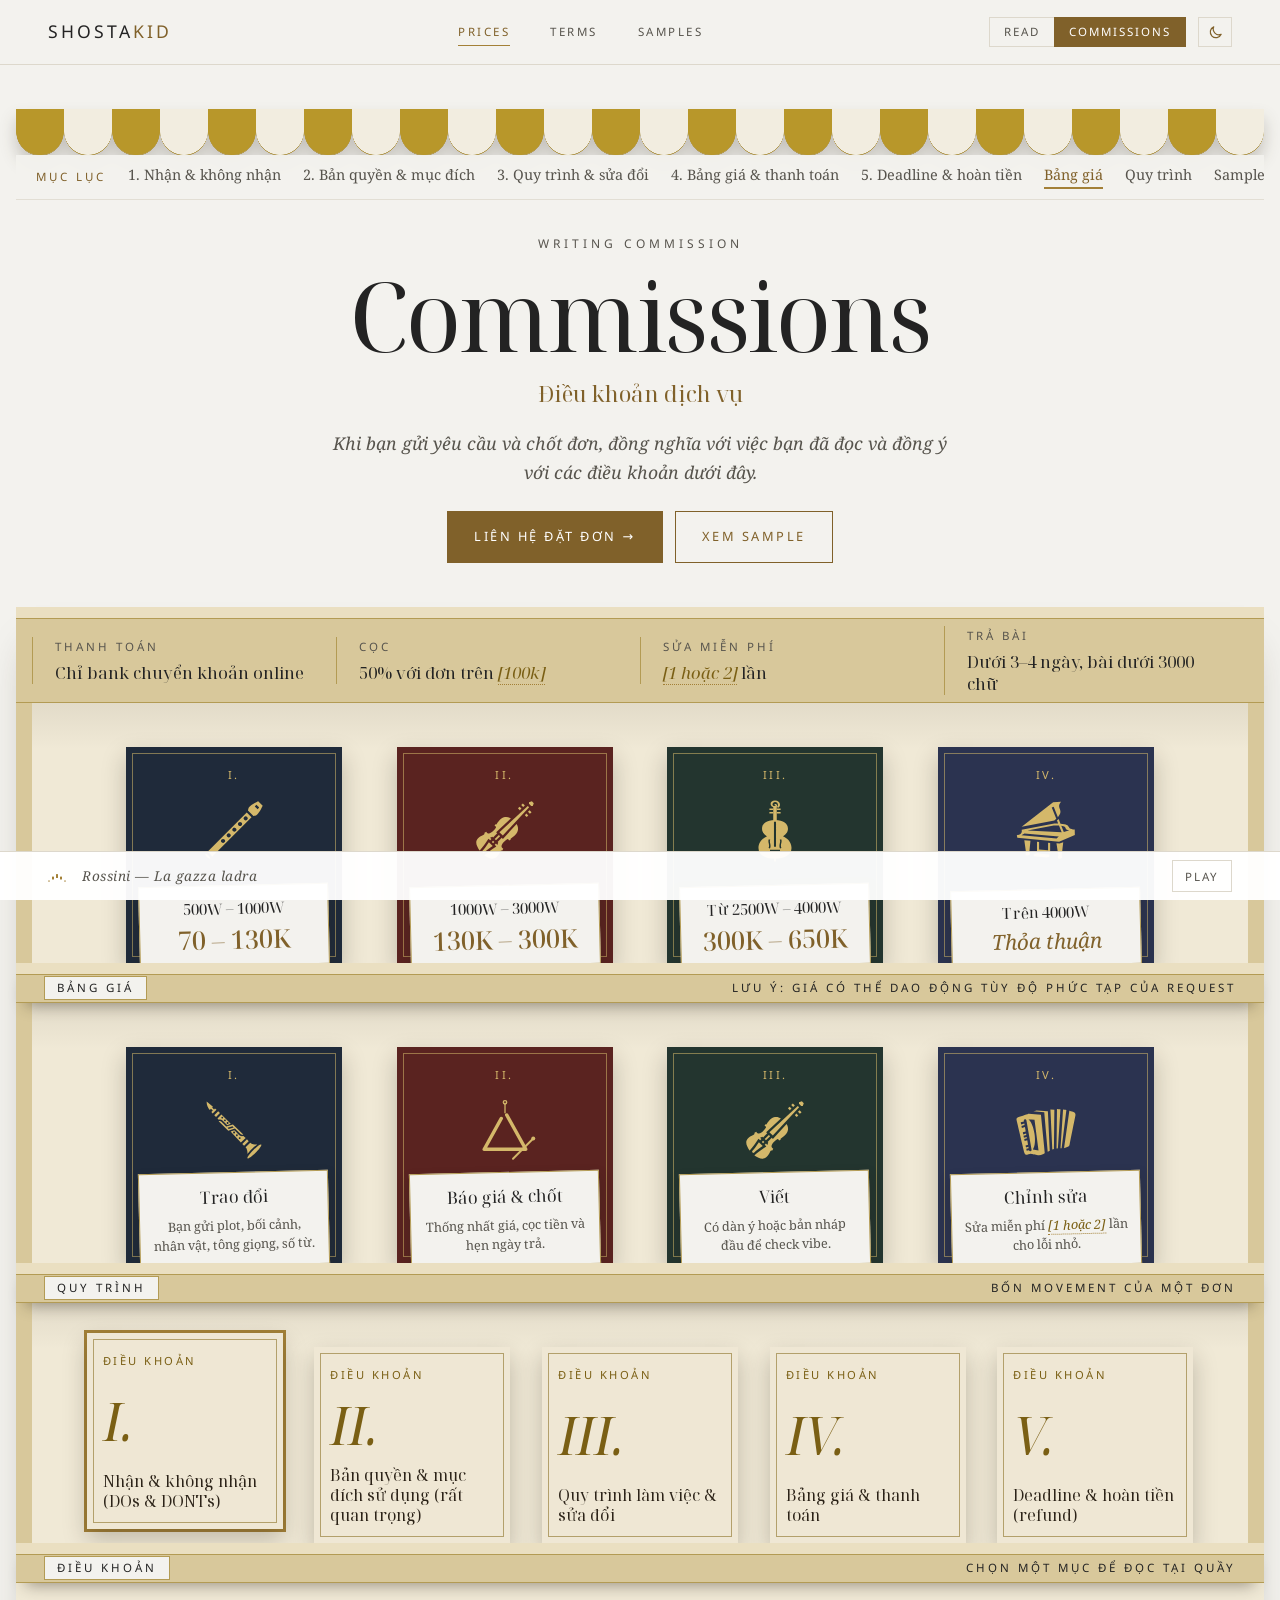
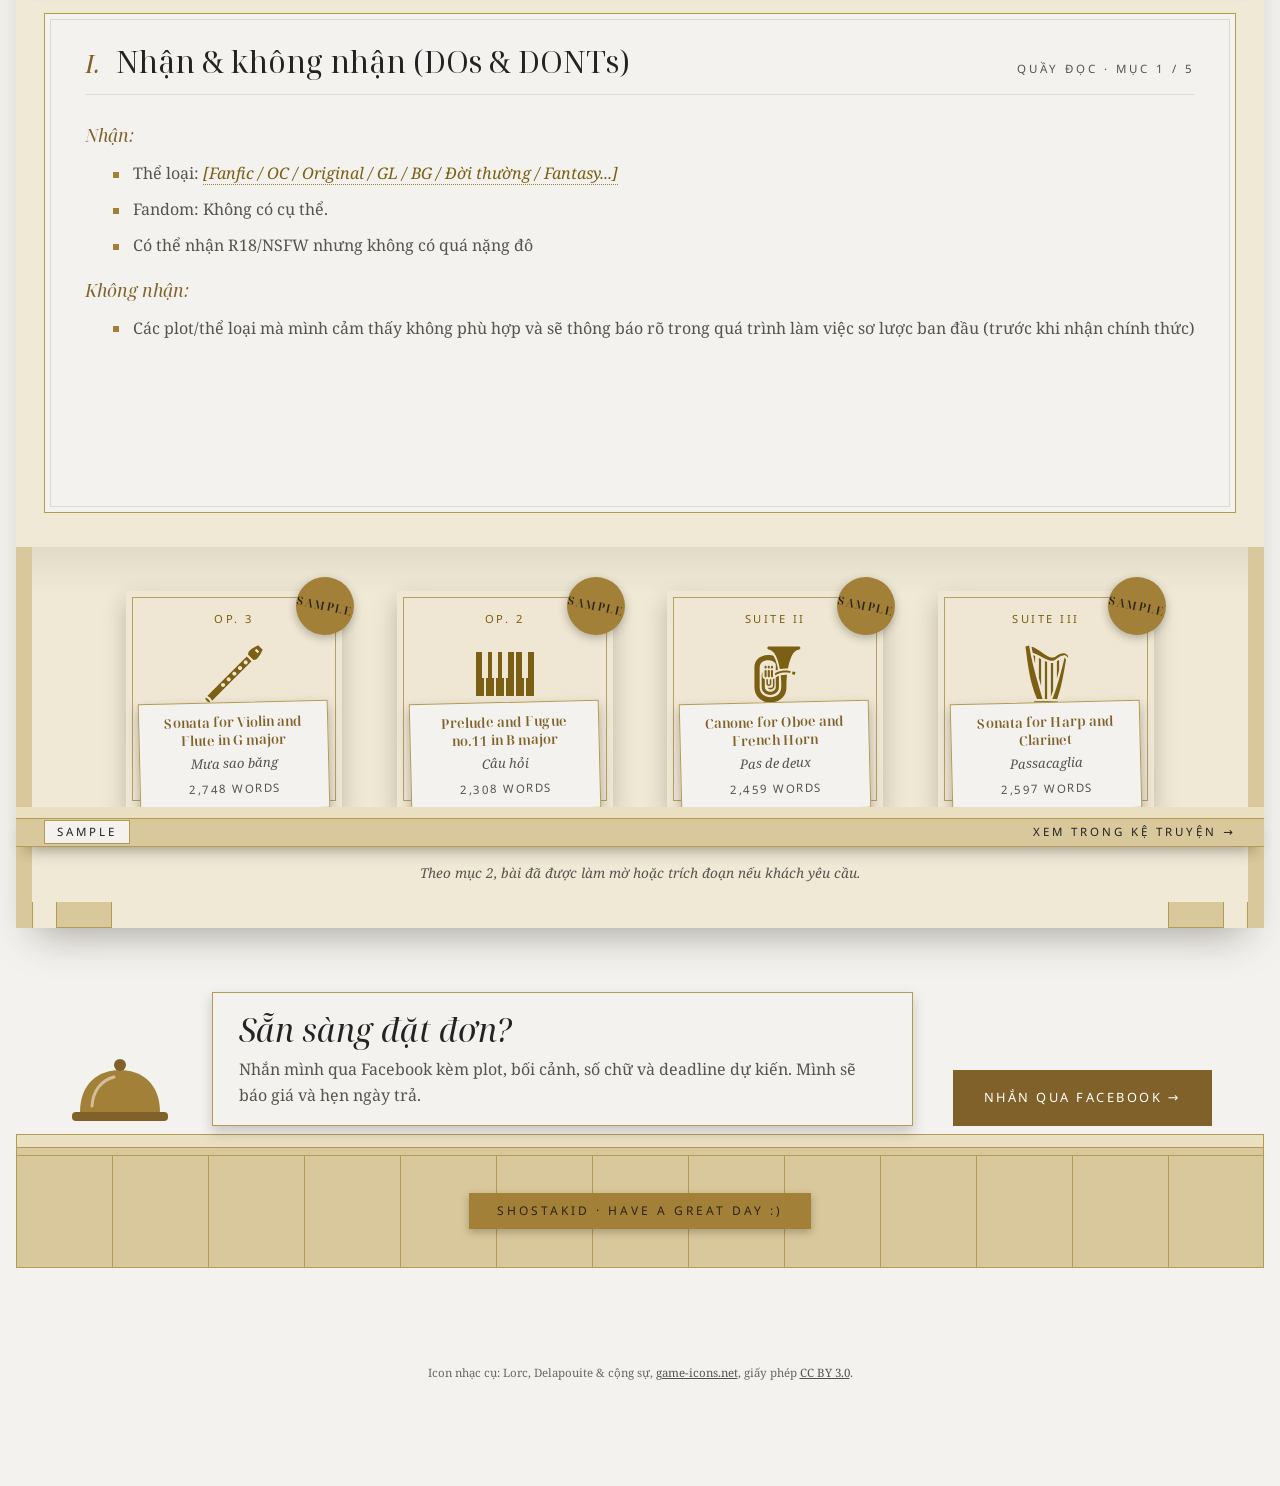
<file: commissions.html>
<!DOCTYPE html>
<html lang="vi">
<head>
<meta charset="UTF-8">
<meta name="viewport" content="width=device-width, initial-scale=1.0">
<title>Commission · Terms of Service · ShostaKid</title>
<link rel="icon" type="image/svg+xml" href="favicon.svg">
<link rel="apple-touch-icon" href="apple-touch-icon.png">
<link href="https://fonts.googleapis.com/css2?family=Noto+Sans:ital,wdth,wght@0,62.5..100,300..700;1,62.5..100,300..700&family=Noto+Serif+Display:ital,wght@0,400..600;1,400..600&family=Noto+Serif:ital,wght@0,400;0,500;1,400;1,500&display=swap" rel="stylesheet">
<link rel="stylesheet" href="commissions.css?v=4">
<!-- Tải sẵn web chính (và bản "vào thẳng") để bấm Read là tức thì. -->
<link rel="prefetch" href="index.html?vao=1">
<link rel="prefetch" href="style.css?v=19">
<link rel="prefetch" href="app.js?v=22">
<script>
/* Chọn theme trước khi vẽ — cùng khoá localStorage với web chính (sk-theme). */
try{document.documentElement.setAttribute('data-theme',localStorage.getItem('sk-theme')||'light')}catch(e){}
document.documentElement.classList.add('js');
</script>
</head>
<body>
<svg width="0" height="0" style="position:absolute" aria-hidden="true" focusable="false">
<symbol id="ic-flute" viewBox="0 0 512 512" fill="currentColor"><path fill="currentColor" d="M449.4 26.29c-5.4 2.56-14.6 7-27.2 14.14c-17.6 9.98-37.7 23.64-45.9 34.27c-1.8 2.33-5 10.39-6.8 17.25c-1.2 4.49-1.4 6.02-1.8 8.25l44 44c2.2-.4 3.8-.6 8.3-1.8c6.9-1.8 15-5 17.3-6.8c10.6-8.2 24.3-28.2 34.2-45.79c7.2-12.62 11.6-21.81 14.2-27.24zM435 54.32l22.7 22.63l-12.8 12.74l-22.7-22.63zm-77.1 61.48L42.49 431.3c7.86 3 15.66 8.3 22.77 15.4c7.09 7.1 12.37 14.9 15.42 22.7L396.1 154zm-8.3 30.7h.1a16 16 0 0 1 11.1 4.7a16 16 0 0 1 0 22.6a16 16 0 0 1-22.7 0a16 16 0 0 1 0-22.6a16 16 0 0 1 11.5-4.7m-45.1 45.3a16 16 0 0 1 11 4.6a16 16 0 0 1 0 22.7a16 16 0 0 1-22.6 0a16 16 0 0 1 0-22.7a16 16 0 0 1 11.6-4.6M259.2 237a16 16 0 0 1 11.1 4.7a16 16 0 0 1 0 22.6a16 16 0 0 1-22.6 0a16 16 0 0 1 0-22.6a16 16 0 0 1 11.5-4.7m-45.3 45.3h.1a16 16 0 0 1 11 4.7a16 16 0 0 1 0 22.6a16 16 0 0 1-22.6 0a16 16 0 0 1 0-22.6a16 16 0 0 1 11.5-4.7m-45.2 45.3a16 16 0 0 1 11.1 4.6a16 16 0 0 1 0 22.7a16 16 0 0 1-22.7 0a16 16 0 0 1 0-22.7a16 16 0 0 1 11.6-4.6M29.04 446.5c-1.44 0-2.13.4-2.25.5c-.21.2-1.2 2.3.43 7.5c1.7 5.2 5.87 12.1 12.02 18.2c6.15 6.2 13.01 10.4 18.24 12.1c5.16 1.6 7.29.6 7.5.4s1.2-2.4-.43-7.5c-1.69-5.2-5.87-12.1-12.02-18.3c-6.15-6.1-13.01-10.3-18.24-12c-1.93-.6-3.44-.8-4.58-.9z"/></symbol>
<symbol id="ic-violin" viewBox="0 0 512 512" fill="currentColor"><path fill="currentColor" d="m470.9 26l-23 7.69l-.1 12.66l17.8 17.81l12.7-.1l7.7-23.04zm-32.5 37l-227 210.5l27.2 27L449 73.57zm-39.6-19.33L385.7 56.7l15.6 15.5l13.5-12.53zm53.5 53.59l-12.5 13.54l15.5 15.4l13.1-13zm-79.6-27.52l-13 13.02l14.6 14.61l13.5-12.58zm54.5 54.46l-12.5 13.6l14.5 14.5l13.1-13.1zm-124 39.2c-28.7-17.5-72-25.4-116.3 47.8l-7.2-1.4l-7.3 13c3.8 1 13.5 8.2 12.4 12.1c-3.5 11.3-48.2 64.3-70.6 44.5c-2.9-2.6-5.8-5.7-8-9.6l-14.35 7.9c1.23 10-1.95 13.8-6.38 15.8c-82.975 36.6-64.15 78.6-33.01 126.9l3.11-3c22.09-22.2 43.62-54.6 62.73-82.7l6.1-9.3l13 13l10.1-10.1l-10.8-10.9l18.8-7.3l5.1 5.2l33.3-33.4c-2.9-3-5.9-6-8.9-8.9zm45.5 45.5L239 327l-8.9-8.9l-33.3 33.3l5 5.1l-7.1 18.9l-10.9-11l-10.1 10.2l12.8 12.9l-9.2 6.3c-27.6 18.9-60.6 40.6-82.61 62.7l-3.14 3c48.45 31.2 90.45 50 127.05-33c2-4.4 5.7-7.6 15.8-6.4l7.8-14.3c-3.8-2.3-7-5-9.6-8c-19.8-22.4 33.2-67.2 44.5-70.7c3.9-1.1 11 8.6 12.1 12.4l13-7.1l-1.4-7.2c73.2-44.3 65.4-87.7 47.9-116.3M206.9 295l-33.2 33.3l10.1 10.1l33.3-33.3zm-46.3 46.3l-10.2 10.1l10.2 10.1l10.1-10.1zm-33.4 13c-16.4 24.2-34.63 51-54.84 72l2.97 10.3l10.36 3c21.11-20.1 48.01-38.4 72.11-54.8z"/></symbol>
<symbol id="ic-cello" viewBox="0 0 512 512" fill="currentColor"><g transform="translate(256 0) scale(1.18 1) translate(-256 0)"><path fill-rule="evenodd" d="M256 176c-58 0-88 28-88 70c0 30 18 48 34 60c-26 14-58 42-58 94c0 58 50 86 112 86s112-28 112-86c0-52-32-80-58-94c16-12 34-30 34-60c0-42-30-70-88-70zM214 330c-10 22 10 44-2 70l10 3c12-28-8-50 2-70zM298 330c10 22-10 44 2 70l-10 3c-12-28 8-50-2-70zM222 414h68v10h-68zM249 190h14v200h-14z"/><path d="M244 64h24v118h-24z"/><path fill-rule="evenodd" d="M256 20c-18 0-30 12-30 28s12 26 28 26c10 0 16-6 16-14s-6-12-12-12a6 6 0 0 0 0 12c2 0 3 1 3 2s-2 4-6 4c-9 0-16-7-16-16s8-18 17-18c12 0 20 10 20 22c0 8-3 14-8 18l10 6c7-6 12-14 12-24c0-20-14-34-34-34z"/><path d="M218 84h26v12h-26zM268 84h26v12h-26zM218 112h26v12h-26zM268 112h26v12h-26z"/><path d="M251 484h10v24h-10z"/></g></symbol>
<symbol id="ic-grand-piano" viewBox="0 0 512 512" fill="currentColor"><path fill="currentColor" d="m376.3 30.6l-63.3 3L61.43 230.9l261.47-51.5c5.8-4.6 10.9-9 15.4-13.1L302 75.6l15.5-6.2l33.7 84.2c55.1-60.2-20.4-71.1 25.1-123M357 168l-13.2 11.9l9.6 24.1c-9.1-.4-19.2-.6-30.5-.7L61.43 254.9s.34 2.2.84 5.5c2.36 15.5-7.73 30.2-23.07 33.6c-8.93 2-16.61 3.7-16.61 3.7l3.95 21.2l334.16 30.5l126-53.9l-.9-43.4c-81.1-8.7-11.4-39.4-114-47zm-16.2 51.3c7.1.1 13.4.4 19 .7l21.5 53.8l-273.6-14.5l209.9-39.9c8.5-.1 16.2-.2 23.2-.1m37.6 2.4c56.8 7.8 14.9 32.1 65 36.5l-44.9 13.5zM83.78 284.8L358.4 307l-18.1 16.1l-280.68-25.9zm-1.35 53.6l13.65 97.1l-3.47 6.2l.36 15.8l17.13 1.6l17.1-6.2v-13.2l-4.8-3.9l9.1-93zM184 350.5V426l105.2 9v-75.2l-16.7-1.5V417l-71.8-6v-59zm209.8 2.7l-29.4 10.9l-24.8-2l15.6 99.4l-3.9 5.1l.8 18l17.1 1.7l15.9-7.4l.3-13.2l-3.9-3.9zm-208.7 89.6l-28.4 9.5l3.1 14.4l102.3 10.1l21-7.4l1.1-18.3z"/></symbol>
<symbol id="ic-clarinet" viewBox="0 0 512 512" fill="currentColor"><path fill="currentColor" d="M37.1 28.45c-.27 29.1 9.07 46.67 25.07 67.1l9.66-9.6l14.73 14.75l-11.46 11.4l9.81 12.6l31.19-31.25l-12.2-10.1l-7.83 7.8l-14.74-14.7l6.37-6.4zm92.2 78.25L98.11 138l14.09 14.1l31.3-31.2zm25.7 25.7l-31 31l10 10c10-4 22-1 30 7c15 14 37 37 37 37l29-11zm12 20c3 2 3 7 0 10s-7 3-10 0s-3-8 0-10c3.2-2.8 7.3-2.6 10 0m22 21c3 3 3 8 0 11c-3 2-8 2-11 0c-3-3-3-8 0-11c3.4-2.8 8.1-2.8 11 0M141.3 184c-2.9 0-5.5.5-7.9 1.3l76.8 76.7l53.2-17.2s28.4 27.6 44 42.7c6 5.9 14.9 7.7 22.8 4.8c-27.1-26.8-55.3-54-82.8-80.9l-53 17.1s-24.2-24.2-38.2-38.1c-4-4.1-9.3-6.3-14.9-6.4m68.7 10.4c3 3 3 8 0 11s-8 3-11 0c-2-3-2-8 0-11c3.4-2.8 8.1-2.8 11 0m34.2 31.3l9.5 9.3l-40.2 12.6l-9.3-9.3zm14.8 31.7l-30 11l9 9l73 79l38-37l-18-16l-1 1c-11 3-22 0-31-7c-15-16-40-40-40-40m3 13c3 3 3 8 0 11s-8 3-11 0s-3-8 0-11c4.3-2.7 7.1-2 11 0m22 22c3 3 3 8 0 11s-7 3-10 0s-3-8 0-11c3.3-1.9 7.1-1.9 10 0m23 23c3 3 3 8 0 11c-3 2-8 2-11 0c-3-3-3-8 0-11c3.4-2.8 8.1-2.8 11 0m52.7 15.5l-37.3 37.3l14.1 14.1l37.3-37.2zm26.2 26.3l-37.3 37.3c19.2 19.2 14.6 55.7 14.6 55.7s11.6-17.5 35.7-41.5l.5-.6c24.5-24.5 42.2-36.2 42.2-36.2s-36.5 4.5-55.7-14.7m85.5 14.5c-9.4 0-35.6 19.4-62.3 46.1c-30.4 30.4-50.7 59.5-45.2 64.9c5.4 5.5 34.5-14.8 64.9-45.2s50.7-59.5 45.2-64.9c-.6-.6-1.4-.9-2.6-.9"/></symbol>
<symbol id="ic-triangle" viewBox="0 0 512 512" fill="currentColor"><g fill="none" stroke="currentColor" stroke-linecap="round" stroke-linejoin="round"><path d="M226 164L90 410h332L270 136" stroke-width="28"/><path d="M256 118V40" stroke-width="10"/><circle cx="256" cy="34" r="14" stroke-width="10"/><path d="M320 486L482 324" stroke-width="16"/></g><circle cx="482" cy="324" r="16" fill="currentColor"/></symbol>
<symbol id="ic-accordion" viewBox="0 0 512 512" fill="currentColor"><path fill="currentColor" d="M343.8 87.8L340.3 403c3.5-1 7.1-1 10.7-2l20.6-310.4c-9.1-.95-19.1-2.31-27.8-2.8m48.6 4.2l-20.5 309h9L419 95.9s-9.8-1.9-26.6-3.9m-101.1.3L306.4 412c4.1-1 8.4-3 13-4l3.5-313.7zm-110.9 7.6c-8.8 2-17.7 4.2-26.6 6.7l88.2 7.8L269.5 430s6.1-4 16.4-9l-14.8-315.7zm262.4 1.5l-42.5 300.1s17.8-6.6 30.1-11.2c7.3-2.8 12.6-9 14.1-16.7c8.5-42.4 36.6-183.7 47.1-236.4c2.4-11.3-4.4-22.5-15.5-25.9c-15-4.5-33.3-9.9-33.3-9.9m-325.6 24.5s-56.64 18.6-84.95 28c-8.87 2.9-14.03 12.1-11.86 21.2C32.62 226.5 70.73 386.6 83.5 440c1.12 5 4.06 9 8.17 11c4.11 3 9.03 4 13.63 2c14-3 31.1-7 31.1-7s26.6 6 47.4 10c15.7 4 32.1 2 46.4-6c8.4-4 16-8 16-8l-30.6-308.5zm-4.8 43.3l51.6 4.4L196.1 419l-45.2-8c18.1-23.2 20.6-74.6 13.1-124.4c-7.9-53.2-27.4-104.5-51.5-116.9zm-23.2.5c4.84.2 9.09 3.7 9.96 8.7L140.6 414c1 6-2.8 11-8.5 12c-5.6 1-11-2-12-8l-.2-1l-18.4 5l-3.36-16l18.86-5l-1.7-10.4l-19.27 5.2l-3.43-16.3l19.8-5.4l-6.3-35.4l-20.87 5.7l-3.44-16.3l21.51-5.9l-1.9-10.3l-21.75 6l-3.44-16.3l22.37-6.2l-1.86-10.5l-22.71 6.2l-3.44-16.3l23.26-6.4l-6.27-35.7l-24.42 6.7l-3.44-16.3l24.97-6.9l-2.13-12l-25.36 6.9l-3.43-16.3l25.89-7.1l-1-5.7c-1-5.7 2.79-11.1 8.46-12.1c.71-.1 1.41-.2 2.1-.2"/></symbol>
<symbol id="ic-piano-keys" viewBox="0 0 512 512" fill="currentColor"><path fill="currentColor" d="M24 80v352h64V288H72V80zm96 0v208h-16v144h64V288h-16V80zm80 0v208h-16v144h64V288h-16V80zm80 0v208h-16v144h64V80zm64 0v352h64V288h-16V80zm96 0v208h-16v144h64V80z"/></symbol>
<symbol id="ic-tuba" viewBox="0 0 512 512" fill="currentColor"><path fill="currentColor" d="M207.1 35.3c-6.5 0-12 5-12.5 11.5s4 12.3 10.4 13.4c32.2 5.3 52.9 35.2 67.7 72.9c10 25.3 17.1 54.2 22.1 83.2c24.7-5.7 47.1-5.7 64.5-4c4.9-27.6 11.8-55.1 21.4-79.2c14.8-37.7 35.5-67.6 67.7-72.9c6.4-1.1 10.9-6.9 10.4-13.4s-6-11.5-12.5-11.5zm-6 68.5c-54.3.4-109.52 32.8-109.52 99.5v159.6C91.58 443 155.2 484 219.6 484c58.3 0 116.1-34 126.3-99.7c.5-1.4.7-2.7.6-4.2v-.1c.7-5.5 1-11.2 1-17.1v-41.7c.9-17.5 2.3-37.9 4.7-59.4c-13.5-1.1-31.1-.8-50.5 4.4c2.1 20.2 3.4 39.3 4.2 55.8v40.9c0 53.1-43.5 79.1-86.3 79.1s-86.3-26-86.3-79.1V203.3c0-47.9 48.6-63.4 86.3-56.2c20.4 3.9 39.1 14.5 42.8 33.4V227c6.2-2.7 12.4-5 18.5-6.9c-2.5-13.1-5.4-26.3-8.8-39.1c-7-26.2-16-50.9-28.2-70.5c-5.3-1.8-10.8-3.2-16.5-4.3c-8.6-1.6-17.4-2.4-26.3-2.4m-20.4 87.1c-4.5 0-8.3 3.7-8.3 8.3v4.2c0 4.6 3.8 8.4 8.3 8.4c4.6 0 8.4-3.8 8.4-8.4v-4.2c0-4.6-3.8-8.3-8.4-8.3m25.5 0c-4.5 0-8.3 3.7-8.3 8.3v4.2c0 4.6 3.8 8.4 8.3 8.4c4.6 0 8.4-3.8 8.4-8.4v-4.2c0-4.6-3.8-8.3-8.4-8.3m25.6 0c-4.5 0-8.3 3.7-8.3 8.3v4.2c0 4.6 3.8 8.4 8.3 8.4c4.6 0 8.4-3.8 8.4-8.4v-4.2c0-4.6-3.8-8.3-8.4-8.3M180.7 224c-4.5 0-8.3 3.7-8.3 8.2v41.2c0 4.6 3.8 8.3 8.3 8.3c4.6 0 8.4-3.7 8.4-8.3v-41.2c0-4.5-3.8-8.2-8.4-8.2m25.5 0c-4.5 0-8.3 3.7-8.3 8.2v41.2c0 4.6 3.8 8.3 8.3 8.3c4.6 0 8.4-3.7 8.4-8.3v-41.2c0-4.5-3.8-8.2-8.4-8.2m25.6 0c-4.5 0-8.3 3.7-8.3 8.2v41.2c0 4.6 3.8 8.3 8.3 8.3c4.6 0 8.4-3.7 8.4-8.3v-41.2c0-4.5-3.8-8.2-8.4-8.2m108.5 4c-23.3-.1-52.8 4.2-83.4 20v19c52-30 101.8-22 119.9-18l4.7-16c-8.5-2.2-23-4.9-41.2-5m56.5 8l-5.2 19l20.5 9.1l8.5-24.4zm-241 6.1c-4 8-6.4 18.8-6.4 33.9v84.1c0 40.9 34.2 62.9 69 62.9s69-22 69-62.9v-89.3c-8.2 3.2-16.6 7.2-25 12.4v76.9c0 25.6-22.4 37.6-44 37.6s-44-12-44-37.6v-62.6c-10.7-2.8-18.6-12.6-18.6-24.2zm95.9 48.3c-.9.7-1.8 1.4-2.8 2.1c-2.3 1.8-4.9 3.1-7.6 4l-1.2.4l-.9.3v53.4c0 10.9-8.7 16.2-17.2 16.2c-11.8 0-25.3-.1-25.3-.1c5.5 8.3 15.4 12.6 25.3 12.6c14.9 0 29.7-9.7 29.7-28.7zm-64.8 7.9v33.6c0 5.2 2.1 10.3 5.9 14.1c3.7 3.7 8.8 5.8 14.1 5.8s10.3-2.1 14.1-5.8c3.7-3.8 5.8-8.9 5.8-14.1v-33.6h-12.5v33.6c0 1.9-.8 3.8-2.2 5.2s-3.2 2.2-5.2 2.2s-3.9-.8-5.3-2.2s-2.2-3.3-2.2-5.2v-33.6z"/></symbol>
<symbol id="ic-harp" viewBox="0 0 512 512" fill="currentColor"><path fill="currentColor" d="m120.7 27.53l-28.93 8.56C112.1 187.8 125.6 321.9 183.9 455H228c-40-140.6-84.2-280.4-107.3-427.47m19.9 10.36c2.6 16.05 5.5 32.03 8.7 47.95c9.8 2.67 19.9 6.9 30.1 11.85c18.3 8.71 37.3 19.81 56.1 29.51s37.3 17.9 53.6 21.1c16.4 3.2 29.8 1.7 41.6-7c22.2-16.4 38.4-26.2 51.3-31.4c12.8-5.2 23.3-5.9 31.6-1.8c7.8 4 11.5 11.1 14.2 17.1l5.1-11.3c-7.3-12.9-18.1-21.38-32.9-23.26c-16.2-2.05-38.4 4.06-66 25.66c-14.4 11.3-33 9.7-50.6 2.8c-17.5-6.9-35.7-18.9-54.2-31.64c-18.6-12.74-37.3-26.21-54.8-35.98c-12.3-6.86-23.8-11.66-33.8-13.59m12.8 68.31q7.2 34.5 15.6 68.7v-62.2c-5.4-2.6-10.6-4.8-15.6-6.5M404.8 124c-27 110.6-55.1 223.8-97.7 331h38.6c34.5-94.4 51-203.5 70.3-311.3c-1.8-3.8-3-7.4-4.3-10.4c-2.3-5.3-4.3-8.1-6.3-9.1c-.2-.1-.4-.2-.6-.2M199 128.1v160.4c5.9 21.1 11.9 42.1 18 63.1V137.8c-6.1-3.2-12.1-6.5-18-9.7M361 142q-8.1 5.4-18 12.6V288h1c5.9-20.9 11.5-41.8 17-62.8zm-114 10.8V455h18V160.2c-6-2.2-12-4.7-18-7.4m66 14.3c-5.9.7-11.9.8-18 .2v269.8c6.3-16.4 12.3-32.9 18-49.6zM163.9 473l-15.1 16h214.4l-15.1-16z"/></symbol>
</svg>

<header class="cm-top">
  <div class="cm-top-in">
    <a class="cm-logo" href="index.html?vao=1#home">Shosta<span>Kid</span></a>
    <nav class="cm-links" aria-label="Commission">
      <a href="#prices" data-spy>Prices</a>
      <a href="#terms" data-spy>Terms</a>
      <a href="#samples" data-spy>Samples</a>
    </nav>
    <div class="cm-right">
      <div class="cm-zone" aria-label="Chuyển vùng">
        <a href="index.html?vao=1">Read</a><span aria-current="page">Commissions</span>
      </div>
      <button type="button" class="cm-icon cm-theme" id="themeBtn" aria-label="Đổi giao diện sáng/tối"><svg class="cm-ico i-moon" viewBox="0 0 24 24" aria-hidden="true"><path d="M20 14.5A8 8 0 0 1 9.5 4 8 8 0 1 0 20 14.5z"/></svg><svg class="cm-ico i-sun" viewBox="0 0 24 24" aria-hidden="true"><circle cx="12" cy="12" r="3.6"/><path d="M12 3.5v2M12 18.5v2M3.5 12h2M18.5 12h2M6 6l1.4 1.4M16.6 16.6 18 18M6 18l1.4-1.4M16.6 7.4 18 6"/></svg></button>
      <button type="button" class="cm-icon cm-burger" id="burger" aria-label="Mở menu" aria-expanded="false" aria-controls="menu">
        <svg width="22" height="22" viewBox="0 0 24 24" fill="none" stroke="currentColor" stroke-width="1.8" stroke-linecap="round" aria-hidden="true"><path d="M4 7h16M4 12h16M4 17h16"/></svg>
      </button>
    </div>
  </div>
  <nav class="cm-menu" id="menu" aria-label="Menu">
    <a href="#prices">Prices</a>
    <a href="#terms">Terms</a>
    <a href="#samples">Samples</a>
    <div class="cm-zone"><a href="index.html?vao=1">Read</a><span aria-current="page">Commissions</span></div>
    <button type="button" class="cm-icon" id="themeBtnM">Đổi sáng / tối</button>
  </nav>
</header>

<div class="cm-awning" aria-hidden="true"></div>

<main class="cm-wrap" id="top">
  <nav class="cm-toc" aria-label="Mục lục">
    <small>Mục lục</small>
    <a href="#tos-1" data-spy>1. Nhận &amp; không nhận</a>
    <a href="#tos-2" data-spy>2. Bản quyền &amp; mục đích</a>
    <a href="#tos-3" data-spy>3. Quy trình &amp; sửa đổi</a>
    <a href="#tos-4" data-spy>4. Bảng giá &amp; thanh toán</a>
    <a href="#tos-5" data-spy>5. Deadline &amp; hoàn tiền</a>
    <a href="#prices" data-spy>Bảng giá</a>
    <a href="#process" data-spy>Quy trình</a>
    <a href="#samples" data-spy>Sample</a>
    <a href="#contact" data-spy>Liên hệ</a>
  </nav>

  <section class="cm-hero">
    <div class="cm-eyebrow">Writing commission</div>
    <h1>Commissions</h1>
    <div class="cm-vi">Điều khoản dịch vụ</div>
    <p class="cm-lead">Khi bạn gửi yêu cầu và chốt đơn, đồng nghĩa với việc bạn đã đọc và đồng ý với các điều khoản dưới đây.</p>
    <div class="cm-cta">
      <a class="cm-btn solid" href="https://www.facebook.com/naamsclone" target="_blank" rel="noopener">Liên hệ đặt đơn →</a>
      <a class="cm-btn" href="#samples">Xem sample</a>
    </div>
  </section>

  <div class="cm-store">
    <div class="cm-facts" aria-label="Tóm tắt">
      <div class="cm-fact"><small>Thanh toán</small><b>Chỉ bank chuyển khoản online</b></div>
      <div class="cm-fact"><small>Cọc</small><b>50% với đơn trên <span class="ph">[100k]</span></b></div>
      <div class="cm-fact"><small>Sửa miễn phí</small><b><span class="ph">[1 hoặc 2]</span> lần</b></div>
      <div class="cm-fact"><small>Trả bài</small><b>Dưới 3–4 ngày, bài dưới 3000 chữ</b></div>
    </div>

    <section class="cm-shelf" id="prices" aria-labelledby="prices-h">
      <div class="cm-row">
        <div class="cm-disc" style="--cv:#1F2A3A">
          <div class="cm-cover"><i class="cm-ring"></i><span class="cm-no">I.</span><svg class="ic" aria-hidden="true"><use href="#ic-flute"/></svg></div>
          <div class="cm-plateb"><span class="cm-pw">500W – 1000W</span><span class="cm-price">70 – 130K</span></div>
        </div>
        <div class="cm-disc" style="--cv:#5A2320">
          <div class="cm-cover"><i class="cm-ring"></i><span class="cm-no">II.</span><svg class="ic" aria-hidden="true"><use href="#ic-violin"/></svg></div>
          <div class="cm-plateb"><span class="cm-pw">1000W – 3000W</span><span class="cm-price">130K – 300K</span></div>
        </div>
        <div class="cm-disc" style="--cv:#23352F">
          <div class="cm-cover"><i class="cm-ring"></i><span class="cm-no">III.</span><svg class="ic" aria-hidden="true"><use href="#ic-cello"/></svg></div>
          <div class="cm-plateb"><span class="cm-pw">Từ 2500W – 4000W</span><span class="cm-price">300K – 650K</span></div>
        </div>
        <div class="cm-disc" style="--cv:#2B3350">
          <div class="cm-cover"><i class="cm-ring"></i><span class="cm-no">IV.</span><svg class="ic" aria-hidden="true"><use href="#ic-grand-piano"/></svg></div>
          <div class="cm-plateb"><span class="cm-pw">Trên 4000W</span><span class="cm-price neg">Thỏa thuận</span></div>
        </div>
      </div>
      <div class="cm-plank"><span class="cm-plate"><h2 id="prices-h">Bảng giá</h2></span><span class="cm-pr">Lưu ý: giá có thể dao động tùy độ phức tạp của request</span></div>
    </section>

    <section class="cm-shelf" id="process" aria-labelledby="process-h">
      <div class="cm-row">
        <div class="cm-disc" style="--cv:#1F2A3A">
          <div class="cm-cover"><i class="cm-ring"></i><span class="cm-no">I.</span><svg class="ic" aria-hidden="true"><use href="#ic-clarinet"/></svg></div>
          <div class="cm-plateb"><span class="cm-pt">Trao đổi</span><span class="cm-pd">Bạn gửi plot, bối cảnh, nhân vật, tông giọng, số từ.</span></div>
        </div>
        <div class="cm-disc" style="--cv:#5A2320">
          <div class="cm-cover"><i class="cm-ring"></i><span class="cm-no">II.</span><svg class="ic" aria-hidden="true"><use href="#ic-triangle"/></svg></div>
          <div class="cm-plateb"><span class="cm-pt">Báo giá &amp; chốt</span><span class="cm-pd">Thống nhất giá, cọc tiền và hẹn ngày trả.</span></div>
        </div>
        <div class="cm-disc" style="--cv:#23352F">
          <div class="cm-cover"><i class="cm-ring"></i><span class="cm-no">III.</span><svg class="ic" aria-hidden="true"><use href="#ic-violin"/></svg></div>
          <div class="cm-plateb"><span class="cm-pt">Viết</span><span class="cm-pd">Có dàn ý hoặc bản nháp đầu để check vibe.</span></div>
        </div>
        <div class="cm-disc" style="--cv:#2B3350">
          <div class="cm-cover"><i class="cm-ring"></i><span class="cm-no">IV.</span><svg class="ic" aria-hidden="true"><use href="#ic-accordion"/></svg></div>
          <div class="cm-plateb"><span class="cm-pt">Chỉnh sửa</span><span class="cm-pd">Sửa miễn phí <span class="ph">[1 hoặc 2]</span> lần cho lỗi nhỏ.</span></div>
        </div>
      </div>
      <div class="cm-plank"><span class="cm-plate"><h2 id="process-h">Quy trình</h2></span><span class="cm-pr">Bốn movement của một đơn</span></div>
    </section>

    <section class="cm-shelf" id="terms" aria-labelledby="terms-h">
      <div class="cm-row cm-row-terms" role="group" aria-label="Chọn mục điều khoản">
        <button type="button" class="cm-disc term" data-term="0" aria-pressed="true" aria-controls="tos-1">
          <span class="cm-cover"><i class="cm-ring"></i><span class="cm-no">Điều khoản</span><span class="cm-roman">I.</span><span class="cm-tt">Nhận &amp; không nhận (DOs &amp; DONTs)</span></span>
        </button>
        <button type="button" class="cm-disc term" data-term="1" aria-pressed="false" aria-controls="tos-2">
          <span class="cm-cover"><i class="cm-ring"></i><span class="cm-no">Điều khoản</span><span class="cm-roman">II.</span><span class="cm-tt">Bản quyền &amp; mục đích sử dụng (rất quan trọng)</span></span>
        </button>
        <button type="button" class="cm-disc term" data-term="2" aria-pressed="false" aria-controls="tos-3">
          <span class="cm-cover"><i class="cm-ring"></i><span class="cm-no">Điều khoản</span><span class="cm-roman">III.</span><span class="cm-tt">Quy trình làm việc &amp; sửa đổi</span></span>
        </button>
        <button type="button" class="cm-disc term" data-term="3" aria-pressed="false" aria-controls="tos-4">
          <span class="cm-cover"><i class="cm-ring"></i><span class="cm-no">Điều khoản</span><span class="cm-roman">IV.</span><span class="cm-tt">Bảng giá &amp; thanh toán</span></span>
        </button>
        <button type="button" class="cm-disc term" data-term="4" aria-pressed="false" aria-controls="tos-5">
          <span class="cm-cover"><i class="cm-ring"></i><span class="cm-no">Điều khoản</span><span class="cm-roman">V.</span><span class="cm-tt">Deadline &amp; hoàn tiền (refund)</span></span>
        </button>
      </div>
      <div class="cm-plank"><span class="cm-plate"><h2 id="terms-h">Điều khoản</h2></span><span class="cm-pr">Chọn một mục để đọc tại quầy</span></div>
      <div class="cm-desk">
        <div class="cm-panel" id="tos-1" role="region" aria-labelledby="tos-1-h">
          <div class="cm-panel-head"><h3 id="tos-1-h"><i>I.</i>Nhận &amp; không nhận (DOs &amp; DONTs)</h3><span class="cm-counter">Quầy đọc · mục 1 / 5</span></div>
          <div class="cm-sec-body">
<div class="cm-sub">Nhận:</div>
          <div class="cm-li l2">Thể loại: <span class="ph">[Fanfic / OC / Original / GL / BG / Đời thường / Fantasy...]</span></div>
          <div class="cm-li l2">Fandom: Không có cụ thể.</div>
          <div class="cm-li l2">Có thể nhận R18/NSFW nhưng không có quá nặng đô</div>
          <div class="cm-sub">Không nhận:</div>
          <div class="cm-li l2">Các plot/thể loại mà mình cảm thấy không phù hợp và sẽ thông báo rõ trong quá trình làm việc sơ lược ban đầu (trước khi nhận chính thức)</div>
          </div>
        </div>
        <div class="cm-panel" id="tos-2" role="region" aria-labelledby="tos-2-h">
          <div class="cm-panel-head"><h3 id="tos-2-h"><i>II.</i>Bản quyền &amp; mục đích sử dụng (rất quan trọng)</h3><span class="cm-counter">Quầy đọc · mục 2 / 5</span></div>
          <div class="cm-sec-body">
<div class="cm-sub">Đối với khách:</div>
          <div class="cm-li l2">Bài viết chỉ dành cho <strong>MỤC ĐÍCH CÁ NHÂN</strong> (đọc, in ấn lưu niệm phi thương mại, tặng bạn bè...).</div>
          <div class="cm-li l2"><strong>TUYỆT ĐỐI KHÔNG:</strong> Dùng cho mục đích thương mại (bán lại kiếm tiền), không đem đi dự thi, không nạp/train dữ liệu vào các công cụ AI.</div>
          <div class="cm-li l2">Nếu đăng tải lại lên MXH, vui lòng <strong>ghi rõ credit/tên tác giả</strong> (Link Web của mình).</div>
          <div class="cm-sub">Đối với tác giả (mình):</div>
          <div class="cm-li l2">Mình giữ tác quyền (quyền tác giả) đối với bài viết.</div>
          <div class="cm-li l2">Mình có quyền trích đoạn ngắn hoặc làm mờ thông tin để đăng portfolio / show sample (Nếu bạn muốn giữ bí mật hoàn toàn không công khai, vui lòng báo trước <span class="ph">[có thể phụ thu nhẹ hoặc không tùy bạn]</span>).</div>
          </div>
        </div>
        <div class="cm-panel" id="tos-3" role="region" aria-labelledby="tos-3-h">
          <div class="cm-panel-head"><h3 id="tos-3-h"><i>III.</i>Quy trình làm việc &amp; sửa đổi</h3><span class="cm-counter">Quầy đọc · mục 3 / 5</span></div>
          <div class="cm-sec-body">
<div class="cm-num"><i>1.</i><div><b>Trao đổi:</b> Khách gửi thông tin (Plot, brief của plot, bối cảnh, thiết lập nhân vật, tông giọng, số từ dự kiến, deadline nếu có).</div></div>
          <div class="cm-num"><i>2.</i><div><b>Báo giá &amp; Chốt:</b> Thống nhất giá, cọc tiền và hẹn ngày trả.</div></div>
          <div class="cm-num"><i>3.</i><div><b>Tiến hành viết:</b></div></div>
          <div class="cm-li l2">Có thể gửi dàn ý chi tiết / bản nháp đoạn đầu để check vibe (nếu comm dài).</div>
          <div class="cm-li l2">Viết bản hoàn chỉnh.</div>
          <div class="cm-li l2">Nếu thời gian viết dự kiến dài hơn 5 ngày, sẽ bắt đầu cập nhật progress cho bạn 1 lần/2 ngày</div>
          <div class="cm-num"><i>4.</i><div><b>Chỉnh sửa:</b></div></div>
          <div class="cm-li l2">Được yêu cầu sửa miễn phí <b><span class="ph">[1 hoặc 2]</span></b> lần (chỉ áp dụng cho lỗi chính tả, OOC nhẹ, tinh chỉnh chi tiết nhỏ, diễn đạt).</div>
          <div class="cm-li l2"><b>Không hỗ trợ:</b> Đập đi viết lại toàn bộ, thay đổi hoàn toàn cốt truyện/thiết lập ban đầu đã chốt. Nếu muốn thay đổi lớn, tính phí phát sinh <b><span class="ph">[5% giá trị đơn]</span></b>.</div>
          </div>
        </div>
        <div class="cm-panel" id="tos-4" role="region" aria-labelledby="tos-4-h">
          <div class="cm-panel-head"><h3 id="tos-4-h"><i>IV.</i>Bảng giá &amp; thanh toán</h3><span class="cm-counter">Quầy đọc · mục 4 / 5</span></div>
          <div class="cm-sec-body">
<div class="cm-li"><b>Cách tính giá:</b> Tham khảo <a href="#prices">bảng giá</a> đi kèm.</div>
          <div class="cm-li"><b>Phương thức:</b> Chỉ nhận bank chuyển khoản online. Không nhận bất cứ hình thức thanh toán nào khác.</div>
          <div class="cm-li"><b>Quy định cọc:</b></div>
          <div class="cm-li l2">Dưới <span class="ph">[100k]</span>: Thanh toán <b>100%</b> trước khi viết.</div>
          <div class="cm-li l2">Đơn lớn hơn: Cọc trước <b>50%</b>, thanh toán 50% còn lại sau khi mình gửi bản final (có watermark/chụp màn hình) để nhận file text hoàn chỉnh.</div>
          </div>
        </div>
        <div class="cm-panel" id="tos-5" role="region" aria-labelledby="tos-5-h">
          <div class="cm-panel-head"><h3 id="tos-5-h"><i>V.</i>Deadline &amp; hoàn tiền (refund)</h3><span class="cm-counter">Quầy đọc · mục 5 / 5</span></div>
          <div class="cm-sec-body">
<div class="cm-li"><b>Thời gian trả bài:</b> Tùy vào độ dài và lịch cá nhân, thường sẽ dưới 3-4 ngày với các bài dưới 3000 chữ, cộng thêm 1-2 ngày với mỗi 1000 chữ dài hơn. Mình cũng sẽ thông báo/ước lượng trước deadline trả bài cho bạn để bạn chủ động. Nếu có việc bận đột xuất làm trễ hẹn, mình sẽ chủ động thông báo trước, và sẽ cân nhắc giảm giá tiền final theo 10% giá trị đơn (hoặc các khuyến mãi khác tùy theo trao đổi) nếu lịch bị trễ hơn 3 ngày.</div>
          <div class="cm-li"><b>Không nhận đơn quá gấp (ví dụ: Yêu cầu hoàn thành dưới 1-2 ngày)</b></div>
          <div class="cm-li"><b>Chính sách hoàn tiền:</b></div>
          <div class="cm-li l2"><b>Nếu mình hủy đơn:</b> Hoàn trả <b>100%</b> số tiền bạn đã cọc/thanh toán, nếu quá sát DL mới hủy sẽ đền bù thêm 5% giá trị đơn (dưới 2 ngày tính đến ngày DL đã hẹn)</div>
          <div class="cm-li l2"><b>Nếu khách tự ý hủy đơn:</b></div>
          <div class="cm-li l3">Chưa viết: Hoàn 100% giá trị đơn</div>
          <div class="cm-li l3">Đang viết dở: <b>Không hoàn lại cọc</b> (mình sẽ gửi lại phần đã viết cho bạn)</div>
          </div>
        </div>
      </div>
    </section>

    <section class="cm-shelf" id="samples" aria-labelledby="samples-h">
      <div class="cm-row">
        <div class="cm-disc light">
          <div class="cm-cover"><i class="cm-ring"></i><span class="cm-no">Op. 3</span><svg class="ic" aria-hidden="true"><use href="#ic-flute"/></svg></div>
          <span class="cm-badge">SAMPLE</span>
          <div class="cm-plateb"><span class="cm-st">Sonata for Violin and Flute in G major</span><span class="cm-ss">Mưa sao băng</span><span class="cm-sw">2,748 words</span></div>
        </div>
        <div class="cm-disc light">
          <div class="cm-cover"><i class="cm-ring"></i><span class="cm-no">Op. 2</span><svg class="ic" aria-hidden="true"><use href="#ic-piano-keys"/></svg></div>
          <span class="cm-badge">SAMPLE</span>
          <div class="cm-plateb"><span class="cm-st">Prelude and Fugue no.11 in B major</span><span class="cm-ss">Câu hỏi</span><span class="cm-sw">2,308 words</span></div>
        </div>
        <div class="cm-disc light">
          <div class="cm-cover"><i class="cm-ring"></i><span class="cm-no">Suite II</span><svg class="ic" aria-hidden="true"><use href="#ic-tuba"/></svg></div>
          <span class="cm-badge">SAMPLE</span>
          <div class="cm-plateb"><span class="cm-st">Canone for Oboe and French Horn</span><span class="cm-ss">Pas de deux</span><span class="cm-sw">2,459 words</span></div>
        </div>
        <div class="cm-disc light">
          <div class="cm-cover"><i class="cm-ring"></i><span class="cm-no">Suite III</span><svg class="ic" aria-hidden="true"><use href="#ic-harp"/></svg></div>
          <span class="cm-badge">SAMPLE</span>
          <div class="cm-plateb"><span class="cm-st">Sonata for Harp and Clarinet</span><span class="cm-ss">Passacaglia</span><span class="cm-sw">2,597 words</span></div>
        </div>
      </div>
      <div class="cm-plank"><span class="cm-plate"><h2 id="samples-h">Sample</h2></span><a class="cm-pr" href="index.html?vao=1#works?ship=Others">Xem trong kệ truyện →</a></div>
      <p class="cm-sample-note">Theo mục 2, bài đã được làm mờ hoặc trích đoạn nếu khách yêu cầu.</p>
    </section>
    <div class="cm-feet" aria-hidden="true"><span></span><span></span></div>
  </div>

  <section class="cm-contact" id="contact">
    <div class="cm-contact-in">
      <svg class="cm-bell" aria-hidden="true" width="104" height="70" viewBox="0 0 104 70"><path d="M12 56 C12 28 30 14 52 14 C74 14 92 28 92 56 Z" fill="var(--gold)"/><path d="M24 50 C25 34 34 24 46 21" fill="none" stroke="var(--on-head)" stroke-width="3" stroke-linecap="round" opacity="0.5"/><rect x="4" y="56" width="96" height="9" rx="4" fill="var(--gold-dark)"/><circle cx="52" cy="9" r="6" fill="var(--gold-dark)"/></svg>
      <div class="cm-contact-t"><b>Sẵn sàng đặt đơn?</b><span>Nhắn mình qua Facebook kèm plot, bối cảnh, số chữ và deadline dự kiến. Mình sẽ báo giá và hẹn ngày trả.</span></div>
      <a class="cm-btn solid" href="https://www.facebook.com/naamsclone" target="_blank" rel="noopener">Nhắn qua Facebook →</a>
    </div>
    <div class="cm-counter-plank" aria-hidden="true"></div>
    <div class="cm-floor"><span class="cm-plaque">ShostaKid · Have a great day :)</span></div>
  </section>
</main>

<footer class="cm-foot">Icon nhạc cụ: Lorc, Delapouite &amp; cộng sự, <a href="https://game-icons.net" target="_blank" rel="noopener">game-icons.net</a>, giấy phép <a href="https://creativecommons.org/licenses/by/3.0/" target="_blank" rel="noopener">CC BY 3.0</a>.</footer>

<div class="cm-music" id="music" role="region" aria-label="Nhạc nền">
  <div class="cm-music-in">
    <div class="cm-bars paused" id="bars"><span></span><span></span><span></span><span></span><span></span></div>
    <div class="cm-mtitle">Rossini — La gazza ladra</div>
    <button type="button" class="cm-mbtn" id="mbtn">Play</button>
  </div>
</div>
<audio id="audio" preload="none" loop><source src="https://github.com/ShostaKid/ShostaKid.github.io/releases/download/music-v1/Rossini.La.gazza.mp3" type="audio/mpeg"></audio>

<script src="commissions.js?v=3"></script>
</body>
</html>
</file>
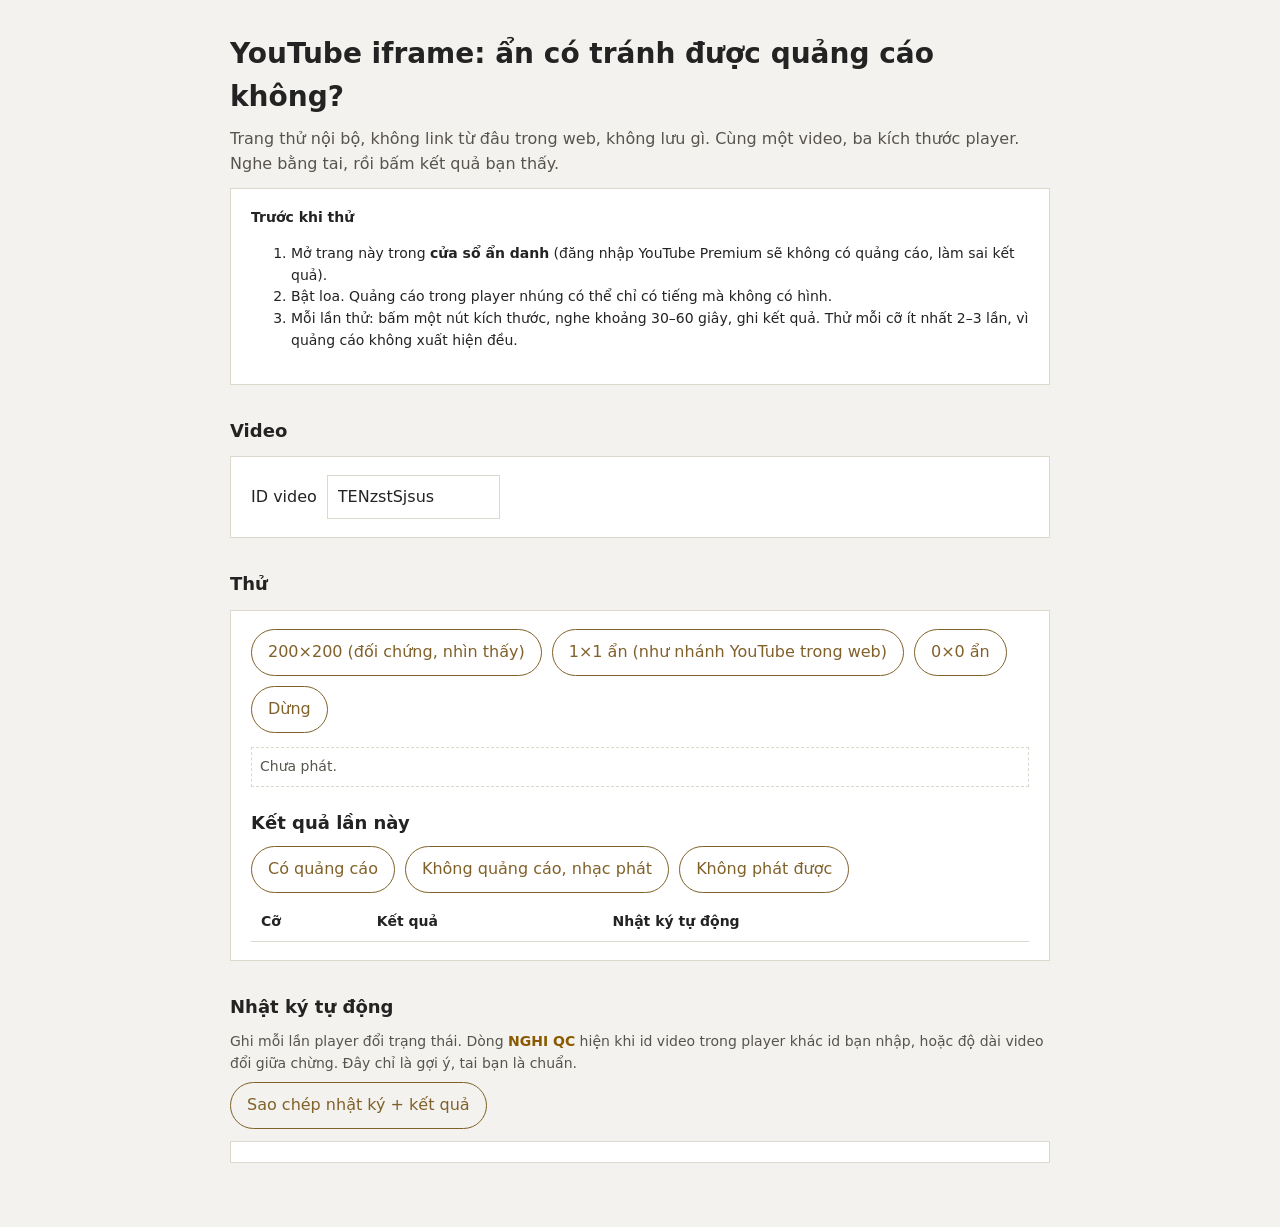
<file: yt-test.html>
<!doctype html>
<html lang="vi">
<head>
<meta charset="utf-8">
<meta name="viewport" content="width=device-width, initial-scale=1">
<meta name="robots" content="noindex, nofollow">
<title>YouTube iframe test</title>
<style>
:root{--bg:#F3F2EE;--card:#fff;--ink:#232323;--ink2:#57544D;--rule:#DDD8CC;--gold:#80612A;--ok:#2E6B3A;--bad:#9A3B22;--warn:#8A5A00}
@media (prefers-color-scheme:dark){:root{--bg:#151513;--card:#1F1E1B;--ink:#ECE9E1;--ink2:#B6B1A5;--rule:#3A372F;--gold:#CDAC6B;--ok:#7CC48A;--bad:#E48A63;--warn:#E0B454}}
*{box-sizing:border-box}
body{margin:0;background:var(--bg);color:var(--ink);font:16px/1.55 system-ui,-apple-system,"Segoe UI",Roboto,sans-serif}
main{max-width:860px;margin:0 auto;padding:32px 20px 64px}
h1{font-size:28px;margin:0 0 8px;font-weight:600}
h2{font-size:18px;margin:32px 0 10px;font-weight:600}
p{margin:8px 0;color:var(--ink2)}
.card{background:var(--card);border:1px solid var(--rule);padding:18px 20px;margin-top:12px}
.row{display:flex;flex-wrap:wrap;gap:10px;align-items:center}
button{font:inherit;padding:10px 16px;min-height:44px;border:1px solid var(--gold);background:transparent;color:var(--gold);border-radius:999px;cursor:pointer}
button:hover{background:var(--gold);color:var(--bg)}
button.solid{background:var(--gold);color:var(--bg)}
button:disabled{opacity:.45;cursor:default}
button:focus-visible{outline:2px solid var(--gold);outline-offset:2px}
label{display:flex;gap:8px;align-items:center;min-height:44px;cursor:pointer}
code{font:13px/1.4 ui-monospace,Menlo,Consolas,monospace}
#stage{margin:14px 0 0;min-height:24px;border:1px dashed var(--rule);padding:8px;display:flex;align-items:center;gap:12px;color:var(--ink2);font-size:14px}
#log{margin:12px 0 0;max-height:360px;overflow:auto;background:var(--card);border:1px solid var(--rule);padding:10px 12px;font:13px/1.5 ui-monospace,Menlo,Consolas,monospace;white-space:pre-wrap;word-break:break-word}
.flag{color:var(--warn);font-weight:600}.err{color:var(--bad)}.good{color:var(--ok)}
table{width:100%;border-collapse:collapse;font-size:14px;margin-top:10px}
th,td{text-align:left;padding:8px 10px;border-bottom:1px solid var(--rule);vertical-align:top}
th{font-weight:600}
.note{font-size:14px}
</style>
</head>
<body>
<main>
  <h1>YouTube iframe: ẩn có tránh được quảng cáo không?</h1>
  <p>Trang thử nội bộ, không link từ đâu trong web, không lưu gì. Cùng một video, ba kích thước player. Nghe bằng tai, rồi bấm kết quả bạn thấy.</p>

  <div class="card note">
    <strong>Trước khi thử</strong>
    <ol>
      <li>Mở trang này trong <strong>cửa sổ ẩn danh</strong> (đăng nhập YouTube Premium sẽ không có quảng cáo, làm sai kết quả).</li>
      <li>Bật loa. Quảng cáo trong player nhúng có thể chỉ có tiếng mà không có hình.</li>
      <li>Mỗi lần thử: bấm một nút kích thước, nghe khoảng 30–60 giây, ghi kết quả. Thử mỗi cỡ ít nhất 2–3 lần, vì quảng cáo không xuất hiện đều.</li>
    </ol>
  </div>

  <h2>Video</h2>
  <div class="card">
    <div class="row">
      <label for="vid">ID video</label>
      <input id="vid" type="text" value="TENzstSjsus" size="14" spellcheck="false" autocomplete="off" style="font:inherit;padding:8px 10px;min-height:44px;border:1px solid var(--rule);background:transparent;color:var(--ink)">
      <span id="vidinfo" style="color:var(--ink2);font-size:14px"></span>
    </div>
  </div>

  <h2>Thử</h2>
  <div class="card">
    <div class="row" role="group" aria-label="Kích thước player">
      <button type="button" data-mode="200">200×200 (đối chứng, nhìn thấy)</button>
      <button type="button" data-mode="1">1×1 ẩn (như nhánh YouTube trong web)</button>
      <button type="button" data-mode="0">0×0 ẩn</button>
      <button type="button" id="stop">Dừng</button>
    </div>
    <div id="stage" aria-live="polite">Chưa phát.</div>
    <h2 style="margin-top:22px">Kết quả lần này</h2>
    <div class="row" role="group" aria-label="Ghi kết quả">
      <button type="button" class="res" data-res="Có quảng cáo (nghe/thấy)">Có quảng cáo</button>
      <button type="button" class="res" data-res="Không quảng cáo, nhạc phát">Không quảng cáo, nhạc phát</button>
      <button type="button" class="res" data-res="Không phát được / bị chặn">Không phát được</button>
    </div>
    <table id="tbl" aria-label="Bảng kết quả"><thead><tr><th>Cỡ</th><th>Kết quả</th><th>Nhật ký tự động</th></tr></thead><tbody></tbody></table>
  </div>

  <h2>Nhật ký tự động</h2>
  <p class="note">Ghi mỗi lần player đổi trạng thái. Dòng <span class="flag">NGHI QC</span> hiện khi id video trong player khác id bạn nhập, hoặc độ dài video đổi giữa chừng. Đây chỉ là gợi ý, tai bạn là chuẩn.</p>
  <div class="row"><button type="button" id="copy">Sao chép nhật ký + kết quả</button><span id="copied" style="color:var(--ok);font-size:14px"></span></div>
  <div id="log" role="log" aria-live="off"></div>
</main>

<script>
(function(){
"use strict";
var $ = function(id){return document.getElementById(id)};
var STATES = {"-1":"chưa bắt đầu","0":"kết thúc","1":"đang phát","2":"tạm dừng","3":"đệm","5":"đã nạp"};
var player = null, mode = null, expectId = '', baseDur = 0, poll = null, t0 = 0, flagged = false, apiReady = false, pending = null;
var results = [], lastAuto = '';

function now(){ return ((Date.now()-t0)/1000).toFixed(1).padStart(5,' ')+'s'; }
function log(msg, cls){
  var el = $('log'), d = document.createElement('div');
  if(cls) d.className = cls;
  d.textContent = now()+'  '+msg;
  el.appendChild(d); el.scrollTop = el.scrollHeight;
}
function stage(msg){ $('stage').textContent = msg; }
function modeLabel(m){ return m==='200'?'200×200':m==='1'?'1×1 ẩn':'0×0 ẩn'; }

function parseId(v){
  v = (v||'').trim();
  var m = v.match(/(?:youtu\.be\/|v=|embed\/)([A-Za-z0-9_-]{11})/);
  if(m) return m[1];
  return /^[A-Za-z0-9_-]{11}$/.test(v) ? v : '';
}
$('vid').addEventListener('input', function(){
  var id = parseId($('vid').value);
  $('vidinfo').textContent = id ? '' : 'ID gồm 11 ký tự';
});

/* API loader: chỉ nạp khi bấm lần đầu */
function loadApi(cb){
  if(apiReady) return cb();
  pending = cb;
  if(document.getElementById('yt-api')) return;
  window.onYouTubeIframeAPIReady = function(){ apiReady = true; var f = pending; pending = null; if(f) f(); };
  var s = document.createElement('script'); s.id = 'yt-api'; s.src = 'https://www.youtube.com/iframe_api';
  s.onerror = function(){ log('Không nạp được YouTube iframe API (mạng / chặn quảng cáo / chặn domain).','err'); stage('Không nạp được API.'); };
  document.head.appendChild(s);
}

function destroy(){
  if(poll){ clearInterval(poll); poll = null; }
  if(player && player.destroy){ try{ player.destroy(); }catch(e){} }
  player = null;
  var h = $('host'); if(h) h.remove();
}

function start(m){
  var id = parseId($('vid').value);
  if(!id){ stage('Nhập ID video hợp lệ (11 ký tự).'); return; }
  destroy();
  mode = m; expectId = id; baseDur = 0; flagged = false; t0 = Date.now();
  $('log').appendChild(document.createElement('hr'));
  log('=== Thử '+modeLabel(m)+' · video '+id+' ===');
  stage('Đang nạp player '+modeLabel(m)+' …');
  loadApi(function(){ build(m, id); });
}

function build(m, id){
  var host = document.createElement('div'); host.id = 'host';
  var inner = document.createElement('div'); inner.id = 'yt-slot'; host.appendChild(inner);
  if(m==='200'){
    host.style.cssText = 'margin-top:12px;width:200px;height:200px';
    $('stage').after(host);
  } else {
    /* Giống nhánh YouTube trong app.js: cố định, ngoài màn hình, trong suốt, không nhận chuột */
    var s = m==='1' ? '1px' : '0px';
    host.style.cssText = 'position:fixed;width:'+s+';height:'+s+';bottom:-10px;left:-10px;opacity:0;pointer-events:none;overflow:hidden';
    document.body.appendChild(host);
  }
  var size = m==='200' ? 200 : (m==='1' ? 1 : 0);
  player = new YT.Player('yt-slot', {
    width: String(size), height: String(size), videoId: id,
    playerVars: { autoplay:1, controls: m==='200'?1:0, rel:0, playsinline:1, enablejsapi:1, origin: location.origin },
    events: {
      onReady: function(){ log('onReady'); try{ player.playVideo(); }catch(e){} },
      onStateChange: onState,
      onError: function(e){
        var why = {2:'tham số sai',5:'lỗi HTML5',100:'video không còn / riêng tư',101:'chủ video cấm nhúng',150:'chủ video cấm nhúng'}[e.data]||'không rõ';
        log('LỖI '+e.data+' ('+why+')','err'); stage('Lỗi '+e.data+': '+why);
      },
      onAutoplayBlocked: function(){ log('Trình duyệt chặn tự phát. Bấm lại nút, hoặc bấm vào player.','err'); }
    }
  });
  poll = setInterval(tick, 1000);
}

function info(){
  var o = {};
  try{ var vd = player.getVideoData(); o.id = vd && vd.video_id; o.title = vd && vd.title; }catch(e){}
  try{ o.dur = Math.round(player.getDuration()||0); }catch(e){}
  try{ o.cur = Math.round(player.getCurrentTime()||0); }catch(e){}
  return o;
}
function onState(e){
  var o = info();
  log('state '+e.data+' ('+(STATES[e.data]||'?')+')  id='+(o.id||'?')+'  t='+o.cur+'/'+o.dur+'s');
  if(e.data===1) stage('Đang phát ('+modeLabel(mode)+'). Nghe và ghi kết quả.');
  if(e.data===0) stage('Video kết thúc.');
  check(o);
}
function tick(){
  if(!player || !player.getPlayerState) return;
  var o = info();
  if(player.getPlayerState()===1) check(o);
}
function check(o){
  if(!o.id) return;
  if(o.id !== expectId && !flagged){ flagged = true; log('NGHI QC: id trong player ('+o.id+') khác id nhập ('+expectId+')','flag'); }
  if(o.dur){
    if(!baseDur && o.id===expectId) baseDur = o.dur;
    else if(baseDur && Math.abs(o.dur-baseDur)>2 && o.id===expectId && !flagged){ flagged = true; log('NGHI QC: độ dài đổi '+baseDur+'s → '+o.dur+'s','flag'); }
  }
}

document.querySelectorAll('[data-mode]').forEach(function(b){
  b.addEventListener('click', function(){ start(b.getAttribute('data-mode')); });
});
$('stop').addEventListener('click', function(){ destroy(); mode = null; stage('Đã dừng.'); if(t0) log('dừng'); });

document.querySelectorAll('.res').forEach(function(b){
  b.addEventListener('click', function(){
    if(!mode){ stage('Chưa thử cỡ nào. Bấm một nút kích thước trước.'); return; }
    var r = b.getAttribute('data-res');
    results.push({mode:mode, res:r, auto: flagged ? 'có dòng NGHI QC' : 'không có dòng nghi'});
    log('KẾT QUẢ ('+modeLabel(mode)+'): '+r,'good');
    var tr = document.createElement('tr');
    [modeLabel(mode), r, flagged ? 'có dòng NGHI QC' : 'không có dòng nghi'].forEach(function(t){ var td = document.createElement('td'); td.textContent = t; tr.appendChild(td); });
    $('tbl').tBodies[0].appendChild(tr);
  });
});

$('copy').addEventListener('click', function(){
  var txt = 'yt-test · video '+parseId($('vid').value)+'\n'
    + results.map(function(r){return '- '+modeLabel(r.mode)+': '+r.res+' ('+r.auto+')';}).join('\n')
    + '\n\n'+$('log').innerText;
  var done = function(ok){ $('copied').textContent = ok ? 'Đã sao chép' : 'Không sao chép được, hãy chọn và copy tay'; setTimeout(function(){ $('copied').textContent=''; }, 3000); };
  if(navigator.clipboard && navigator.clipboard.writeText){ navigator.clipboard.writeText(txt).then(function(){done(true)}, function(){done(false)}); }
  else done(false);
});
})();
</script>
</body>
</html>
</file>
<file: commissions.css>
/* Cùng bộ biến màu với style.css của web chính, để sau này gộp/đổi theme là khớp. */
*{margin:0;padding:0;box-sizing:border-box}
:root{
  --f-display:"Noto Serif Display","Noto Serif",Georgia,serif;--f-serif:"Noto Serif",Georgia,serif;--f-sans:"Noto Sans",system-ui,sans-serif;
  --cream:#F3F2EE;--cream2:#FFFFFF;--gold:#A38037;--gold-light:#C2A060;--gold-dark:#80612A;
  --ink:#232323;--ink2:#57544D;--ink3:#6B675F;--border:#DDD8CC;
  --ui:#57544D;--ui-head:#80612A;--hair:#E2DED4;--on-head:#FFFFFF;
  --ph:#7A5F14;            /* chữ placeholder [chưa điền] */
  /* Tiệm đĩa: gỗ kệ, mái hiên, nền lòng kệ */
  --plank-top:#EADFC1;--plank-front:#D8C89B;--plank-edge:#B39B54;--back:#F0E9D6;
  --awn-a:#B8972A;--awn-b:#F2EDE0;
  --badge-ink:#2C2318;     /* chữ trên nền vàng (huy hiệu SAMPLE, bảng tên sàn) */
  --cover-light:#EFE7D4;--cover-ink:#7A5F14;   /* bìa đĩa sáng: chữ 4.9:1 */
  --cover-gold:#D4B86A;    /* chữ + icon trên bìa đĩa tối */
}
[data-theme="dark"]{
  --cream:#181818;--cream2:#212121;--gold:#C2A060;--gold-light:#D3B57A;--gold-dark:#CDAC6B;
  --ink:#ECECEC;--ink2:#B4B4B4;--ink3:#8A8A8A;--border:#383838;
  --ui:#B4B4B4;--ui-head:#CDAC6B;--hair:#333333;--on-head:#181818;
  --ph:#E0BB62;
  --plank-top:#3B3020;--plank-front:#2A2116;--plank-edge:#6A5630;--back:#1A1A1A;
  --awn-a:#C9A84C;--awn-b:#1F1911;
  --badge-ink:#151515;
}
html{scroll-behavior:smooth;scroll-padding-top:84px}
body{background:var(--cream);color:var(--ink);font-family:var(--f-serif);min-height:100vh;overflow-x:hidden;line-height:1.7}
a{color:var(--ui-head)}
a:focus-visible,button:focus-visible{outline:2px solid var(--gold);outline-offset:3px}

/* ---------- thanh trên ---------- */
.cm-top{position:sticky;top:0;z-index:50;background:color-mix(in srgb,var(--cream) 96%,transparent);border-bottom:1px solid var(--border)}
.cm-top-in{max-width:1440px;margin:0 auto;height:64px;padding:0 3rem;display:flex;align-items:center;justify-content:space-between;gap:1.5rem}
.cm-logo{font-family:var(--f-sans);font-size:1.1rem;letter-spacing:3px;text-transform:uppercase;color:var(--ink);text-decoration:none;white-space:nowrap}
.cm-logo span{color:var(--gold-dark)}
.cm-links{display:flex;gap:2.5rem}
.cm-links a{font-family:var(--f-sans);font-size:.72rem;letter-spacing:2.5px;text-transform:uppercase;text-decoration:none;color:var(--ink2);padding:4px 0;border-bottom:1px solid transparent;transition:color .2s}
.cm-links a:hover,.cm-links a.on{color:var(--ui-head);border-bottom-color:var(--gold)}
.cm-right{display:flex;align-items:center;gap:12px}
/* Nút chuyển vùng: hai nửa dính nhau, nửa đang đứng được tô vàng. */
.cm-zone{display:flex}
.cm-zone a,.cm-zone span{height:30px;display:flex;align-items:center;padding:0 14px;border:1px solid var(--border);font-family:var(--f-sans);font-size:.72rem;letter-spacing:2px;text-transform:uppercase;text-decoration:none;color:var(--ui)}
.cm-zone a{border-right:0}
.cm-zone a:hover{color:var(--ui-head);border-color:var(--gold)}
.cm-zone span{background:var(--gold-dark);border-color:var(--gold-dark);color:var(--on-head)}
.cm-icon{background:none;border:1px solid var(--border);color:var(--ui-head);cursor:pointer;width:34px;height:30px;display:flex;align-items:center;justify-content:center;font-size:1rem;line-height:1}
.cm-icon:hover{border-color:var(--gold)}
.cm-burger{display:none;width:44px;height:44px}

/* ---------- mái hiên: sọc vàng/kem, mỗi sọc rộng 48px kết thúc bằng nửa vòng ---------- */
.cm-awning{position:relative;max-width:1248px;margin:44px auto 0;height:46px;
  background:
    radial-gradient(circle at 24px 0,var(--awn-a) 23.5px,transparent 24px) 0 100%/96px 24px repeat-x,
    radial-gradient(circle at 72px 0,var(--awn-b) 23.5px,transparent 24px) 0 100%/96px 24px repeat-x,
    linear-gradient(90deg,var(--awn-a) 50%,var(--awn-b) 50%) 0 0/96px 22px repeat-x;
  filter:drop-shadow(0 1px 0 var(--plank-edge)) drop-shadow(0 10px 8px rgba(44,35,24,.22))}

/* ---------- khung nội dung ---------- */
.cm-wrap{max-width:1248px;margin:0 auto;padding:0 0 4rem;display:flex;flex-direction:column;gap:0}
.cm-eyebrow{font-family:var(--f-sans);font-size:.75rem;letter-spacing:4px;text-transform:uppercase;color:var(--ui)}
.cm-hero{display:flex;flex-direction:column;align-items:center;text-align:center;gap:1rem;padding:40px 20px 44px}
.cm-hero h1{font-family:var(--f-display);font-style:normal;font-weight:400;font-size:clamp(2.6rem,13vw,6rem);line-height:.92;letter-spacing:-.02em;color:var(--ink)}
.cm-vi{font-family:var(--f-display);font-size:1.4rem;color:var(--gold-dark)}
.cm-lead{font-size:1.1rem;font-style:italic;color:var(--ink2);max-width:640px;line-height:1.65}
.cm-cta{display:flex;flex-wrap:wrap;justify-content:center;gap:12px;margin-top:.5rem}
.cm-btn{display:inline-flex;align-items:center;justify-content:center;gap:.5rem;min-height:52px;padding:0 26px;font-family:var(--f-sans);font-size:.8rem;letter-spacing:2.5px;text-transform:uppercase;text-decoration:none;border:1px solid var(--ui-head);color:var(--ui-head);background:transparent;cursor:pointer}
.cm-btn.solid{background:var(--ui-head);color:var(--on-head)}
.cm-btn:hover{border-color:var(--gold);box-shadow:0 0 0 1px var(--gold)}

/* Chỗ chưa điền: luôn nhìn ra được là còn thiếu. */
.ph{color:var(--ph);font-style:italic;border-bottom:1px dotted var(--gold)}

/* ---------- mục lục: cột trôi bên trái khi đủ rộng, dải ngang dính đầu trang khi vừa, ẩn trên điện thoại ---------- */
.cm-toc{display:flex;flex-direction:column;gap:12px}
.cm-toc small{font-family:var(--f-sans);font-size:.72rem;letter-spacing:3px;text-transform:uppercase;color:var(--ui-head);margin-bottom:2px}
.cm-toc a{font-size:.9rem;line-height:1.4;text-decoration:none;color:var(--ink2);border-left:2px solid transparent;padding-left:12px}
.cm-toc a:hover,.cm-toc a.on{color:var(--ui-head);border-left-color:var(--gold)}
@media (min-width:1700px){
  .cm-toc{position:fixed;left:calc(50% - 838px);top:110px;width:190px;z-index:5}
}
@media (min-width:821px) and (max-width:1699px){
  html{scroll-padding-top:132px}
  .cm-toc{position:sticky;top:64px;z-index:40;flex-direction:row;align-items:center;gap:22px;overflow-x:auto;white-space:nowrap;padding:10px 20px;margin-bottom:-6px;background:color-mix(in srgb,var(--cream) 96%,transparent);border-bottom:1px solid var(--hair)}
  .cm-toc small{margin:0}
  .cm-toc a{border-left:0;border-bottom:2px solid transparent;padding:0 0 2px}
  .cm-toc a:hover,.cm-toc a.on{border-bottom-color:var(--gold)}
}

/* ---------- tủ kệ: hai thanh gỗ hai bên, lòng kệ tối hơn nền ---------- */
.cm-store{width:100%;padding:0 16px;background:var(--back);
  box-shadow:inset 16px 0 0 var(--plank-front),inset -16px 0 0 var(--plank-front),inset 17px 0 0 var(--plank-edge),inset -17px 0 0 var(--plank-edge),0 24px 40px -20px rgba(44,35,24,.4)}
.cm-facts{display:grid;grid-template-columns:repeat(4,minmax(0,1fr));align-items:center;min-height:96px;margin:0 -16px;padding:12px 16px 0;
  background:linear-gradient(to bottom,var(--plank-top) 0,var(--plank-top) 11px,var(--plank-edge) 11px,var(--plank-edge) 12px,var(--plank-front) 12px);border-bottom:1px solid var(--plank-edge)}
.cm-fact{display:flex;flex-direction:column;gap:6px;padding:0 22px;border-left:1px solid var(--plank-edge)}
.cm-fact small{font-family:var(--f-sans);font-size:.72rem;letter-spacing:3px;text-transform:uppercase;color:var(--ink2)}
.cm-fact b{font-family:var(--f-display);font-weight:400;font-size:1.06rem;line-height:1.3;color:var(--ink)}

.cm-shelf{position:relative;background:linear-gradient(to bottom,rgba(44,35,24,.07),transparent 46px),var(--back)}
.cm-row{display:flex;justify-content:center;align-items:flex-end;gap:60px;padding:44px 40px 0;position:relative;z-index:1}
/* Tấm bảng tên gỗ dưới mỗi kệ: đĩa đứng trên nó. */
.cm-plank{position:relative;z-index:2;height:40px;margin:0 -16px;padding:13px 28px 0;display:flex;justify-content:space-between;align-items:flex-start;gap:12px;
  background:linear-gradient(to bottom,var(--plank-top) 0,var(--plank-top) 11px,var(--plank-edge) 11px,var(--plank-edge) 12px,var(--plank-front) 12px);
  border-bottom:1px solid var(--plank-edge);box-shadow:0 12px 16px -10px rgba(44,35,24,.45)}
.cm-plate{padding:1px 12px;background:var(--cream);border:1px solid var(--plank-edge);line-height:1.7}
.cm-plate h2{font-family:var(--f-sans);font-weight:400;font-size:.72rem;letter-spacing:3px;text-transform:uppercase;color:var(--ink);line-height:1.7}
.cm-pr{font-family:var(--f-sans);font-size:.72rem;letter-spacing:3px;text-transform:uppercase;color:var(--ink);text-decoration:none;line-height:1.7;padding-top:2px}
a.cm-pr:hover{color:var(--ui-head);text-decoration:underline}

/* ---------- đĩa ---------- */
.cm-disc{--d:216px;position:relative;width:var(--d);height:var(--d);flex-shrink:0;color:var(--cover-gold);font:inherit}
.cm-cover{position:absolute;left:0;top:0;width:var(--d);height:var(--d);padding:18px 14px;display:flex;flex-direction:column;align-items:center;gap:14px;
  background:var(--cv,#1F2A3A);box-shadow:0 10px 22px rgba(44,35,24,.25)}
.cm-ring{position:absolute;inset:6px;border:1px solid rgba(212,184,106,.55);pointer-events:none}
.cm-no{font-family:var(--f-sans);font-size:.7rem;letter-spacing:2.5px;text-transform:uppercase;font-style:normal}
.cm-disc .ic{width:64px;height:64px;display:block}
.cm-plateb{position:absolute;left:50%;bottom:-3px;width:calc(var(--d) - 26px);margin-left:calc((var(--d) - 26px)/-2);padding:10px 12px 11px;
  background:var(--cream);border:1px solid var(--plank-edge);box-shadow:0 6px 12px rgba(44,35,24,.3);transform:rotate(-1.4deg);
  display:flex;flex-direction:column;gap:4px;text-align:center;z-index:2}
.cm-pw{font-family:var(--f-display);font-size:.95rem;color:var(--ink)}
.cm-price{font-family:var(--f-display);font-weight:500;font-size:1.6rem;line-height:1.1;color:var(--ui-head)}
.cm-price.neg{font-family:var(--f-serif);font-style:italic;font-weight:400;font-size:1.3rem;line-height:1.15}
.cm-pt{font-family:var(--f-display);font-size:1.06rem;color:var(--ink)}
.cm-pd{font-family:var(--f-serif);font-size:.8rem;line-height:1.5;color:var(--ink2)}
/* Đĩa sáng (sample, điều khoản): bìa kem, chữ vàng đậm. */
.cm-disc.light,.cm-disc.term{color:var(--cover-ink)}
.cm-disc.light .cm-cover,.cm-disc.term .cm-cover{background:var(--cover-light)}
.cm-disc.light .cm-ring,.cm-disc.term .cm-ring{border-color:rgba(131,103,23,.55)}
.cm-badge{position:absolute;right:-12px;top:-14px;width:58px;height:58px;border-radius:50%;background:var(--gold);color:var(--badge-ink);transform:rotate(12deg);
  display:flex;align-items:center;justify-content:center;font-family:var(--f-display);font-size:.72rem;letter-spacing:1.5px;font-weight:600;box-shadow:0 3px 8px rgba(44,35,24,.3);z-index:3}
.cm-st{font-family:var(--f-display);font-size:.85rem;font-weight:600;line-height:1.3;color:var(--ui-head)}
.cm-ss{font-family:var(--f-serif);font-style:italic;font-size:.82rem;color:var(--ink2)}
.cm-sw{font-family:var(--f-sans);font-size:.72rem;letter-spacing:1.5px;text-transform:uppercase;color:var(--ui)}
.cm-sample-note{padding:14px 12px 18px;text-align:center;font-style:italic;font-size:.85rem;color:var(--ink2);background:var(--back)}

/* Đĩa chọn điều khoản: là <button>, đĩa đang chọn nhấc lên và có viền vàng. */
.cm-row-terms{gap:36px}
.cm-disc.term{--d:196px;padding:0;border:none;background:transparent;cursor:pointer;text-align:left;
  transition:transform .25s cubic-bezier(.2,.75,.2,1)}
.cm-disc.term .cm-cover{padding:18px 16px;justify-content:space-between;align-items:flex-start;gap:0}
.cm-disc.term[aria-pressed="true"]{transform:translateY(-14px)}
.cm-disc.term[aria-pressed="true"] .cm-cover{box-shadow:0 10px 22px rgba(44,35,24,.25),0 0 0 3px var(--gold)}
.cm-disc.term .cm-no{color:var(--cover-ink)}
.cm-roman{font-family:var(--f-display);font-style:italic;font-size:3.25rem;line-height:1;color:var(--cover-ink)}
.cm-tt{font-family:var(--f-display);font-size:1rem;line-height:1.25;color:#2C2318}
/* Quầy đọc: nội dung mục đang chọn. Không có JS thì cả 5 mục hiện nối nhau. */
.cm-desk{background:var(--back);padding:30px 28px 34px;margin:0 -16px}
.cm-panel{min-height:0;padding:30px 40px 34px;background:var(--cream);border:1px solid var(--plank-edge);
  box-shadow:inset 0 0 0 5px var(--cream),inset 0 0 0 6px var(--border);display:flex;flex-direction:column;gap:18px}
.cm-panel+.cm-panel{margin-top:18px}
.js .cm-panel{display:none;min-height:500px}
.js .cm-panel.on{display:flex}
.js .cm-panel+.cm-panel{margin-top:0}
.cm-panel-head{display:flex;justify-content:space-between;align-items:baseline;gap:16px;border-bottom:1px solid var(--hair);padding-bottom:14px}
.cm-panel-head h3{display:flex;align-items:baseline;gap:16px;font-family:var(--f-display);font-weight:400;font-size:1.9rem;line-height:1.2;color:var(--ink)}
.cm-panel-head h3 i{font-size:1.6rem;color:var(--gold-dark)}
.cm-counter{flex-shrink:0;font-family:var(--f-sans);font-size:.72rem;letter-spacing:3px;text-transform:uppercase;color:var(--ui)}
.cm-sec-body{display:flex;flex-direction:column;gap:.55rem}
.cm-sub{margin-top:.5rem;font-family:var(--f-display);font-style:italic;font-size:1.1rem;color:var(--gold-dark)}
.cm-li{position:relative;padding-left:20px;font-size:1rem;color:var(--ink2)}
.cm-li::before{content:'';position:absolute;left:0;top:.72em;width:6px;height:6px;background:var(--gold)}
.cm-li.l2{padding-left:48px}.cm-li.l2::before{left:28px}
.cm-li.l3{padding-left:76px}.cm-li.l3::before{left:56px}
.cm-li b,.cm-num b,.cm-li strong{color:var(--ink);font-weight:600}
.cm-num{display:flex;gap:10px;font-size:1rem;color:var(--ink2)}
.cm-num i{font-style:normal;font-family:var(--f-display);font-size:1.1rem;color:var(--gold-dark);width:22px;flex-shrink:0}

/* Chân tủ */
.cm-feet{display:flex;justify-content:space-between;padding:0 40px;margin:0 -16px}
.cm-feet span{width:56px;height:26px;background:var(--plank-front);border:1px solid var(--plank-edge);border-top:none}

/* ---------- liên hệ: quầy + sàn lát sọc ---------- */
.cm-contact{position:relative;margin-top:64px}
.cm-contact-in{display:flex;align-items:flex-end;justify-content:space-between;gap:40px;padding:0 52px}
.cm-bell{flex-shrink:0;margin-bottom:8px}
.cm-contact-t{flex-grow:1;display:flex;flex-direction:column;gap:8px;padding:18px 26px 16px;margin-bottom:8px;background:var(--cream);border:1px solid var(--plank-edge);box-shadow:0 6px 12px rgba(44,35,24,.22)}
.cm-contact-t b{font-family:var(--f-display);font-weight:400;font-style:italic;font-size:2rem;color:var(--ink);line-height:1.2}
.cm-contact-t span{font-size:1rem;line-height:1.6;color:var(--ink2)}
.cm-contact-in .cm-btn{flex-shrink:0;min-height:56px;padding:0 30px;margin-bottom:8px}
.cm-counter-plank{height:22px;background:linear-gradient(to bottom,var(--plank-top) 0,var(--plank-top) 12px,var(--plank-edge) 12px,var(--plank-edge) 13px,var(--plank-front) 13px);border:1px solid var(--plank-edge);box-shadow:0 12px 18px -10px rgba(44,35,24,.45)}
.cm-floor{position:relative;height:112px;display:flex;align-items:center;justify-content:center;border:1px solid var(--plank-edge);border-top:none;
  background:repeating-linear-gradient(to right,var(--plank-front) 0,var(--plank-front) 95px,var(--plank-edge) 95px,var(--plank-edge) 96px)}
.cm-plaque{padding:8px 28px;background:var(--gold);color:var(--badge-ink);font-family:var(--f-sans);font-size:.75rem;letter-spacing:3px;text-transform:uppercase;text-align:center;box-shadow:0 3px 8px rgba(44,35,24,.3)}

footer.cm-foot{padding:2rem 1rem 6.5rem;text-align:center;font-size:.72rem;line-height:1.6;color:var(--ink3)}
footer.cm-foot a{color:var(--ui)}

/* ---------- thanh nhạc (cùng kiểu #music-bar của web chính, nhưng dính đáy) ---------- */
.cm-music{position:fixed;left:0;right:0;bottom:0;z-index:60;background:color-mix(in srgb,var(--cream2) 96%,transparent);border-top:1px solid var(--border)}
.cm-music-in{max-width:1280px;margin:0 auto;padding:8px 3rem;min-height:44px;display:flex;align-items:center;gap:1rem;font-family:var(--f-sans);font-size:.72rem;letter-spacing:2px;text-transform:uppercase;color:var(--ui)}
.cm-bars{display:flex;align-items:flex-end;gap:2px;height:14px}
.cm-bars span{width:2px;background:var(--gold);border-radius:1px;animation:cmbar .8s ease-in-out infinite}
.cm-bars span:nth-child(1){height:4px}.cm-bars span:nth-child(2){height:10px;animation-delay:.1s}.cm-bars span:nth-child(3){height:14px;animation-delay:.2s}.cm-bars span:nth-child(4){height:10px;animation-delay:.3s}.cm-bars span:nth-child(5){height:4px;animation-delay:.4s}
.cm-bars.paused span{animation:none;transform:scaleY(.3)}
@keyframes cmbar{0%,100%{transform:scaleY(.4)}50%{transform:scaleY(1)}}
.cm-mtitle{flex:1;min-width:0;color:var(--ink2);font-style:italic;text-transform:none;letter-spacing:.5px;font-family:var(--f-serif);font-size:.85rem;white-space:nowrap;overflow:hidden;text-overflow:ellipsis}
.cm-mbtn{background:none;border:1px solid var(--border);padding:4px 12px;font-family:inherit;font-size:.72rem;letter-spacing:2px;text-transform:uppercase;color:var(--ui);cursor:pointer;min-height:32px}
.cm-mbtn:hover{border-color:var(--ui-head);color:var(--ui-head)}

/* Máy tính vừa/nhỏ: đĩa và khe giữa các đĩa co theo bề ngang tủ để một kệ luôn nằm gọn trên một hàng. */
@supports (width:1cqw){
  .cm-store{container-type:inline-size}
  .cm-row{--g:clamp(20px,4.5cqw,60px);gap:var(--g)}
  .cm-row-terms{--g:clamp(14px,2.6cqw,36px)}
  .cm-disc{--d:min(216px,calc((100cqw - 80px - 3*var(--g))/4))}
  .cm-disc.term{--d:min(196px,calc((100cqw - 80px - 4*var(--g))/5))}
}

/* ---------- điện thoại: mỗi kệ là một dải cuộn ngang, đĩa nhỏ lại ---------- */
.cm-menu{display:none}
@media (max-width:820px){
  .cm-top-in{height:60px;padding:0 12px 0 20px}
  .cm-links,.cm-right .cm-zone,.cm-right .cm-theme{display:none}
  .cm-burger{display:flex}
  .cm-logo{font-size:.95rem;letter-spacing:2px}
  .cm-menu{position:absolute;left:0;right:0;top:100%;background:var(--cream);border-bottom:1px solid var(--border);padding:8px 20px 20px;flex-direction:column;gap:2px;box-shadow:0 12px 24px rgba(0,0,0,.18)}
  .cm-menu.open{display:flex}
  .cm-menu>a{display:flex;align-items:center;min-height:48px;font-family:var(--f-sans);font-size:.78rem;letter-spacing:3px;text-transform:uppercase;text-decoration:none;color:var(--ink2);border-bottom:1px solid var(--hair)}
  .cm-menu .cm-zone{margin-top:14px}
  .cm-menu .cm-zone a,.cm-menu .cm-zone span{flex:1;justify-content:center;height:44px}
  .cm-menu .cm-zone a{border-right:0}
  .cm-menu .cm-icon{width:100%;height:44px;margin-top:10px;font-size:.7rem;letter-spacing:2px;font-family:var(--f-sans);text-transform:uppercase}

  .cm-toc{display:none}
  .cm-awning{margin-top:20px;height:34px;
    background:
      radial-gradient(circle at 16px 0,var(--awn-a) 15.5px,transparent 16px) 0 100%/64px 16px repeat-x,
      radial-gradient(circle at 48px 0,var(--awn-b) 15.5px,transparent 16px) 0 100%/64px 16px repeat-x,
      linear-gradient(90deg,var(--awn-a) 50%,var(--awn-b) 50%) 0 0/64px 18px repeat-x}
  .cm-hero{padding:28px 20px 30px;gap:.7rem}
  .cm-vi{font-size:1.1rem}
  .cm-lead{font-size:.95rem}
  .cm-btn{flex:1;min-width:0}

  .cm-store{padding:0 10px;box-shadow:inset 10px 0 0 var(--plank-front),inset -10px 0 0 var(--plank-front),inset 11px 0 0 var(--plank-edge),inset -11px 0 0 var(--plank-edge),0 24px 40px -20px rgba(44,35,24,.4)}
  .cm-facts{grid-template-columns:repeat(2,minmax(0,1fr));row-gap:14px;margin:0 -10px;padding:22px 10px 14px}
  .cm-fact{padding:0 14px}
  .cm-fact small{font-size:.72rem;letter-spacing:2px}
  .cm-fact b{font-size:.95rem}

  /* dải cuộn: đĩa dính lề trái, cuộn ngang, đệm đáy cho tấm bảng tên nhô ra */
  .cm-row{--pad:22px;--g:26px;justify-content:flex-start;gap:26px;padding:40px var(--pad) 12px;margin-bottom:-12px;overflow-x:auto;scroll-snap-type:x proximity;scroll-padding:0 var(--pad);-webkit-overflow-scrolling:touch;scrollbar-width:none}
  .cm-row::-webkit-scrollbar{display:none}
  .cm-row::after{content:'';flex:0 0 1px}
  .cm-row>*{scroll-snap-align:start}
  .cm-disc{--d:172px}
  .cm-disc .ic{width:52px;height:52px}
  .cm-cover{padding:14px 12px;gap:10px}
  .cm-disc.term{--d:156px}
  #process .cm-disc{--d:188px}   /* plate có 3 dòng chữ: cao hơn để không che icon */
  .cm-roman{font-size:2.6rem}
  .cm-tt{font-size:.88rem}
  .cm-row-terms{--g:22px;gap:22px}
  .cm-pw{font-size:.85rem}.cm-price{font-size:1.35rem}.cm-price.neg{font-size:1.1rem}
  .cm-pt{font-size:.95rem}.cm-pd{font-size:.72rem}
  .cm-st{font-size:.76rem}.cm-ss{font-size:.75rem}
  .cm-plank{margin:0 -10px;padding:13px 16px 0}
  .cm-plate h2,.cm-pr{font-size:.72rem;letter-spacing:2px}
  .cm-shelf:not(#samples) .cm-pr{display:none}
  .cm-desk{margin:0 -10px;padding:22px 12px 26px}
  .cm-panel{padding:20px 18px 24px;gap:14px}
  .js .cm-panel{min-height:0}
  .cm-panel-head{flex-direction:column;gap:6px}
  .cm-panel-head h3{font-size:1.3rem;gap:10px}
  .cm-panel-head h3 i{font-size:1.15rem}
  .cm-counter{font-size:.72rem;letter-spacing:2px}
  .cm-li{font-size:.95rem}
  .cm-li.l2{padding-left:36px}.cm-li.l2::before{left:16px}
  .cm-li.l3{padding-left:52px}.cm-li.l3::before{left:32px}
  .cm-num{font-size:.95rem}
  .cm-feet{padding:0 24px;margin:0 -10px}

  .cm-contact{margin-top:44px}
  .cm-contact-in{flex-direction:column;align-items:stretch;gap:14px;padding:0 20px}
  .cm-bell{align-self:center;margin:0}
  .cm-contact-t{padding:16px 18px;margin:0}
  .cm-contact-t b{font-size:1.5rem}
  .cm-contact-t span{font-size:.95rem}
  .cm-contact-in .cm-btn{margin:0 0 14px}
  .cm-floor{height:84px}
  .cm-plaque{padding:8px 14px;font-size:.72rem;letter-spacing:2px}
  .cm-music-in{padding:6px 12px 6px 16px}
  .cm-mtitle{font-size:.78rem}
}
@media (prefers-reduced-motion:reduce){html{scroll-behavior:auto}.cm-bars span{animation:none}.cm-disc.term{transition:none}}

/* Chuyển trang mượt với web chính — phải khớp khai báo trong style.css. */
@view-transition{navigation:auto;}
::view-transition-old(root),::view-transition-new(root){animation-duration:0.35s;}
@media (prefers-reduced-motion:reduce){::view-transition-group(*),::view-transition-old(*),::view-transition-new(*){animation:none!important;}}
.cm-ico{width:17px;height:17px;fill:none;stroke:currentColor;stroke-width:1.7;stroke-linecap:round;stroke-linejoin:round}
.cm-theme .i-sun{display:none}
[data-theme="dark"] .cm-theme .i-sun{display:block}
[data-theme="dark"] .cm-theme .i-moon{display:none}
@media (prefers-reduced-motion:reduce){.cm-toc a,.cm-btn{transition:none}}
</file>
<file: style.css>
*{margin:0;padding:0;box-sizing:border-box}
:root{
--cream:#FAF7F0;--cream2:#F2EDE0;--gold:#B8972A;--gold-light:#D4AF5A;--gold-dark:#8A6E1A;
--ink:#2C2318;--ink2:#5C4F3A;--ink3:#8C7D66;--border:#D4C49A;

--ui:#6B5B42;--ui-head:#836717;
/* Dùng cho giao diện đĩa than (Home / Works / Opus): đường kẻ mảnh, chữ cảnh báo,
   chữ nằm trên nền --ui-head (nút chính). */
--hair:#E6DBBE;--warn:#993C1D;--on-head:#FAF7F0;
--font-ui:var(--f-sans);
}
/* UI tiếng Việt dùng Nunito cho dấu hiển thị chuẩn */
[data-lang="vi"]{--font-ui:var(--f-sans);}
[data-lang="vi"] .nav-links a,[data-lang="vi"] .section-heading{letter-spacing:1.8px;}
#lang-btn{background:none;border:1px solid var(--border);font-family:var(--font-ui);font-size:0.72rem;letter-spacing:1.5px;cursor:pointer;color:var(--ui);padding:4px 9px;transition:all 0.2s;line-height:1;}
#lang-btn:hover{border-color:var(--ui-head);color:var(--ui-head);}
.nav-utils{display:flex;align-items:center;gap:8px;}
body{background:var(--cream);color:var(--ink);font-family:var(--f-sans);min-height:100vh;overflow-x:hidden;}


/* INTRO — màn chào do welcome.js dựng vào #wk-root. Theo theme của web (sáng/tối).
   Bộ A (dàn nhạc, PC) và bộ B (piano, điện thoại/tablet) dùng chung bảng màu --o-*. */
#intro{position:fixed;inset:0;z-index:2147483647;background:#F3ECDA;transition:opacity 0.8s ease;overflow:hidden;}
[data-theme="dark"] #intro{background:#050505;}
#intro.fade-out{opacity:0;pointer-events:none;}

/* Tấm rèm cho link dẫn thẳng (app.js: dungRem). Nhung đỏ ở cả hai theme — rèm sân khấu là rèm sân khấu. */
html.man-khoa{overflow:hidden;}
#man{position:fixed;inset:0;z-index:2147483646;display:flex;align-items:center;justify-content:center;outline:none;cursor:progress;}
#man.san{cursor:pointer;}
#man::before{content:'';position:absolute;top:0;left:0;right:0;height:48px;z-index:2;background:linear-gradient(#5A1018,#36080D);
  border-bottom:3px solid #B8972A;box-shadow:0 6px 16px rgba(0,0,0,.45);transition:transform .8s cubic-bezier(.7,0,.3,1);}
#man .man-l,#man .man-r{position:absolute;top:0;bottom:0;width:50.5%;
  background:linear-gradient(180deg,rgba(0,0,0,0) 55%,rgba(0,0,0,.35)),
    repeating-linear-gradient(90deg,#4E0C14 0,#7A1A25 16px,#8C2430 22px,#5E111A 36px,#3B0910 50px);
  transition:transform 1s cubic-bezier(.7,0,.3,1);}
#man .man-l{left:0;box-shadow:inset -18px 0 30px rgba(0,0,0,.35);}
#man .man-r{right:0;box-shadow:inset 18px 0 30px rgba(0,0,0,.35);}
#man.mo .man-l{transform:translateX(-102%);}
#man.mo .man-r{transform:translateX(102%);}
#man.mo::before{transform:translateY(-110%);}
#man .man-c{position:relative;z-index:3;max-width:680px;padding:0 24px;text-align:center;color:#F3E6C4;transition:opacity .35s;
  text-shadow:0 2px 12px rgba(0,0,0,.55);}
#man.mo .man-c{opacity:0;}
#man .man-k{font-family:var(--font-ui);font-size:11px;letter-spacing:4px;text-transform:uppercase;color:#E3C772;}
#man .man-t{margin:14px 0 8px;font-family:var(--f-display);font-style:italic;font-size:clamp(28px,5.2vw,54px);line-height:1.1;overflow-wrap:anywhere;}
#man .man-s{min-height:1.2em;font-family:var(--f-serif);font-style:italic;font-size:16px;color:rgba(243,230,196,.82);}
#man .man-h{margin-top:30px;font-family:var(--font-ui);font-size:11px;letter-spacing:3px;text-transform:uppercase;color:#E3C772;opacity:.6;}
#man.san .man-h{opacity:1;animation:man-tho 2.4s ease-in-out infinite;}
#man:focus-visible .man-h{text-decoration:underline;text-underline-offset:6px;}
@keyframes man-tho{50%{opacity:.5;}}
@media (prefers-reduced-motion:reduce){
  #man::before,#man .man-l,#man .man-r{transition:none;}
  #man.san .man-h{animation:none;}
}
@keyframes bar{0%,100%{transform:scaleY(0.4)}50%{transform:scaleY(1)}}

#wk-root{
  --o-ink:#2C2318;--o-ink2:#5C4F3A;--o-ui:#6B5B42;--o-gold:#B8972A;--o-hi:#836717;--o-rule:#D4C49A;--o-paper:#FBF6E7;
  --o-glow:rgba(184,151,42,0.32);--o-spot:transparent;--o-arc:rgba(131,103,23,0.24);--o-seat:rgba(44,35,24,0.20);--o-sec:#6B5B42;
  position:absolute;inset:0;overflow:hidden;color:var(--o-ink);font-family:var(--f-display);}
[data-theme="dark"] #wk-root{
  --o-ink:#E8DFC8;--o-ink2:#B9A67E;--o-ui:#8F8060;--o-gold:#C9A84C;--o-hi:#EBCB78;--o-rule:#3A2F1D;--o-paper:#EDE2C4;
  --o-glow:rgba(201,168,76,0.30);--o-spot:rgba(201,168,76,0.20);--o-arc:rgba(201,168,76,0.17);--o-seat:rgba(0,0,0,0.65);--o-sec:#8C7B57;}
#wk-root button{font-family:inherit;}

.wk-tools{position:absolute;top:16px;right:20px;display:flex;gap:8px;z-index:30;}
.wk-mini{width:40px;height:40px;border:1px solid var(--o-rule);background:transparent;color:var(--o-ink2);font-size:11px;letter-spacing:1px;cursor:pointer;}
.wk-mini:hover{border-color:var(--o-gold);color:var(--o-hi);}
.wk-mini:focus-visible{outline:2px solid var(--o-gold);outline-offset:2px;}

/* ===== A — dàn nhạc: sân khấu cố định 1440×900, JS thu phóng theo cửa sổ ===== */
.wka-stage{position:absolute;left:0;top:0;width:1440px;height:900px;transform-origin:0 0;--s:1;}
.wka-spot{position:absolute;inset:0;background:radial-gradient(ellipse at 50% 18%,var(--o-spot),transparent 58%),radial-gradient(ellipse at 50% 108%,var(--o-spot),transparent 55%);}
.wka-arcs{position:absolute;left:0;top:0;}
.wka-arcs path{stroke:var(--o-arc);}
.wka-head{position:absolute;left:0;right:0;top:46px;text-align:center;z-index:10;pointer-events:none;}
.wka-title{padding-left:12px;font-size:42px;letter-spacing:12px;text-transform:uppercase;}
.wka-title span{color:var(--o-gold);}
.wka-tag{margin-top:12px;font-family:var(--f-serif);font-style:italic;font-size:17px;letter-spacing:1.5px;color:var(--o-ui);}
.wka-baton{margin-top:22px;font-family:var(--f-serif);font-style:italic;font-size:18px;color:var(--o-ink2);}
.wka-foot{position:absolute;left:0;right:0;bottom:8px;text-align:center;font-family:var(--f-serif);font-style:italic;font-size:13px;color:var(--o-ui);z-index:10;pointer-events:none;}

.wk-sec{position:absolute;padding:0;border:none;background:transparent;cursor:pointer;font:inherit;color:var(--o-sec);transition:color .25s,opacity .25s,transform .3s;}
.wka-stage:hover .wk-sec,.wka-stage:focus-within .wk-sec{opacity:.5;}
.wk-sec:hover,.wk-sec:focus-visible{opacity:1 !important;color:var(--o-hi);transform:translateY(-6px);}
.wk-sec:focus-visible{outline:2px solid var(--o-gold);outline-offset:8px;}
.wk-glow{position:absolute;left:-46px;top:-44px;right:-46px;bottom:-28px;border-radius:50%;background:radial-gradient(ellipse at 50% 55%,var(--o-glow),transparent 68%);pointer-events:none;opacity:0;transition:opacity .3s;}
.wk-sec:hover .wk-glow,.wk-sec:focus-visible .wk-glow{opacity:1;}
.wk-inner{position:absolute;left:0;top:0;transform-origin:50% 100%;}
.wk-seat{position:absolute;height:12px;border-radius:50%;background:var(--o-seat);}
.wk-ic{position:absolute;display:flex;}
.wk-lab{position:absolute;left:50%;transform:translateX(-50%);display:flex;flex-direction:column;align-items:center;gap:4px;white-space:nowrap;pointer-events:none;}
.wk-nmrow{display:flex;gap:9px;align-items:center;}
.wk-nm{font-style:italic;font-size:22px;color:var(--o-ink2);transition:color .25s;}
.wk-sec:hover .wk-nm,.wk-sec:focus-visible .wk-nm{color:var(--o-hi);}
.wk-cap{min-width:20px;height:20px;box-sizing:border-box;padding:0 5px;display:flex;align-items:center;justify-content:center;border:1px solid var(--o-rule);border-radius:4px;font-style:normal;font-size:11px;letter-spacing:1px;color:var(--o-ui);}
.wk-cap[hidden]{display:none;}
.wk-desc{font-family:var(--f-serif);font-style:italic;font-size:max(13px,calc(10.5px / var(--s,1)));letter-spacing:.5px;color:var(--o-ink2);opacity:0;transition:opacity .25s;}
.wk-sec:hover .wk-desc,.wk-sec:focus-visible .wk-desc{opacity:1;}
/* Bè chưa có trang / chưa dùng được: mờ hẳn, rê vào vẫn đọc được lời "Coming soon". */
.wk-sec[aria-disabled="true"]{cursor:not-allowed;}
.wka-stage .wk-sec[aria-disabled="true"]{opacity:.3;}
.wka-stage .wk-sec[aria-disabled="true"]:hover,.wka-stage .wk-sec[aria-disabled="true"]:focus-visible{opacity:.62 !important;transform:none;color:var(--o-sec);}
.wk-sec[aria-disabled="true"]:hover .wk-glow{opacity:0;}
.wk-sec[aria-disabled="true"]:hover .wk-nm{color:var(--o-ink2);}

/* Bục chỉ huy (Home) */
.wka-pod{position:absolute;left:0;top:0;width:400px;height:160px;}
.wka-pod-base{position:absolute;left:30px;right:30px;bottom:0;height:64px;border-radius:50%;background:linear-gradient(to bottom,#2A2116,#120E09);border:1px solid var(--o-rule);box-shadow:0 12px 28px rgba(0,0,0,.55);}
.wka-pod-ring{position:absolute;left:62px;right:62px;bottom:14px;height:38px;border-radius:50%;border:1px solid var(--o-arc);}
.wka-pod-pole{position:absolute;left:50%;bottom:30px;width:3px;height:54px;margin-left:-1px;background:currentColor;}
.wka-pod-paper{position:absolute;left:50%;bottom:80px;width:168px;height:84px;margin-left:-84px;box-sizing:border-box;padding:12px 14px 12px 10px;border-radius:3px;background:var(--o-paper);box-shadow:0 8px 18px rgba(0,0,0,.5);transform:perspective(320px) rotateX(-12deg);display:flex;align-items:center;gap:4px;}
.wka-pod-staff{flex-grow:1;height:49px;background:repeating-linear-gradient(to bottom,#2C2318 0,#2C2318 1px,transparent 1px,transparent 12px);}
.wka-pod-baton{position:absolute;right:8px;bottom:44px;overflow:visible;}

/* ===== B — cây đàn piano (điện thoại, tablet, máy cảm ứng) ===== */
.wkb{position:absolute;inset:0;display:flex;flex-direction:column;align-items:center;padding:64px 12px 18px;overflow-y:auto;overflow-x:hidden;
  background:radial-gradient(ellipse at 50% 22%,var(--o-spot),transparent 62%);}
.wkb-head{text-align:center;flex-shrink:0;}
.wkb-title{padding-left:9px;font-size:clamp(24px,7.5vw,38px);letter-spacing:clamp(6px,2.6vw,12px);text-transform:uppercase;}
.wkb-title span{color:var(--o-gold);}
.wkb-tag{margin-top:8px;font-family:var(--f-serif);font-style:italic;font-size:15px;letter-spacing:1px;color:var(--o-ui);}
.wkb-stand{position:relative;width:min(100%,560px);min-height:176px;box-sizing:border-box;margin-top:18px;padding:22px 22px 18px;flex-shrink:0;
  background:linear-gradient(to bottom,var(--o-paper),#E9DFC1);color:#2C2318;border-radius:3px 3px 0 0;box-shadow:0 14px 26px rgba(0,0,0,.4);
  display:flex;flex-direction:column;justify-content:center;gap:8px;}
.wkb-fold{position:absolute;left:22px;right:22px;top:12px;height:1px;background:rgba(44,35,24,.18);}
.wkb-stand .k{font-size:11px;letter-spacing:3px;text-transform:uppercase;color:#836717;}
.wkb-stand .n{font-size:clamp(26px,7vw,36px);font-style:italic;line-height:1.1;}
.wkb-stand .d{font-family:var(--f-serif);font-style:italic;font-size:14.5px;line-height:1.5;color:#5C4F3A;}
.wkb-go{align-self:flex-start;margin-top:4px;min-height:44px;padding:0 22px;border:none;background:#836717;color:#FAF7F0;font-size:12px;letter-spacing:2.5px;text-transform:uppercase;cursor:pointer;}
.wkb-go:focus-visible{outline:2px solid #2C2318;outline-offset:2px;}
.wkb-go[disabled]{background:#9C9378;cursor:not-allowed;}
.wkb-rail{width:min(100%,600px);height:8px;flex-shrink:0;background:linear-gradient(to bottom,#B8972A,#8A6E1A);border-radius:2px;box-shadow:0 4px 8px rgba(0,0,0,.5);position:relative;z-index:2;}
.wkb-piano{width:min(100%,640px);box-sizing:border-box;margin-top:-4px;padding:12px 10px 16px;flex-shrink:0;background:linear-gradient(to bottom,#15100B,#0B0806);border-radius:12px 12px 6px 6px;box-shadow:0 24px 40px rgba(0,0,0,.55),inset 0 0 0 1px #2A2116;}
.wkb-brand{text-align:center;padding:4px 0 6px 9px;font-size:11px;letter-spacing:9px;text-transform:uppercase;color:#B8972A;border-bottom:3px solid #B8972A;}
.wkb-felt{height:6px;background:#4A1A18;margin-bottom:4px;}
.wkb-keys{position:relative;display:flex;height:clamp(210px,34vh,300px);}
.wkb-w{flex:1 1 0;min-width:0;height:100%;box-sizing:border-box;padding:0;position:relative;cursor:pointer;color:#4A3A1E;
  border:1px solid #A89B78;border-top:none;border-radius:0 0 7px 7px;background:linear-gradient(to bottom,#F5EFDC,#ECE3C8 70%,#DFD4B5);
  box-shadow:inset 0 -12px 16px rgba(80,60,20,.16),0 5px 0 #8F8362,0 12px 16px rgba(0,0,0,.5);transition:transform .12s,filter .2s;}
.wkb-w-in{position:absolute;left:0;right:0;bottom:14px;display:flex;flex-direction:column;align-items:center;gap:8px;}
.wkb-w-nm{display:none;font-style:italic;font-size:15px;color:#2C2318;}
.wkb-w.on{transform:translateY(5px);background:linear-gradient(to bottom,#F7E7A6,#E9CD75 72%,#D9B95A);color:#5A4208;}
.wkb-w:focus-visible,.wkb-b:focus-visible{outline:2px solid var(--o-gold);outline-offset:-4px;}
.wkb-b{position:absolute;top:0;left:calc(var(--at) * 12.5% - 3.9%);width:7.8%;height:62%;box-sizing:border-box;padding:0;z-index:4;cursor:pointer;
  border:1px solid #0B1018;border-top:none;border-radius:0 0 6px 6px;background:linear-gradient(to bottom,#26314A,#182033);
  box-shadow:inset 0 -8px 10px rgba(255,255,255,.06),0 8px 12px rgba(0,0,0,.6);transition:transform .12s,filter .2s;}
.wkb-b.on{transform:translateY(5px);background:linear-gradient(to bottom,#5A4A1E,#3A2F12);}
.wkb-b-nm{display:none;position:absolute;left:0;right:0;bottom:12px;text-align:center;font-size:11px;letter-spacing:1.5px;text-transform:uppercase;color:#C9A84C;}
.wkb-w[aria-disabled="true"]{filter:grayscale(.55) brightness(.86);}
.wkb-b[aria-disabled="true"]{filter:brightness(.6);}
@media (min-width:640px){
  .wkb-w-nm,.wkb-b-nm{display:block;}
  .wkb-w-nm{font-size:13px;}
}
@media (max-height:640px){ .wkb{padding-top:56px;} .wkb-stand{min-height:150px;padding-top:18px;} }
@media (prefers-reduced-motion:reduce){.wk-sec,.wkb-w,.wkb-b,.wk-glow,.wk-desc{transition:none;}}

/* SITE */
#site{opacity:0;transition:opacity 0.8s ease;}
#site.visible{opacity:1;}

nav{background:rgba(250,247,240,0.97);border-bottom:1px solid var(--border);padding:0 3rem;display:flex;align-items:center;justify-content:space-between;position:sticky;top:0;z-index:100;backdrop-filter:blur(4px);}
.nav-logo{font-family:var(--font-ui);font-size:1.1rem;letter-spacing:3px;color:var(--ink);padding:1.2rem 0;text-transform:uppercase;}
.nav-logo{text-decoration:none;cursor:pointer;}
.nav-panel{display:contents;}
.nav-burger{display:none;}
.nav-logo span{color:var(--gold);}
.nav-links{display:flex;gap:2.5rem;}
.nav-links a{font-family:var(--font-ui);font-size:0.72rem;letter-spacing:2.5px;color:var(--ink2);text-decoration:none;text-transform:uppercase;cursor:pointer;transition:color 0.2s;}
.nav-links a:hover,.nav-links a.active{color:var(--ui-head);}

/* ----- khu cá nhân bên phải ----- */
/* "Sign In" nằm ngoài .nav-links nên phải tự khai báo lại kiểu chữ nav. */
.nav-signin{font-family:var(--font-ui);font-size:0.72rem;letter-spacing:2px;color:var(--ui);
  text-decoration:none;text-transform:uppercase;cursor:pointer;padding:6px 12px;
  border:1px solid var(--border);border-radius:2px;transition:color 0.2s,border-color 0.2s,background 0.2s;}
.nav-signin:hover,.nav-signin.active{color:var(--ui-head);border-color:var(--gold);background:var(--cream2);}

/* Nút sang vùng Commission — cùng dáng nút Sign In, nằm cạnh nó. */
.nav-zone{font-family:var(--font-ui);font-size:0.72rem;letter-spacing:2px;color:var(--ui);
  text-decoration:none;text-transform:uppercase;cursor:pointer;padding:6px 12px;white-space:nowrap;
  border:1px solid var(--border);border-radius:2px;transition:color 0.2s,border-color 0.2s,background 0.2s;}
.nav-zone:hover{color:var(--ui-head);border-color:var(--gold);background:var(--cream2);}

.nav-me{position:relative;display:flex;align-items:center;}
/* Avatar là nút mở menu. Ảnh đặt bằng background-image chứ không phải <img>,
   vì avatar_url là dữ liệu người dùng nhập — cách này không dựng thẻ mới. */
.nav-avatar{width:30px;height:30px;padding:0;border-radius:50%;cursor:pointer;
  border:1px solid var(--border);background:var(--cream2) center/cover no-repeat;
  font-family:var(--font-ui);font-size:0.72rem;letter-spacing:0;color:var(--ui-head);
  display:flex;align-items:center;justify-content:center;transition:border-color 0.2s;}
.nav-avatar:hover,.nav-avatar[aria-expanded="true"]{border-color:var(--gold);}

.nav-menu{position:absolute;top:calc(100% + 10px);right:0;min-width:190px;z-index:120;
  background:var(--cream);border:1px solid var(--border);border-radius:2px;
  box-shadow:0 8px 26px rgba(44,35,24,0.14);padding:6px 0;
  opacity:0;visibility:hidden;transform:translateY(-6px);transition:opacity 0.18s,transform 0.18s,visibility 0.18s;}
.nav-menu.open{opacity:1;visibility:visible;transform:translateY(0);}
/* Vạch vàng mảnh trên đỉnh — cùng ngôn ngữ trang trí với các khối khác của trang. */
.nav-menu::before{content:'';position:absolute;top:-1px;left:0;right:0;height:2px;background:var(--gold);}
.nav-menu a{display:block;padding:9px 16px;cursor:pointer;text-decoration:none;
  font-family:var(--font-ui);font-size:0.72rem;letter-spacing:1.6px;text-transform:uppercase;
  color:var(--ui);transition:color 0.15s,background 0.15s;white-space:nowrap;}
.nav-menu a:hover{color:var(--ui-head);background:var(--cream2);}
.nav-menu-out{border-top:1px solid var(--border);margin-top:6px;padding-top:11px !important;}

#music-bar{background:rgba(242,237,224,0.95);border-bottom:1px solid var(--border);padding:8px 3rem;display:flex;align-items:center;gap:1rem;font-family:var(--font-ui);font-size:0.72rem;letter-spacing:2px;text-transform:uppercase;color:var(--ui);min-height:36px;}
#music-bar.hidden{display:none;}
.music-now{display:flex;align-items:center;gap:8px;flex:1;}
.music-bars{display:flex;align-items:flex-end;gap:2px;height:14px;}
.music-bars span{width:2px;background:var(--gold);border-radius:1px;animation:bar 0.8s ease-in-out infinite;}
.music-bars span:nth-child(1){height:4px;animation-delay:0s;}
.music-bars span:nth-child(2){height:10px;animation-delay:0.1s;}
.music-bars span:nth-child(3){height:14px;animation-delay:0.2s;}
.music-bars span:nth-child(4){height:10px;animation-delay:0.3s;}
.music-bars span:nth-child(5){height:4px;animation-delay:0.4s;}
.music-bars.paused span{animation:none;transform:scaleY(0.3);}
#music-title{color:var(--ink2);font-style:italic;}
.music-toggle{background:none;border:1px solid var(--border);padding:4px 12px;font-family:var(--font-ui);font-size:0.72rem;letter-spacing:2px;text-transform:uppercase;color:var(--ui);cursor:pointer;transition:all 0.2s;}
.music-toggle:hover{border-color:var(--ui-head);color:var(--ui-head);}

.page{display:none;animation:fadein 0.5s ease;}
.page.active{display:block;}
@keyframes fadein{from{opacity:0;transform:translateY(8px)}to{opacity:1;transform:translateY(0)}}


.section-heading{font-family:var(--font-ui);font-size:0.78rem;letter-spacing:4px;text-transform:uppercase;color:var(--ui-head);margin-bottom:2.5rem;display:flex;align-items:center;gap:1rem;}
.section-heading::after{content:'';flex:1;height:1px;background:var(--border);}

/* ----- Ô ảnh bìa trong form Post (xem trước) ----- */
.fic-bia{width:104px;flex:0 0 104px;aspect-ratio:2/3;object-fit:cover;display:block;border:1px solid var(--border);}
.bia-trong{border-style:dashed;background:var(--cream2);color:var(--ink3);
  display:flex;align-items:center;justify-content:center;font-size:1.6rem;}
@media (max-width:560px){
  .fic-bia{width:74px;flex-basis:74px;}
}
/* Bìa ở đầu trang đọc. Mặc định giữ nguyên tỉ lệ ảnh; .cat-219 cắt thành dải
   ngang cho những ảnh mà để nguyên sẽ chiếm hết màn hình trước dòng chữ đầu. */
.reading-bia{width:100%;display:block;margin:1.6rem 0 0;border:1px solid var(--border);}
.reading-bia.cat-219{aspect-ratio:21/9;object-fit:cover;}


/* Bảng thay cho nội dung chương khi chưa đăng nhập. */
.khoa-hop{border:1px solid var(--border);border-left:1px solid var(--border);
  background:var(--cream2);padding:2.2rem 1.8rem;text-align:center;margin:1rem 0 2rem;}
.khoa-hop .khoa-bieu{font-size:1.8rem;color:var(--ui-head);line-height:1;margin-bottom:1rem;}
.khoa-hop h3{font-family:var(--font-ui);font-size:0.8rem;letter-spacing:3px;text-transform:uppercase;
  color:var(--ui-head);margin:0 0 0.9rem;font-weight:400;}
.khoa-hop p{font-family:var(--f-serif);font-style:italic;font-size:0.95rem;color:var(--ink2);
  line-height:1.7;margin:0 auto 1.6rem;max-width:420px;}

/* ----- Gửi yêu cầu ----- */
.rq-moi{margin-top:2.5rem;padding-top:1.8rem;border-top:1px solid var(--border);text-align:center;}
.rq-moi-chu{font-family:var(--f-serif);font-style:italic;font-size:0.95rem;color:var(--ink2);
  margin-bottom:0.9rem;line-height:1.6;}
.rq-moi .ao3-link{margin-top:0;}
.rq-x-nhac{font-family:var(--f-serif);font-style:italic;font-size:0.88rem;color:var(--ui);
  line-height:1.6;margin-top:1.2rem;}
.rq-x-nhac a{color:var(--ui-head);}

.rq-the{border:1px solid var(--border);border-left:1px solid var(--border);background:var(--cream2);
  padding:1.1rem 1.2rem;margin-bottom:1rem;}
.rq-the.rq-moi-doi{border-left-color:var(--ui-head);background:rgba(184,151,42,0.09);}
.rq-nhan-moi{font-family:var(--font-ui);font-size:0.72rem;letter-spacing:1.6px;text-transform:uppercase;
  color:var(--cream);background:var(--ui-head);padding:2px 7px;border-radius:2px;}

/* Chấm báo. Dùng ::after chứ không chèn thẻ con: nhãn của mục menu do
   applyLang() ghi bằng textContent, thẻ con nào nằm trong đó cũng bị xoá
   mỗi lần đổi ngôn ngữ. */
.nav-me.co-cham::after{content:'';position:absolute;top:-1px;right:-1px;width:9px;height:9px;
  border-radius:50%;background:var(--ui-head);border:2px solid var(--cream);pointer-events:none;}
.nav-menu a.co-cham::after{content:'';display:inline-block;width:7px;height:7px;border-radius:50%;
  background:var(--ui-head);margin-left:7px;vertical-align:middle;}
.rq-the-dau{display:flex;align-items:center;gap:0.8rem;flex-wrap:wrap;margin-bottom:0.7rem;}
.rq-ngay{font-family:var(--font-ui);font-size:0.72rem;letter-spacing:1.5px;text-transform:uppercase;color:var(--ui);}
.rq-ai{font-family:var(--font-ui);font-size:0.72rem;letter-spacing:1.5px;color:var(--ui-head);}
.rq-trang{margin-left:auto;font-family:var(--font-ui);font-size:0.72rem;letter-spacing:1.5px;
  text-transform:uppercase;padding:3px 9px;border:1px solid var(--border);border-radius:2px;color:var(--ui);}
.rq-trang.s-new{border-color:var(--gold);color:var(--ui-head);background:rgba(184,151,42,0.08);}
.rq-trang.s-writing{border-color:var(--gold);color:var(--ui-head);}
.rq-trang.s-done{border-color:#4F7A3A;color:#3D6B28;}
.rq-trang.s-declined{border-color:var(--border);color:var(--ink3);}
.rq-noi{font-family:var(--f-serif);font-size:0.95rem;line-height:1.7;color:var(--ink);white-space:pre-wrap;}
.rq-gop{margin-top:0.8rem;padding-top:0.7rem;border-top:1px solid var(--border);
  font-family:var(--f-serif);font-style:italic;font-size:0.85rem;color:var(--ink2);white-space:pre-wrap;}
.rq-dieu{display:flex;gap:0.5rem;flex-wrap:wrap;margin-top:0.9rem;padding-top:0.8rem;border-top:1px solid var(--border);}

/* Form sửa nhóm, chỉ admin thấy */
.opus-sua-nut{position:absolute;top:10px;right:12px;z-index:2;}
.opus-form{border-top:1px solid var(--border);margin:0 1.7rem;padding:1.1rem 0 1.4rem;}
.opus-form .field{margin-bottom:0.8rem;}
.opus-form input,.opus-form textarea{width:100%;background:var(--cream);border:1px solid var(--border);
  padding:8px 11px;font-family:var(--f-serif);font-size:0.88rem;color:var(--ink);box-sizing:border-box;resize:vertical;}
.opus-form input:focus,.opus-form textarea:focus{outline:none;border-color:var(--gold);}
.opus-form-nut{display:flex;gap:0.6rem;flex-wrap:wrap;margin-top:0.9rem;}


/* ----- Danh sách thành viên ----- */
.mb-the{display:flex;gap:1.1rem;align-items:flex-start;width:100%;text-align:left;
  border:1px solid var(--border);border-left:1px solid var(--border);background:var(--cream2);
  padding:1.1rem 1.2rem;margin-bottom:1rem;cursor:pointer;transition:border-color 0.2s,background 0.2s;}
.mb-the:hover{border-color:var(--gold-light);border-left-color:var(--gold);background:var(--cream);}
.mb-av,.mb-av img,.mb-av .avatar-fallback{width:52px;height:52px;flex:0 0 52px;border-radius:50%;
  object-fit:cover;display:block;overflow:hidden;}
.mb-av .avatar-fallback{background:var(--cream);border:1px solid var(--border);font-size:1.3rem;}
.mb-than{min-width:0;flex:1;}
.mb-ten{font-family:var(--font-ui);font-size:1.05rem;color:var(--ink);line-height:1.3;
  display:flex;align-items:center;gap:0.6rem;flex-wrap:wrap;}
.mb-tay{font-family:var(--font-ui);font-size:0.72rem;letter-spacing:1.6px;color:var(--ui);margin-top:0.25rem;}
.mb-bio{font-family:var(--f-serif);font-size:0.88rem;color:var(--ink2);line-height:1.65;
  margin-top:0.6rem;white-space:pre-wrap;overflow-wrap:anywhere;}
/* Cắt bio dài ở danh sách; bản đầy đủ nằm ở trang hồ sơ riêng. */
.mb-the .mb-bio{display:-webkit-box;-webkit-line-clamp:2;-webkit-box-orient:vertical;overflow:hidden;}
.mb-bio-trong{font-style:italic;color:var(--ui);}

/* Trang hồ sơ một thành viên */
.mb-dau{display:flex;gap:1.5rem;align-items:center;margin:1.5rem 0 1.8rem;}
.mb-dau .mb-av,.mb-dau .mb-av img,.mb-dau .mb-av .avatar-fallback{width:88px;height:88px;flex-basis:88px;font-size:2.1rem;}
.mb-dau .mb-ten{font-size:1.6rem;}
.mb-khoi-bio{border-top:1px solid var(--border);padding-top:1.4rem;}

/* ----- Ảnh minh hoạ trong thân truyện ----- */
/* Trước đây không có luật nào cho img ở đây, nên ảnh giữ nguyên cỡ gốc và đẩy
   rộng cả cột chữ — ảnh chụp điện thoại rộng 3000–4000px thì vỡ hẳn bố cục. */
.fic-body img{max-width:100%;height:auto;display:block;margin:2.5rem auto;}

/* READING PAGE */
.reading-wrap{max-width:720px;margin:0 auto;padding:4rem 2rem;}
.back-btn{font-family:var(--font-ui);font-size:0.72rem;letter-spacing:2.5px;text-transform:uppercase;color:var(--ui);background:none;border:none;cursor:pointer;display:flex;align-items:center;gap:6px;margin-bottom:3rem;transition:color 0.2s;}
.back-btn:hover{color:var(--ui-head);}
/* Đầu trang đọc.
   Trước đây tiêu đề phụ bị nối vào tiêu đề chính bằng dấu hai chấm, nên gặp
   tiêu đề dài là dấu ':' rơi lại cuối dòng một còn tên truyện phụ tụt xuống dòng
   hai — trông như bị vỡ. Fandom thì nằm DƯỚI tiêu đề ở cỡ chữ bé xíu, thành ra
   khối đầu trang nặng đầu nhẹ đuôi.
   Nay: fandom lên trên làm dòng dẫn, tiêu đề đứng riêng, tiêu đề phụ xuống hẳn
   một dòng của nó và mang màu vàng nghiêng. Không còn dấu hai chấm nào để rơi. */
.reading-fandom{font-family:var(--font-ui);font-size:0.72rem;letter-spacing:2.5px;color:var(--ui);
  text-transform:uppercase;margin-bottom:0.85rem;}
.reading-title{font-family:var(--font-ui);font-size:2.4rem;font-weight:400;line-height:1.25;
  letter-spacing:0.5px;color:var(--ink);margin:0;}
/* Tiêu đề phụ nằm CÙNG HÀNG với tiêu đề chính và cùng cỡ chữ — thừa hưởng cả
   font lẫn font-size từ .reading-title, chỉ khác ở chỗ nghiêng và màu vàng,
   đúng như tiêu đề trên thẻ truyện. Tách nó xuống dòng riêng cỡ nhỏ hơn thì nó
   đọc ra thành chú thích của tiêu đề chứ không còn là một phần của tên truyện. */
.reading-title em,.reading-sub{font-style:italic;color:var(--ui-head);}
@media (max-width:600px){ .reading-title{font-size:1.85rem;} }
.reading-warning{font-family:var(--f-serif);font-style:italic;color:#993C1D;font-size:0.9rem;margin:1.2rem 0;}
.reading-divider{text-align:center;margin:2rem 0;color:var(--gold);font-size:1.3rem;letter-spacing:8px;}

/* Chapter nav */
.chapter-nav{display:flex;align-items:center;justify-content:space-between;margin:2.5rem 0;padding:1rem 0;border-top:1px solid var(--border);border-bottom:1px solid var(--border);}
.chapter-nav button{font-family:var(--font-ui);font-size:0.72rem;letter-spacing:2px;text-transform:uppercase;color:var(--ui);background:none;border:1px solid var(--border);padding:8px 16px;cursor:pointer;transition:all 0.2s;}
.chapter-nav button:hover{border-color:var(--ui-head);color:var(--ui-head);}
.chapter-nav button:disabled{opacity:0.3;cursor:default;}
.chapter-label{font-family:var(--font-ui);font-size:0.72rem;letter-spacing:2px;color:var(--ui-head);text-transform:uppercase;}

/* Fic body */
.fic-body{font-family:var(--f-serif);font-size:1.12rem;line-height:2;color:var(--ink);}
.fic-body p{margin-bottom:1.5em;}
.fic-body em{font-style:italic;color:var(--ink2);}
.fic-body .scene-break{text-align:center;color:var(--gold);letter-spacing:8px;margin:2rem 0;font-size:1.1rem;}

/* Loading spinner */
.loading{text-align:center;padding:4rem;font-family:var(--font-ui);font-size:0.78rem;letter-spacing:3px;text-transform:uppercase;color:var(--ui);}
.loading::after{content:'';display:block;width:30px;height:1px;background:var(--gold);margin:1rem auto 0;animation:loadbar 1.2s ease-in-out infinite;}
@keyframes loadbar{0%,100%{width:20px;opacity:0.3}50%{width:60px;opacity:1}}

.ao3-link{display:inline-flex;align-items:center;gap:8px;margin-top:2.5rem;font-family:var(--font-ui);font-size:0.72rem;letter-spacing:2px;text-transform:uppercase;color:var(--ui);border:1px solid var(--border);padding:10px 20px;text-decoration:none;transition:all 0.2s;cursor:pointer;background:none;}
.ao3-link:hover{border-color:var(--ui-head);color:var(--ui-head);}

/* ABOUT */
.about-wrap{max-width:720px;margin:0 auto;padding:4rem 2rem;}
.about-ornament{text-align:center;font-family:var(--font-ui);font-size:3.5rem;color:var(--gold);opacity:0.25;margin-bottom:-1rem;}
.about-body{font-family:var(--f-serif);font-size:1.08rem;line-height:1.9;color:var(--ink2);}
.about-body p{margin-bottom:1.4em;}
.about-sig{font-family:var(--font-ui);font-style:italic;font-size:1.3rem;color:var(--gold-dark);margin-top:2.5rem;}
.stat-row{display:flex;gap:2rem;margin:2.5rem 0;flex-wrap:wrap;}
.stat-box{text-align:center;padding:1.2rem 1.8rem;border:1px solid var(--border);background:rgba(250,247,240,0.7);}
.stat-num{font-family:var(--font-ui);font-size:2.2rem;color:var(--ui-head);display:block;}
.stat-label{font-family:var(--font-ui);font-size:0.72rem;letter-spacing:2px;text-transform:uppercase;color:var(--ui);}
footer{border-top:1px solid var(--border);padding:2rem 3rem;text-align:center;font-family:var(--font-ui);font-size:0.72rem;letter-spacing:2px;color:var(--ui);text-transform:uppercase;}

/* FONT SIZE TOGGLE */
#font-controls{position:fixed;right:1.5rem;bottom:5rem;display:none;flex-direction:column;gap:4px;z-index:90;transition:opacity 0.2s;}
#font-controls button{width:36px;height:36px;border-radius:50%;background:var(--cream);border:1px solid var(--border);font-family:var(--font-ui);font-size:0.85rem;color:var(--ink2);cursor:pointer;transition:all 0.2s;display:flex;align-items:center;justify-content:center;}
#font-controls button:hover{border-color:var(--ui-head);color:var(--ui-head);}
#font-controls.visible{display:flex;}
#font-controls.tucked{opacity:0;pointer-events:none;}
[data-theme="dark"] #font-controls button{background:var(--cream);}

/* BACK TO TOP */
#back-top{position:fixed;right:1.5rem;bottom:2rem;width:36px;height:36px;border-radius:50%;background:var(--cream);border:1px solid var(--border);color:var(--ui);cursor:pointer;font-size:1rem;display:none;align-items:center;justify-content:center;transition:all 0.2s;z-index:90;}
#back-top:hover{border-color:var(--ui-head);color:var(--ui-head);}
#back-top.visible{display:flex;}
#back-top.tucked{opacity:0;pointer-events:none;}
[data-theme="dark"] #back-top{background:var(--cream);}

/* FLOATING TOGGLE */
#float-toggle{position:fixed;right:0.6rem;bottom:8.5rem;width:24px;height:24px;border-radius:50%;background:var(--cream);border:1px solid var(--border);color:var(--ui);cursor:pointer;font-size:0.72rem;display:none;align-items:center;justify-content:center;transition:all 0.2s;z-index:91;opacity:0.5;}
#float-toggle:hover{opacity:1;border-color:var(--ui-head);color:var(--ui-head);}
#float-toggle.visible{display:flex;}
[data-theme="dark"] #float-toggle{background:var(--cream);}

/* PROGRESS BAR */
#progress-bar{position:fixed;top:0;left:0;height:3px;background:linear-gradient(to right,var(--gold-dark),var(--gold-light));width:0%;z-index:9999;transition:width 0.08s linear;pointer-events:none;display:none;}
#progress-bar.visible{display:block;}

/* DARK THEME */
[data-theme="dark"]{
  --cream:#151515;--cream2:#212121;
  /* --gold-dark nền tối: #A07830 chỉ đạt 4.64 trên nền; #D4B86A đạt 9.64 (số La Mã, kim đĩa). */
  --gold:#C9A84C;--gold-light:#D4B86A;--gold-dark:#D4B86A;
  --hair:#333333;--warn:#E48A63;--on-head:#151515;
  --ink:#E8DFC8;--ink2:#C4B090;--ink3:#7A6D58;--border:#383838;
  --ui:#A89878;--ui-head:#C9A84C;   /* nền tối: 6.59 và 8.16 */
}
[data-theme="dark"] nav{background:rgba(21,21,21,0.97);}
[data-theme="dark"] #music-bar{background:rgba(21,21,21,0.95);}
[data-theme="dark"] .stat-box{background:rgba(33,33,33,0.7);}
[data-theme="dark"] #page-reading,[data-theme="dark"] #page-about{background:var(--cream)!important;}
[data-theme="dark"] footer{border-color:var(--border);}
#theme-btn{background:none;border:none;font-size:1rem;cursor:pointer;color:var(--ui);padding:4px 8px;transition:color 0.2s;line-height:1;}
#theme-btn:hover{color:var(--ui-head);}


/* ===== ACCOUNT: đăng nhập / đăng ký / hồ sơ ===== */
.auth-wrap{max-width:420px;margin:0 auto;padding:4rem 2rem;}
.auth-tabs{display:flex;margin-bottom:2rem;border-bottom:1px solid var(--border);}
.auth-tab{flex:1;background:none;border:none;border-bottom:2px solid transparent;padding:10px 0;font-family:var(--font-ui);font-size:0.72rem;letter-spacing:2.5px;text-transform:uppercase;color:var(--ui);cursor:pointer;transition:all 0.2s;}
.auth-tab:hover{color:var(--ui-head);}
.auth-tab.active{color:var(--ui-head);border-bottom-color:var(--gold);}
.field{margin-bottom:1.1rem;}
.field label{display:block;font-family:var(--font-ui);font-size:0.72rem;letter-spacing:2px;text-transform:uppercase;color:var(--ui);margin-bottom:0.45rem;}
.field input,.field textarea{width:100%;background:var(--cream2);border:1px solid var(--border);padding:10px 14px;font-family:var(--f-serif);font-size:0.95rem;color:var(--ink);resize:vertical;box-sizing:border-box;}
.field input:focus,.field textarea:focus{outline:none;border-color:var(--gold);}
.field input::placeholder,.field textarea::placeholder{color:var(--ink3);font-style:italic;}
.field input:disabled,.field textarea:disabled{opacity:0.5;cursor:not-allowed;}
/* Chữ gợi ý trong form là chữ CHỨC NĂNG chứ không phải nội dung truyện, nên dùng
   --ui: ở 0.75rem lại in nghiêng, --ink3 chỉ đạt 3.75 trên nền sáng (3.43 khi nằm
   trong hộp --cream2), quá mờ để đọc. */
.field-hint{font-family:var(--f-serif);font-style:italic;font-size:0.75rem;color:var(--ui);margin-top:0.35rem;line-height:1.5;}
#link-hong{display:none;max-width:640px;margin:1.5rem auto 0;padding:0.8rem 1.2rem;
  background:var(--cream2);color:#993C1D;
  font-family:var(--f-serif);font-style:italic;font-size:0.9rem;line-height:1.6;text-align:center;}
.auth-msg{font-family:var(--f-serif);font-size:0.9rem;font-style:italic;line-height:1.6;padding:0.8rem 1rem;margin-bottom:1.2rem;border:1px solid var(--border);display:none;}
.auth-msg.show{display:block;}
.auth-msg.err{color:#993C1D;border-color:#D85A30;}
.auth-msg.ok{color:var(--gold-dark);border-color:var(--gold);}
.btn-full{width:100%;justify-content:center;margin-top:0.5rem;}
.ao3-link:disabled{opacity:0.45;cursor:default;}

/* ===== Đĩa than trang đăng nhập — thuần trang trí ===== */
#page-auth .auth-wrap{max-width:1060px;}
.auth-stage{display:flex;align-items:center;justify-content:center;gap:clamp(2rem,6vw,6rem);}
.auth-disc-wrap{position:relative;width:clamp(220px,32vw,400px);aspect-ratio:1/1;flex-shrink:0;}
.auth-disc{position:absolute;inset:0;width:100%;height:100%;animation:auth-spin 6s linear infinite;}
@keyframes auth-spin{to{transform:rotate(360deg)}}
/* Tay cần: mặc định hếch lên, hạ xuống đĩa khi một ô trong .auth-panel được
   focus. Xoay quanh trục cối (89% 12%) bằng % chứ không phải px, để không
   lệch tâm khi đĩa co lại ở màn hình hẹp. */
.auth-arm{position:absolute;inset:0;width:100%;height:100%;transform-origin:89% 12%;
  transform:rotate(-34deg);transition:transform 0.8s cubic-bezier(0.2,0.7,0.2,1);}
.auth-stage:focus-within .auth-arm{transform:rotate(0deg);}
.auth-panel{width:420px;flex-shrink:0;box-sizing:border-box;padding:2.25rem;border:1px solid var(--border);background:var(--cream2);}
.auth-panel .field input{background:var(--cream);}
@media (max-width:700px){
  .auth-disc-wrap{display:none;}
  .auth-panel{width:100%;flex-shrink:1;padding:1.5rem 1.2rem;}
}
.avatar,.avatar-fallback{width:84px;height:84px;border-radius:50%;border:1px solid var(--border);background:var(--cream2);flex-shrink:0;}
.avatar{object-fit:cover;display:block;}
.avatar-fallback{display:flex;align-items:center;justify-content:center;font-family:var(--font-ui);font-size:1.9rem;color:var(--ui-head);}
/* Honeypot: bẫy bot điền bừa mọi ô. Không dùng display:none vì bot có thể
   nhận ra; đẩy ra ngoài khung nhìn và khoá tab để người thật không chạm tới. */
/* Trả lời bình luận — giới hạn đúng 2 tầng như AO3, trả lời của trả lời vẫn
   gắn vào bình luận gốc, nên không bao giờ thụt lề sâu quá một bậc. */
.comment-item.is-reply{margin-left:2.6rem;border-left:1px solid var(--border);padding-left:1rem;}
.comment-reply{font-family:var(--font-ui);font-size:0.72rem;letter-spacing:1.5px;text-transform:uppercase;color:var(--ui);background:none;border:none;cursor:pointer;padding:0;text-decoration:underline;}
.comment-reply:hover{color:var(--ui-head);}
.comment-head .comment-reply{margin-left:auto;}
.comment-head .comment-reply + .comment-del{margin-left:0.9rem;}
.cmt-reply-box{margin:0.8rem 0 0.4rem;padding:0.9rem 1rem;border:1px solid var(--border);background:var(--cream2);}
.cmt-reply-to{font-family:var(--f-serif);font-style:italic;font-size:0.78rem;color:var(--ui);margin-bottom:0.6rem;}
.cmt-reply-to b{font-family:var(--font-ui);font-style:normal;font-size:0.72rem;letter-spacing:1.5px;text-transform:uppercase;color:var(--gold-dark);}
@media (max-width:768px){ .comment-item.is-reply{margin-left:1.1rem;padding-left:0.7rem;} }
/* ===== FORM ĐĂNG / SỬA TRUYỆN ===== */
/* Form này rộng hơn form đăng nhập nhiều nên có lớp riêng, thay vì mượn
   .auth-wrap (420px) rồi đè max-width bằng style inline ở từng trang. */
.form-wrap{max-width:760px;margin:0 auto;padding:4rem 2rem;}
/* Tiêu đề phụ trong form (Nhạc, Chương) — nhỏ hơn tiêu đề trang, có gạch nối dài. */
.sub-heading{font-family:var(--font-ui);font-size:0.72rem;letter-spacing:3px;text-transform:uppercase;
  color:var(--ui-head);margin:3rem 0 0.4rem;display:flex;align-items:center;gap:0.9rem;}
.sub-heading::before{content:'';display:inline-block;margin-right:10px;vertical-align:middle;width:6px;height:6px;background:var(--gold);transform:rotate(45deg);flex:none;}
.sub-heading::after{content:'';flex:1;height:1px;background:var(--border);}

.pw-music{border:1px solid var(--border);border-left:1px solid var(--border);
  padding:0.9rem 1rem;background:var(--cream2);margin-bottom:1rem;}
.pw-music input,.pw-music select{width:100%;background:var(--cream);border:1px solid var(--border);padding:8px 11px;font-family:var(--f-serif);font-size:0.88rem;color:var(--ink);margin-bottom:0.5rem;box-sizing:border-box;}
.pw-music input:focus,.pw-music select:focus{outline:none;border-color:var(--gold);}
.pw-music > *:last-child{margin-bottom:0;}
.pw-m-row{display:flex;gap:0.6rem;}
.pw-m-row > *{flex:1;}
.pw-ch .pw-music{margin-top:0.4rem;}

.pw-ch{border:1px solid var(--border);border-left:1px solid var(--border);
  padding:1.1rem 1.2rem 1.2rem;margin-bottom:1.2rem;background:var(--cream2);
  counter-increment:ch;}
#pw-chapters{counter-reset:ch;}
/* Số chương do CSS đếm, không phải JS: xoá một chương ở giữa là các chương sau
   tự đánh lại số, không cần thêm đoạn code renumber nào. */
.pw-ch::before{content:"Chapter " counter(ch);display:block;margin-bottom:0.7rem;
  font-family:var(--font-ui);font-size:0.72rem;letter-spacing:2.5px;text-transform:uppercase;color:var(--ui-head);}
[data-lang="vi"] .pw-ch::before{content:"Chương " counter(ch);letter-spacing:1.8px;}
.pw-ch input,.pw-ch textarea{width:100%;background:var(--cream);border:1px solid var(--border);padding:9px 12px;font-family:var(--f-serif);font-size:0.92rem;color:var(--ink);margin-bottom:0.6rem;box-sizing:border-box;resize:vertical;}
.pw-ch input:focus,.pw-ch textarea:focus{outline:none;border-color:var(--gold);}
.pw-ch-actions{display:flex;gap:0.6rem;justify-content:flex-end;}

/* Nút phụ trong form. Trước đây các nút này mượn .comment-reply/.comment-del —
   kiểu chữ gạch chân của khu bình luận — nên nhìn lạc hẳn khỏi form. */
.mini-btn{font-family:var(--font-ui);font-size:0.72rem;letter-spacing:1.8px;text-transform:uppercase;
  color:var(--ui);background:none;border:1px solid var(--border);border-radius:2px;
  padding:6px 12px;cursor:pointer;transition:color 0.2s,border-color 0.2s,background 0.2s;}
.mini-btn:hover{color:var(--ui-head);border-color:var(--gold);background:var(--cream);}
.mini-btn.danger:hover{color:#993C1D;border-color:#D85A30;}
.mini-btn:disabled{opacity:0.45;cursor:default;}
.field .mini-btn{margin-top:0.5rem;}

/* Khối chọn ảnh bìa trong form: ô xem trước bên trái, điều khiển bên phải. */
.pw-bia-hang{display:flex;gap:1.2rem;align-items:flex-start;margin-bottom:0.5rem;}
.pw-bia-hang #pw-bia-xem{flex:0 0 104px;}
.pw-bia-hang .fic-bia{width:104px;flex:0 0 104px;}
.pw-bia-dieu{flex:1;min-width:0;}
.pw-bia-nut{display:flex;gap:0.6rem;flex-wrap:wrap;margin-bottom:0.9rem;}
.pw-bia-cat{display:flex;align-items:flex-start;gap:0.5rem;cursor:pointer;
  font-family:var(--font-ui);font-size:0.72rem;letter-spacing:1.5px;text-transform:uppercase;color:var(--ui);line-height:1.6;}
.pw-bia-cat input{width:auto;margin:2px 0 0;flex:0 0 auto;}
.pw-bia-or{font-family:var(--f-serif);font-style:italic;font-size:0.75rem;color:var(--ui);
  margin:1rem 0 0.4rem;padding-top:0.9rem;border-top:1px solid var(--border);}
#pw-bia-url{width:100%;background:var(--cream2);border:1px solid var(--border);padding:8px 11px;
  font-family:var(--f-serif);font-size:0.85rem;color:var(--ink);box-sizing:border-box;}
#pw-bia-url:focus{outline:none;border-color:var(--gold);}

/* Bảng chọn chỗ đặt ảnh minh hoạ, hiện ra sau khi tải ảnh lên xong. */
.pw-cho-anh{border:1px solid var(--gold);background:var(--cream);padding:0.9rem 1rem;margin:0.6rem 0;}
.pw-cho-anh .pw-cho-tieu{font-family:var(--font-ui);font-size:0.72rem;letter-spacing:2px;text-transform:uppercase;
  color:var(--ui-head);margin-bottom:0.7rem;}
.pw-cho-ds{max-height:230px;overflow-y:auto;border:1px solid var(--border);background:var(--cream2);}
.pw-cho-muc{display:block;width:100%;text-align:left;background:none;border:none;border-bottom:1px solid var(--border);
  padding:8px 11px;cursor:pointer;font-family:var(--f-serif);font-size:0.82rem;color:var(--ink2);line-height:1.5;}
.pw-cho-muc:last-child{border-bottom:none;}
.pw-cho-muc:hover{background:var(--cream);color:var(--ink);}
.pw-cho-muc b{font-family:var(--font-ui);font-size:0.72rem;letter-spacing:1.5px;text-transform:uppercase;
  color:var(--ui-head);display:block;margin-bottom:2px;font-weight:400;}
.pw-cho-huy{margin-top:0.7rem;}

/* Nút Lưu tách hẳn khỏi phần chương bằng một vạch, để không trôi lẫn vào nhau. */
.form-actions{margin-top:3rem;padding-top:2rem;border-top:1px solid var(--border);}
.form-actions .ao3-link{margin-top:0;}
#page-post select{width:100%;background:var(--cream2);border:1px solid var(--border);padding:9px 12px;font-family:var(--f-serif);font-size:0.92rem;color:var(--ink);box-sizing:border-box;}
/* Dòng dưới bìa ở trang Bookmark: ngày lưu + nút Bỏ lưu (nằm NGOÀI nút bìa —
   không được lồng button trong button). */
.dt-bm-item{display:flex;flex-direction:column;gap:10px;min-width:0;}
.dt-bm-foot{display:flex;align-items:center;justify-content:space-between;gap:8px;flex-wrap:wrap;padding-top:8px;border-top:1px solid var(--hair);font-family:var(--f-serif);font-style:italic;font-size:13px;color:var(--ui);}
.dt-bm-foot .comment-del{min-height:44px;}
.cmt-hp{position:absolute;left:-9999px;width:1px;height:1px;overflow:hidden;}
.cmt-as{display:flex;align-items:center;gap:0.55rem;font-family:var(--f-serif);font-style:italic;font-size:0.85rem;color:var(--ui);margin-bottom:0.7rem;}
.cmt-as strong{font-family:var(--font-ui);font-style:normal;font-size:0.72rem;letter-spacing:1.5px;text-transform:uppercase;color:var(--gold-dark);}
.cmt-actions{display:flex;align-items:center;gap:1rem;justify-content:flex-end;margin-top:0.6rem;flex-wrap:wrap;}
.cmt-actions .ao3-link{margin-top:0;}
.cmt-msg{flex:1;font-family:var(--f-serif);font-style:italic;font-size:0.82rem;color:var(--ui);line-height:1.5;}
.cmt-msg.err{color:#993C1D;}
.comment-avatar,.comment-avatar-fb{width:34px;height:34px;border-radius:50%;border:1px solid var(--border);background:var(--cream2);flex-shrink:0;}
.comment-avatar{object-fit:cover;display:block;}
.comment-avatar-fb{display:flex;align-items:center;justify-content:center;font-family:var(--font-ui);font-size:0.85rem;color:var(--gold);}
.cmt-as-av,.cmt-as-av img,.cmt-as-av div{width:26px;height:26px;font-size:0.7rem;}
.comment-item{display:flex;gap:0.9rem;}
.comment-item > .comment-main{flex:1;min-width:0;}
.comment-badge{font-family:var(--font-ui);font-size:0.72rem;letter-spacing:1.5px;text-transform:uppercase;color:var(--gold);border:1px solid var(--gold);padding:1px 6px;background:rgba(184,151,42,0.06);}
.comment-del{font-family:var(--font-ui);font-size:0.72rem;letter-spacing:1.5px;text-transform:uppercase;color:var(--ui);background:none;border:none;cursor:pointer;padding:0;margin-left:auto;text-decoration:underline;}
.comment-del:hover{color:#993C1D;}
.comment-del:disabled{opacity:0.45;cursor:default;}

/* Kudos / Bookmark ở cuối trang đọc. Dùng lại đúng ngôn ngữ của .ao3-link
   (viền mảnh, chữ in hoa giãn cách, hover chuyển vàng) — không màu mới, không font mới. */
.work-actions{display:flex;gap:0.9rem;flex-wrap:wrap;align-items:center;margin-top:3rem;padding-top:2rem;border-top:1px solid var(--border);}
.wa-btn{display:inline-flex;align-items:center;gap:9px;font-family:var(--font-ui);font-size:0.72rem;letter-spacing:2px;text-transform:uppercase;color:var(--ui);border:1px solid var(--border);padding:10px 20px;background:none;cursor:pointer;transition:all 0.2s;}
.wa-btn:hover:not(:disabled){border-color:var(--ui-head);color:var(--ui-head);}
.wa-btn.on{border-color:var(--ui-head);color:var(--ui-head);background:rgba(184,151,42,0.06);}
.wa-btn:disabled{cursor:default;}
.wa-btn.done{border-color:var(--gold);color:var(--gold);background:rgba(184,151,42,0.06);opacity:1;}
.wa-icon{font-size:0.95rem;line-height:1;}
.wa-count{font-variant-numeric:tabular-nums;}
.wa-msg{font-family:var(--f-serif);font-style:italic;font-size:0.82rem;color:var(--ui);margin-top:0.9rem;line-height:1.6;}
.avatar-actions{display:flex;gap:0.7rem;flex-wrap:wrap;align-items:center;}
.avatar-actions .ao3-link{margin-top:0;font-size:0.72rem;padding:8px 16px;}
.avatar-or{font-family:var(--f-serif);font-style:italic;font-size:0.75rem;color:var(--ui);margin:1.4rem 0 0.5rem;padding-top:1.2rem;border-top:1px solid var(--border);}
.profile-head{display:flex;align-items:center;gap:1.4rem;margin:1.5rem 0 2.5rem;}
.profile-name{font-family:var(--font-ui);font-size:1.55rem;color:var(--ink);line-height:1.2;word-break:break-word;}
.profile-handle{font-family:var(--font-ui);font-size:0.72rem;letter-spacing:2px;text-transform:uppercase;color:var(--ui);margin-top:0.35rem;}
.admin-badge{font-family:var(--font-ui);font-size:0.72rem;letter-spacing:1.5px;text-transform:uppercase;color:var(--gold);border:1px solid var(--gold);padding:2px 8px;background:rgba(184,151,42,0.06);margin-left:0.6rem;}
.auth-alt{text-align:center;margin-top:1.6rem;font-family:var(--f-serif);font-style:italic;font-size:0.85rem;color:var(--ui);}
.auth-alt button{background:none;border:none;color:var(--ui-head);cursor:pointer;font-family:inherit;font-style:inherit;font-size:inherit;text-decoration:underline;padding:0;}
[data-theme="dark"] .field input,[data-theme="dark"] .field textarea{background:rgba(33,33,33,0.7);}
[data-theme="dark"] #page-auth,[data-theme="dark"] #page-profile{background:var(--cream)!important;}

/* Máy tính bảng hẹp: từ khi có Notes + Rehearsal (sáu mục), nav một hàng tràn ngang ở 769–899px. */
@media (min-width:769px) and (max-width:940px){
  nav{padding:0 1rem;}
  .nav-links{gap:.8rem;}
  .nav-links a{letter-spacing:1.2px;font-size:.66rem;}
  .nav-logo{letter-spacing:1px;font-size:.85rem;}
  .nav-utils{gap:5px;}
}
@media (max-width: 768px) {
  /* Nav điện thoại: kiểu hamburger như trang Commission.
     Thanh trên chỉ còn logo + nút ☰; links và tiện ích (Commissions, đăng nhập/tài khoản,
     ngôn ngữ, giao diện) nằm trong .nav-panel, thả xuống đè lên nội dung. Trước đây xuống
     hai hàng (cao ~106px) và mục thứ năm là không còn chỗ. Mục Rehearsal vẫn không có ở đây
     (vào từ màn chào). Trên máy tính .nav-panel là display:contents nên lưới nav không đổi. */
  nav { padding: 0 0.6rem 0 1rem; flex-wrap: nowrap; }
  .nav-logo { font-size: 0.85rem; letter-spacing: 2px; padding: 1rem 0; }
  .nav-burger { display: flex; align-items: center; justify-content: center; width: 44px; height: 44px; margin-left: auto; padding: 0; background: none; border: 0; color: var(--ui-head); cursor: pointer; }
  .nav-panel {
    display: none; position: absolute; left: 0; right: 0; top: 100%; z-index: 110;
    flex-direction: column; padding: 6px 1rem 18px; background: var(--cream);
    border-bottom: 1px solid var(--border); box-shadow: 0 12px 24px rgba(0,0,0,.18);
    max-height: calc(100vh - 56px); max-height: calc(100dvh - 56px); overflow-y: auto;
  }
  nav.open .nav-panel { display: flex; }
  .nav-links { flex-direction: column; gap: 0; }
  .nav-links a, .nav-menu a {
    display: flex; align-items: center; min-height: 48px; padding: 0; white-space: nowrap;
    font-size: 0.78rem; letter-spacing: 3px; border-bottom: 1px solid var(--border);
  }
  .nav-utils { flex-wrap: wrap; gap: 8px; margin-top: 12px; }
  .nav-zone, .nav-signin { flex: 1 1 100%; justify-content: center; text-align: center; min-height: 44px; padding: 0 8px; font-size: 0.72rem; letter-spacing: 2.5px; display: flex; align-items: center; box-sizing: border-box; }
  /* Menu tài khoản: bỏ khung thả xuống, trải thành danh sách ngay trong panel. */
  .nav-me { flex: 1 1 100%; display: block; }
  .nav-me.co-cham::after { display: none; }
  .nav-avatar { display: none; }
  .nav-menu { position: static; opacity: 1; visibility: visible; transform: none; min-width: 0; padding: 0; background: transparent; border: 0; box-shadow: none; }
  .nav-menu::before { display: none; }
  .nav-menu a { padding: 0; }
  .nav-menu-out { margin-top: 0; padding-top: 0 !important; border-top: 0; }
  #lang-btn, #theme-btn { flex: 1 1 calc(50% - 4px); height: 44px; box-sizing: border-box; padding: 0; border: 1px solid var(--border); border-radius: 0; color: var(--ui-head); font-size: 0.8rem; letter-spacing: 2px; }


  .about-wrap,
  .auth-wrap,
  .reading-wrap { padding: 2rem 1.2rem; }

  /* Thanh chương trên trang đọc: [Prev][chọn chương][Next] một hàng cứng, mà ô
     chọn rộng theo tên chương dài nhất → tràn ra khỏi màn hình 21px và sinh
     cuộn ngang cả trang. Cho xuống hàng được và cho ô chọn co lại. */
  .chapter-nav { flex-wrap: wrap; gap: 8px; }
  .chapter-nav button { padding: 8px 12px; }
  .chapter-nav select { flex: 1 1 130px; min-width: 0; max-width: 100%; }

}

/* COMMENT SECTION */
.comment-form input,
.comment-form textarea {
  width: 100%;
  background: var(--cream2);
  border: 1px solid var(--border);
  padding: 10px 14px;
  font-family:var(--f-serif);
  font-size: 0.95rem;
  color: var(--ink);
  margin-bottom: 0.6rem;
  resize: vertical;
  box-sizing: border-box;
}
.comment-form input:focus,
.comment-form textarea:focus {
  outline: none;
  border-color: var(--gold);
}
.comment-form input::placeholder,
.comment-form textarea::placeholder { color: var(--ink3); font-style: italic; }
.comment-item {
  padding: 1rem 0;
  border-bottom: 1px solid var(--border);
}
.comment-item:last-child { border-bottom: none; }
.comment-head {
  display: flex;
  align-items: baseline;
  gap: 0.8rem;
  margin-bottom: 0.4rem;
}
.comment-author {
  font-family: var(--font-ui);
  font-size: 0.78rem;
  letter-spacing: 1.5px;
  text-transform: uppercase;
  color: var(--gold-dark);
}
.comment-date {
  font-size: 0.72rem;
  color: var(--ink3);
  font-style: italic;
}
.comment-body-text {
  font-size: 0.95rem;
  line-height: 1.6;
  color: var(--ink2);
  white-space: pre-wrap;
  word-break: break-word;
}
.comments-empty {
  text-align: center;
  font-style: italic;
  color: var(--ui);
  padding: 1.5rem 0;
  font-size: 0.9rem;
}


/* =====================================================================
   GIAO DIỆN ĐĨA THAN — Home / Works / Opus / Bookmark (bản thiết kế Claude Design, 09/2026)
   Mọi class mới mang tiền tố dt- để không đụng các class cũ còn dùng ở trang
   khác (form Post, trang đọc…).
   Chữ chức năng dùng var(--font-ui): Playfair cho EN, Nunito cho VI.
   ===================================================================== */
.dt-main{max-width:1440px;margin:0 auto;padding:64px clamp(20px,7vw,104px) 72px;display:flex;flex-direction:column;gap:64px;}
.dt-eyebrow{font-family:var(--font-ui);font-size:11px;letter-spacing:3px;text-transform:uppercase;color:var(--ui);}
.dt-title{font-family:var(--font-ui);font-weight:600;color:var(--ui-head);line-height:1.3;}
.dt-sub{font-family:var(--f-serif);font-style:italic;color:var(--ink2);}
.dt-btn{min-height:50px;padding:0 26px;border:none;background:var(--ui-head);color:var(--on-head);font-family:var(--font-ui);font-size:16px;cursor:pointer;}
.dt-btn-line{min-height:50px;padding:0 26px;border:1px solid var(--ui-head);background:transparent;color:var(--ui-head);font-family:var(--font-ui);font-size:16px;cursor:pointer;}
.dt-btn:hover{filter:brightness(1.08);}
.dt-btn-line:hover{background:rgba(184,151,42,0.07);}
.dt-main button:focus-visible,.dt-main input:focus-visible,#dt-sheet button:focus-visible{outline:2px solid var(--gold);outline-offset:3px;}
.dt-chip{flex-shrink:0;min-height:36px;padding:7px 14px;border:1px solid var(--border);background:transparent;color:var(--ink);
  font-family:var(--font-ui);font-size:14px;cursor:pointer;display:inline-flex;gap:8px;align-items:baseline;white-space:nowrap;}
.dt-chip small{font-size:11px;opacity:.7;}
.dt-chip[aria-pressed="true"]{background:var(--ui-head);border-color:var(--ui-head);color:var(--on-head);}
.dt-flag{font-family:var(--font-ui);font-size:11px;letter-spacing:1.5px;text-transform:uppercase;padding:4px 9px;border:1px solid var(--border);color:var(--ui);}
.dt-flag.lock{border-color:var(--ui-head);color:var(--ui-head);}
.dt-flag.warn{border-color:var(--warn);color:var(--warn);}
.dt-flags{display:flex;gap:8px;flex-wrap:wrap;}
.dt-flags:empty{display:none;}
.dt-ic{display:block;flex-shrink:0;}

/* ---- bìa đĩa + đĩa than nằm sau, trượt ra khi được chọn ---- */
.dt-card{display:flex;flex-direction:column;gap:12px;padding:0;border:none;background:transparent;cursor:pointer;text-align:left;min-width:0;color:inherit;font:inherit;}
.dt-slw{position:relative;width:100%;aspect-ratio:1/1;}
.dt-rec{position:absolute;top:5%;left:5%;width:90%;height:90%;border-radius:50%;
  background:repeating-radial-gradient(circle,#131313 0 2px,#1E1E1E 2px 4px);
  transform:translateX(4%);opacity:0;transition:transform .5s cubic-bezier(.2,.75,.2,1),opacity .3s;}
.dt-rec::after{content:'';position:absolute;left:34%;top:34%;width:32%;height:32%;border-radius:50%;background:var(--gold);}
.dt-card.dt-on .dt-rec{transform:translateX(34%);opacity:1;}
/* Nền tối: rãnh đĩa #131313 gần như trùng nền #151515, đĩa tàng hình. Thêm viền vàng mờ. */
[data-theme="dark"] .dt-rec,[data-theme="dark"] .dt-tt-rec,[data-theme="dark"] .dt-cont-art .r{box-shadow:0 0 0 1px rgba(201,168,76,.35),0 10px 24px rgba(0,0,0,.4);}
.dt-sl{position:absolute;inset:0;background:var(--sleeve);box-shadow:0 10px 24px rgba(44,35,24,.22);
  outline:2px solid transparent;outline-offset:3px;display:flex;flex-direction:column;align-items:center;
  justify-content:space-between;padding:14px;color:var(--s-ink);overflow:hidden;transition:outline-color .2s;}
.dt-card.dt-on .dt-sl{outline-color:var(--gold);}
.dt-sl::before{content:'';position:absolute;inset:7px;border:1px solid var(--s-frame);pointer-events:none;z-index:1;}
.dt-sl-lab{font-family:var(--font-ui);font-size:11px;letter-spacing:2.5px;text-transform:uppercase;position:relative;}
.dt-sl-name{font-family:var(--font-ui);font-style:italic;font-size:13px;color:var(--s-ink2);text-align:center;position:relative;}
.dt-sl .dt-ic{width:40%;height:40%;}
.dt-sl img{position:absolute;inset:0;width:100%;height:100%;object-fit:cover;}
.dt-sl-lock{position:absolute;top:10px;right:10px;z-index:2;font-family:var(--font-ui);font-size:11px;letter-spacing:1.5px;
  text-transform:uppercase;padding:3px 6px;background:var(--gold);color:#151515;}
/* Băng rôn chéo góc trái trên: movement mới trong 14 ngày (góc phải trên là nhãn Members only). */
.dt-sl-new{position:absolute;top:11px;left:-30px;width:100px;z-index:3;transform:rotate(-45deg);text-align:center;
  font-family:var(--font-ui);font-size:11px;font-weight:700;letter-spacing:2.5px;text-transform:uppercase;padding:3px 0;
  background:var(--gold);color:#151515;box-shadow:0 2px 6px rgba(0,0,0,.3);pointer-events:none;}
.dt-tt .dt-sl-new{top:18px;left:-32px;width:120px;font-size:11px;padding:4px 0;}
.dt-flag.new{border-color:var(--gold);background:var(--gold);color:#151515;}
.dt-card-meta{display:flex;flex-direction:column;gap:4px;min-width:0;}
.dt-card-meta .dt-title{font-size:15px;}
.dt-card-meta .dt-sub{font-size:14px;line-height:1.35;}
.dt-card-small{font-family:var(--font-ui);font-size:11px;letter-spacing:1.5px;text-transform:uppercase;color:var(--ui);padding-top:2px;}

/* ---- liner notes: khung On the turntable (máy tính) và bảng trượt (điện thoại) ---- */
.dt-liner{display:flex;flex-direction:column;gap:22px;}
.dt-tt{position:relative;height:var(--tt-s);}
.dt-tt-rec{position:absolute;left:calc(var(--tt-s) * .51);top:calc(var(--tt-s) * .035);width:calc(var(--tt-s) * .93);height:calc(var(--tt-s) * .93);
  border-radius:50%;background:repeating-radial-gradient(circle,#131313 0 2px,#1E1E1E 2px 4px);box-shadow:0 10px 24px rgba(44,35,24,.3);}
.dt-tt-rec::after{content:'';position:absolute;left:33.5%;top:33.5%;width:33%;height:33%;border-radius:50%;background:var(--gold);}
.dt-tt-rec::before{content:'';position:absolute;left:calc(50% - 4px);top:calc(50% - 4px);width:8px;height:8px;border-radius:50%;background:#151515;z-index:1;}
.dt-tt .dt-sl{width:var(--tt-s);height:var(--tt-s);right:auto;bottom:auto;padding:18px;box-shadow:0 12px 28px rgba(44,35,24,.3);}
.dt-tt .dt-sl-lab{font-size:11px;letter-spacing:3px;}
.dt-tt .dt-sl-name{font-size:14px;}
.dt-liner h2{margin:0;font-family:var(--font-ui);font-weight:600;font-size:26px;line-height:1.25;color:var(--ui-head);}
.dt-liner .dt-sub.big{font-size:20px;margin-top:6px;}
.dt-liner blockquote{margin:0;padding:0 0 0 18px;border-left:1px solid var(--gold);font-family:var(--f-serif);font-style:italic;
  font-size:16px;line-height:1.7;color:var(--ink2);}
.dt-liner dl{margin:0;display:grid;grid-template-columns:104px minmax(0,1fr);row-gap:10px;column-gap:12px;font-family:var(--font-ui);font-size:14px;}
.dt-liner dt{font-size:11px;letter-spacing:2px;text-transform:uppercase;color:var(--ui);padding-top:3px;}
.dt-liner dd{margin:0;color:var(--ink);}
.dt-liner dd.music{font-family:var(--f-serif);font-style:italic;color:var(--ink2);}
.dt-liner-btns{display:grid;grid-template-columns:minmax(0,1fr) 50px;gap:10px;}
.dt-liner-btns .dt-btn{font-size:17px;padding:0 14px;}
.dt-bm{min-height:50px;border:1px solid var(--ui-head);background:transparent;color:var(--ui-head);font-size:18px;cursor:pointer;}
.dt-bm[aria-pressed="true"]{background:var(--ui-head);color:var(--on-head);}
.dt-bm:disabled{opacity:.5;cursor:default;}

#dt-scrim{position:fixed;inset:0;background:rgba(21,21,21,.45);opacity:0;pointer-events:none;transition:opacity .3s;z-index:200;}
#dt-scrim.on{opacity:1;pointer-events:auto;}
#dt-sheet{position:fixed;left:0;right:0;bottom:0;max-height:88%;overflow-y:auto;overscroll-behavior:contain;background:var(--cream2);
  border-top:1px solid var(--border);box-shadow:0 -12px 30px rgba(21,21,21,.25);transform:translateY(104%);
  transition:transform .45s cubic-bezier(.2,.75,.2,1),visibility 0s linear .45s;padding:10px 20px 28px;z-index:201;visibility:hidden;}
#dt-sheet.on{transform:translateY(0);visibility:visible;transition:transform .45s cubic-bezier(.2,.75,.2,1),visibility 0s;}
#dt-sheet:focus{outline:none;}
.dt-sheet-head{display:flex;justify-content:space-between;align-items:center;}
.dt-sheet-x{width:44px;height:44px;border:none;background:transparent;color:var(--ink);font-size:26px;cursor:pointer;}
#dt-sheet .dt-liner{gap:16px;}
#dt-sheet .dt-liner h2{font-size:21px;}
#dt-sheet .dt-liner .dt-sub.big{font-size:17px;}
#dt-sheet .dt-liner blockquote{font-size:15px;padding-left:14px;line-height:1.65;}
#dt-sheet .dt-liner dl{grid-template-columns:92px minmax(0,1fr);font-size:13px;row-gap:8px;}
#dt-sheet .dt-liner-btns{grid-template-columns:minmax(0,1fr) 52px;}
#dt-sheet .dt-liner-btns .dt-btn,#dt-sheet .dt-bm{min-height:52px;}

.dt-sec-head{display:flex;justify-content:space-between;align-items:flex-end;gap:16px;border-bottom:1px solid var(--border);padding-bottom:14px;}
.dt-sec-head h2{margin:6px 0 0;font-family:var(--font-ui);font-weight:400;font-style:italic;font-size:44px;line-height:1.05;color:var(--ink);}
.dt-link-btn{min-height:44px;padding:0 4px 0 18px;border:none;background:transparent;color:var(--ui-head);font-family:var(--font-ui);font-size:16px;cursor:pointer;white-space:nowrap;}
.dt-sec{display:flex;flex-direction:column;gap:24px;}
.dt-credit{font-family:var(--f-serif);font-size:12px;color:var(--ui);}

/* ===== HOME ===== */
.dt-hero{display:grid;grid-template-columns:minmax(0,1fr) 520px;gap:72px;align-items:center;}
.dt-hero.dt-mot-cot{grid-template-columns:1fr;}
.dt-hero-left{display:flex;flex-direction:column;gap:20px;}
.dt-hero h1{margin:0;font-family:var(--f-display);font-weight:400;font-size:96px;line-height:.92;letter-spacing:2px;color:var(--ink);text-transform:none;}
.dt-hero p{margin:0;font-family:var(--f-serif);font-style:italic;font-size:22px;line-height:1.5;color:var(--ink2);}
.dt-hero-btns{display:flex;gap:12px;padding-top:8px;flex-wrap:wrap;}
.dt-hero-right{display:flex;flex-direction:column;gap:14px;}
.dt-cont{display:flex;gap:18px;align-items:center;width:100%;padding:18px;border:1px solid var(--border);background:var(--cream2);cursor:pointer;text-align:left;color:inherit;font:inherit;}
.dt-cont:hover{border-color:var(--gold);}
.dt-cont-art{position:relative;flex-shrink:0;width:117px;height:88px;}
.dt-cont-art .r{position:absolute;left:29px;top:0;width:88px;height:88px;border-radius:50%;background:repeating-radial-gradient(circle,#131313 0 2px,#1E1E1E 2px 4px);}
.dt-cont-art .r::after{content:'';position:absolute;left:34%;top:34%;width:32%;height:32%;border-radius:50%;background:var(--gold);}
.dt-cont-art .s{position:absolute;left:0;top:0;width:88px;height:88px;background:var(--sleeve);color:var(--s-ink);display:flex;align-items:center;justify-content:center;overflow:hidden;}
.dt-cont-art .s .dt-ic{width:36px;height:36px;}
.dt-cont-art .s img{width:100%;height:100%;object-fit:cover;}
.dt-cont-txt{display:flex;flex-direction:column;gap:4px;min-width:0;flex:1;}
.dt-cont-txt .dt-eyebrow{font-size:11px;letter-spacing:2.5px;}
.dt-cont-txt .dt-title{font-size:18px;}
.dt-cont-txt .dt-sub{font-size:15px;}
.dt-bar{display:block;height:3px;background:var(--hair);margin-top:6px;}
.dt-bar i{display:block;height:3px;background:var(--gold);}
.dt-cont-play{font-size:20px;color:var(--ui-head);}
.dt-shelf2{display:grid;grid-template-columns:minmax(0,1fr) 440px;gap:56px;align-items:start;}
.dt-grid3{display:grid;grid-template-columns:repeat(3,minmax(0,1fr));column-gap:28px;row-gap:36px;}
.dt-grid4{display:grid;grid-template-columns:repeat(4,minmax(0,1fr));gap:32px;}
.dt-home-liner{display:flex;flex-direction:column;gap:12px;}
.dt-home-liner .dt-eyebrow{font-size:11px;letter-spacing:2.5px;}
.dt-home-liner .dt-title{font-size:24px;line-height:1.25;}
.dt-home-liner .dt-sub{font-size:19px;}
.dt-home-liner p{margin:0;padding-left:14px;border-left:1px solid var(--gold);font-family:var(--f-serif);font-style:italic;font-size:16px;line-height:1.65;color:var(--ink2);}
.dt-home-liner .small{font-family:var(--font-ui);font-size:11px;letter-spacing:1.5px;text-transform:uppercase;color:var(--ui);}
.dt-home-liner .music{font-family:var(--f-serif);font-size:14px;color:var(--ink2);}
.dt-home-liner .music b{font-family:var(--font-ui);font-weight:400;font-size:11px;letter-spacing:2px;text-transform:uppercase;color:var(--ui-head);margin-right:8px;}
.dt-home-liner .dt-btn{align-self:flex-start;min-height:48px;}
.dt-forms{display:grid;grid-template-columns:repeat(13,minmax(0,1fr));gap:8px;}
.dt-form-tile{display:flex;flex-direction:column;align-items:center;gap:8px;padding:14px 4px;border:1px solid var(--hair);background:transparent;cursor:pointer;color:var(--ui-head);min-width:0;font:inherit;}
.dt-form-tile:hover{border-color:var(--gold);}
.dt-form-tile .dt-ic{width:40px;height:40px;}
.dt-form-tile .lab{font-family:var(--font-ui);font-size:11px;letter-spacing:1.5px;text-transform:uppercase;color:var(--ui);}
.dt-form-tile .nm{font-family:var(--font-ui);font-size:13px;line-height:1.2;text-align:center;color:var(--ink);}
.dt-view-all{display:none;}
@media (max-width:1279px){
  .dt-hero{grid-template-columns:minmax(0,1fr) 420px;gap:48px;}
  .dt-hero h1{font-size:76px;}
  .dt-shelf2{grid-template-columns:minmax(0,1fr) 380px;gap:40px;}
  .dt-forms{grid-template-columns:repeat(7,minmax(0,1fr));}
}
@media (max-width:1023px){
  .dt-hero{grid-template-columns:1fr;}
  .dt-shelf2{grid-template-columns:minmax(0,1fr) 320px;gap:32px;}
  .dt-grid3,.dt-grid4{grid-template-columns:repeat(2,minmax(0,1fr));}
}

/* ===== WORKS ===== */
.dt-w-head{display:flex;justify-content:space-between;align-items:flex-end;gap:48px;}
.dt-w-head h1{margin:16px 0 0;font-family:var(--font-ui);font-weight:400;font-style:italic;font-size:104px;line-height:.9;letter-spacing:-2px;color:var(--ink);}
.dt-w-head p{margin:0;max-width:470px;font-family:var(--f-serif);font-style:italic;font-size:17px;line-height:1.7;color:var(--ink2);}
.dt-filters{display:flex;flex-direction:column;gap:14px;padding:20px 0;border-top:1px solid var(--border);border-bottom:1px solid var(--border);}
.dt-f-row{display:grid;grid-template-columns:96px minmax(0,1fr);gap:16px;align-items:center;}
.dt-f-row.len{grid-template-columns:96px minmax(0,1fr) auto;}
.dt-f-row[hidden]{display:none!important;}
.dt-f-lab{font-family:var(--font-ui);font-size:11px;letter-spacing:3px;text-transform:uppercase;color:var(--ui);}
.dt-chips{display:flex;gap:8px;flex-wrap:wrap;}
.dt-order{display:flex;gap:8px;align-items:center;}
.dt-search{width:100%;max-width:420px;min-height:40px;padding:8px 12px;border:1px solid var(--border);background:var(--cream2);color:var(--ink);font-family:var(--f-serif);font-size:15px;}
.dt-search::placeholder{color:var(--ui);font-style:italic;}
.dt-search:focus{border-color:var(--gold);outline:none;}
.dt-w-body{display:grid;grid-template-columns:minmax(0,1fr) 420px;gap:64px;align-items:start;}
.dt-shelf{display:flex;flex-direction:column;gap:28px;min-width:0;}
.dt-grid-shelf{display:grid;grid-template-columns:repeat(4,minmax(0,1fr));column-gap:28px;row-gap:40px;}
.dt-more{align-self:center;min-height:48px;padding:12px 28px;}
.dt-empty{margin:0;font-family:var(--f-serif);font-style:italic;font-size:18px;color:var(--ink2);}
.dt-aside{position:sticky;top:84px;padding:28px;background:var(--cream2);border:1px solid var(--border);max-height:calc(100vh - 104px);overflow-y:auto;
  scrollbar-width:thin;scrollbar-color:var(--border) transparent;}
.dt-aside:empty{display:none;}
@media (max-width:1279px){ .dt-grid-shelf{grid-template-columns:repeat(3,minmax(0,1fr));} .dt-w-body{grid-template-columns:minmax(0,1fr) 360px;gap:40px;} .dt-w-head h1{font-size:84px;} }
@media (max-width:1023px){ .dt-grid-shelf{grid-template-columns:repeat(2,minmax(0,1fr));} .dt-w-body{grid-template-columns:minmax(0,1fr) 320px;gap:28px;} }

/* ===== OPUS — bàn xoay ===== */
.dt-o-head{display:flex;justify-content:space-between;align-items:flex-end;gap:48px;}
.dt-o-head h1{margin:18px 0 0;font-family:var(--f-display);font-weight:400;font-style:italic;font-size:112px;line-height:.88;letter-spacing:-2px;color:var(--ink);}
.dt-o-head p{margin:0;max-width:520px;font-family:var(--f-serif);font-style:italic;font-size:17px;line-height:1.7;color:var(--ink2);}
.dt-rule{height:1px;background:var(--border);}
.dt-o-body{display:grid;grid-template-columns:640px minmax(0,1fr);gap:72px;align-items:start;}
.dt-o-left{display:flex;flex-direction:column;gap:28px;align-items:flex-start;min-width:0;}
/* Chỉ xén theo chiều ngang: khối .dt-rotor vuông, xoay 45° là đường chéo thò ra
   ngoài sinh cuộn ngang; xén cả chiều dọc thì mất bóng đổ dưới đáy đĩa. */
.dt-tt-box{--k:1;overflow-x:clip;position:relative;width:calc(640px * var(--k));height:calc(600px * var(--k));}
.dt-tt-scale{position:absolute;left:0;top:0;width:640px;height:600px;transform:scale(var(--k));transform-origin:0 0;}
.dt-platter{position:absolute;left:0;top:20px;width:560px;height:560px;border-radius:50%;background:#120F0B;border:1px solid var(--border);box-shadow:0 24px 60px rgba(44,35,24,.28);}
.dt-rotor{position:absolute;inset:0;border-radius:50%;transition:transform .9s cubic-bezier(.2,.75,.2,1);}
.dt-rotor::before{content:'';position:absolute;inset:14px;border-radius:50%;background:repeating-radial-gradient(circle,rgba(232,223,200,.05) 0 1px,transparent 1px 5px);}
.dt-rotor::after{content:'';position:absolute;inset:0;border-radius:50%;background:conic-gradient(from 20deg,transparent 0deg,rgba(232,223,200,.07) 30deg,transparent 60deg,transparent 180deg,rgba(232,223,200,.06) 210deg,transparent 240deg);pointer-events:none;}
.dt-slot{position:absolute;left:280px;top:280px;width:0;height:0;transition:transform .9s cubic-bezier(.2,.75,.2,1);z-index:1;}
.dt-slot button{position:absolute;left:0;top:0;transform:translate(-50%,-50%);width:var(--d);height:var(--d);border-radius:50%;
  border:1px solid rgba(201,168,76,.28);background:rgba(21,21,21,.85);color:#C9A84C;display:flex;align-items:center;justify-content:center;
  cursor:pointer;padding:0;transition:width .3s,height .3s,background .3s;--d:54px;}
.dt-slot button[aria-pressed="true"]{--d:66px;background:var(--gold);border-color:var(--gold);color:#151515;}
.dt-slot button .dt-ic{width:30px;height:30px;}
.dt-slot button[aria-pressed="true"] .dt-ic{width:38px;height:38px;}
.dt-label{position:absolute;left:175px;top:175px;width:210px;height:210px;border-radius:50%;background:var(--cream2);border:2px solid var(--gold);
  display:flex;flex-direction:column;align-items:center;justify-content:center;gap:8px;text-align:center;padding:20px;color:var(--ui-head);z-index:2;}
.dt-label .dt-ic{width:44px;height:44px;}
.dt-label .dt-eyebrow{font-size:11px;}
.dt-label .nm{font-family:var(--f-display);font-size:21px;line-height:1.15;color:var(--ink);}
.dt-label .dot{width:8px;height:8px;border-radius:50%;background:var(--ink);}
.dt-tonearm{position:absolute;left:0;top:0;pointer-events:none;z-index:3;}
.dt-o-nav{display:grid;grid-template-columns:repeat(2,minmax(0,1fr));gap:16px;width:560px;max-width:100%;}
.dt-o-nav button{display:flex;flex-direction:column;gap:6px;min-height:60px;padding:12px 16px;border:1px solid var(--border);background:transparent;cursor:pointer;text-align:left;color:inherit;font:inherit;}
.dt-o-nav button:hover{border-color:var(--gold);}
.dt-o-nav button:last-child{align-items:flex-end;text-align:right;}
.dt-o-nav .dt-eyebrow{font-size:11px;}
.dt-o-nav .nm{font-family:var(--font-ui);font-size:15px;color:var(--ink);}
.dt-o-nav-m{display:none;}
.dt-o-list{display:flex;flex-direction:column;gap:28px;min-width:0;padding-top:12px;position:relative;}
.dt-o-list h2{margin:14px 0 0;font-family:var(--f-display);font-weight:400;font-size:56px;line-height:1.05;color:var(--ink);}
.dt-o-list .desc{margin:14px 0 0;font-family:var(--f-serif);font-style:italic;font-size:19px;line-height:1.6;color:var(--ink2);}
.dt-o-list ol{list-style:none;margin:0;padding:0;border-top:1px solid var(--border);}
.dt-o-list li{border-bottom:1px solid var(--hair);}
.dt-o-row{display:grid;grid-template-columns:56px minmax(0,1fr);gap:24px;align-items:baseline;width:100%;padding:22px 12px 22px 0;border:none;background:transparent;cursor:pointer;text-align:left;color:inherit;font:inherit;}
.dt-o-row:hover{background:var(--cream2);}
.dt-o-num{font-family:var(--f-display);font-style:italic;font-size:18px;color:var(--gold-dark);text-align:right;}
.dt-o-txt{display:flex;flex-direction:column;gap:8px;min-width:0;}
.dt-o-t{font-family:var(--font-ui);font-size:23px;line-height:1.35;}
.dt-o-t .sep{color:var(--ui);}
.dt-o-t em{font-family:var(--f-serif);font-size:21px;color:var(--ink2);}
.dt-o-meta{font-family:var(--f-serif);font-size:14px;line-height:1.5;color:var(--ui);}
.dt-o-mu{display:flex;gap:10px;align-items:baseline;font-family:var(--f-serif);font-size:14px;line-height:1.5;color:var(--ink2);}
.dt-o-mu b{font-family:var(--font-ui);font-weight:400;font-size:11px;letter-spacing:2px;text-transform:uppercase;color:var(--ui-head);flex-shrink:0;}
.dt-o-mu i{font-style:italic;}
.dt-o-empty{font-family:var(--f-serif);font-style:italic;color:var(--ink2);padding:18px 0;}
/* Nút ✎ sửa nhóm (admin) nằm ở góc phải đầu danh sách; form mở ngay bên dưới. */
.dt-o-list .opus-sua-nut{position:absolute;top:12px;right:0;}
.dt-o-list .opus-form{margin:0;}
.dt-opus-msg{max-width:1440px;margin:24px auto 0;}
@media (max-width:1279px){ .dt-o-body{grid-template-columns:minmax(0,520px) minmax(0,1fr);gap:48px;} .dt-o-head h1{font-size:88px;} }
@media (max-width:1023px){ .dt-o-body{grid-template-columns:1fr;} }

/* ===== ĐIỆN THOẠI ===== */
@media (max-width:768px){
  .dt-main{padding:32px 0 40px;gap:36px;}
  .dt-px{padding-left:20px;padding-right:20px;}
  .dt-sec-head{border-bottom:none;padding-bottom:0;}
  .dt-sec-head h2{font-size:30px;}
  .dt-sec{gap:16px;}
  .dt-eyebrow{font-size:11px;}
  .dt-hero{gap:16px;}
  .dt-hero h1{font-size:52px;line-height:.95;letter-spacing:1px;}
  .dt-hero p{font-size:17px;}
  .dt-hero-btns .dt-btn,.dt-hero-btns .dt-btn-line{flex:1;min-height:48px;padding:0 12px;font-size:15px;}
  .dt-cont{padding:14px;}
  .dt-cont-art{width:85px;height:64px;}
  .dt-cont-art .r{left:21px;width:64px;height:64px;}
  .dt-cont-art .s{width:64px;height:64px;}
  .dt-cont-txt .dt-title{font-size:15px;}
  .dt-cont-txt .dt-sub{font-size:14px;}
  .dt-shelf2{grid-template-columns:1fr;}
  .dt-home-liner{display:none;}
  .dt-grid3,.dt-grid4,.dt-grid-shelf{grid-template-columns:repeat(2,minmax(0,1fr));column-gap:16px;row-gap:22px;}
  .dt-grid3 > :nth-child(n+5){display:none;}
  .dt-card{gap:8px;}
  .dt-sl{padding:11px;box-shadow:0 8px 18px rgba(44,35,24,.22);}
  .dt-sl::before{inset:5px;}
  .dt-sl-lab{font-size:11px;letter-spacing:2px;}
  .dt-sl-name{font-size:11px;}
  .dt-sl .dt-ic{width:34%;height:34%;}
  .dt-card-meta{gap:3px;}
  .dt-card-meta .dt-title{font-size:14px;}
  .dt-card-meta .dt-sub{font-size:13px;}
  .dt-card-small{font-size:11px;letter-spacing:1.2px;}
  /* Điện thoại mở bảng trượt thay cho đĩa trượt ra, nên thẻ không cần trạng thái chọn. */
  .dt-card.dt-on .dt-rec{transform:translateX(4%);opacity:0;}
  .dt-card.dt-on .dt-sl{outline-color:transparent;}
  .dt-link-btn.dt-desk{display:none;}
  .dt-view-all{display:block;margin:-12px 20px 0;min-height:48px;}
  .dt-forms{display:flex;overflow-x:auto;padding:0 20px 6px;gap:8px;scrollbar-width:none;}
  .dt-forms::-webkit-scrollbar{display:none;}
  .dt-form-tile{flex-shrink:0;width:92px;padding:12px 4px;gap:6px;min-height:44px;}
  .dt-form-tile .dt-ic{width:36px;height:36px;}
  .dt-form-tile .nm{font-size:12px;}
  /* Works */
  .dt-w-head{flex-direction:column;align-items:flex-start;gap:8px;}
  .dt-w-head h1{font-size:56px;margin-top:8px;}
  .dt-w-head p{display:none;}
  .dt-filters{gap:10px;padding:14px 0;}
  .dt-f-row,.dt-f-row.len{display:flex;gap:8px;overflow-x:auto;padding:0 20px;scrollbar-width:none;}
  .dt-f-row::-webkit-scrollbar{display:none;}
  .dt-f-lab{display:none;}
  .dt-chips{flex-wrap:nowrap;flex-shrink:0;}
  .dt-chip{min-height:44px;padding:8px 14px;}
  .dt-order{flex-shrink:0;}
  .dt-order::before{content:'';width:1px;align-self:stretch;background:var(--border);margin:4px 4px;}
  .dt-search{max-width:none;min-height:44px;}
  .dt-w-body{grid-template-columns:1fr;}
  .dt-aside{display:none;}
  .dt-shelf{gap:18px;}
  .dt-shelf > .dt-eyebrow{padding:0 20px;}
  .dt-grid-shelf{padding:0 20px;row-gap:26px;}
  .dt-shelf .dt-empty{padding:0 20px;}
  .dt-more{align-self:stretch;margin:4px 20px 0;min-height:50px;}
  /* Opus */
  .dt-o-head{flex-direction:column;align-items:flex-start;gap:12px;}
  .dt-o-head h1{font-size:64px;margin-top:12px;}
  .dt-o-head p{font-size:14px;line-height:1.65;}
  .dt-rule{display:none;}
  .dt-o-body{gap:22px;}
  .dt-o-left{gap:22px;align-items:stretch;}
  .dt-tt-box{margin-left:10px;}
  /* Icon trên đĩa to sẵn trước khi thu (--dm do JS tính) để sau khi thu vẫn >= 46px. */
  .dt-slot button{--d:var(--dm,76px);}
  .dt-slot button[aria-pressed="true"]{--d:calc(var(--dm,76px) * 1.18);}
  .dt-slot button .dt-ic{width:calc(var(--d) * .55);height:calc(var(--d) * .55);}
  .dt-slot button[aria-pressed="true"] .dt-ic{width:calc(var(--d) * .58);height:calc(var(--d) * .58);}
  .dt-o-nav{display:none;}
  .dt-o-nav-m{display:grid;grid-template-columns:52px minmax(0,1fr) 52px;align-items:center;gap:8px;padding:0 24px;}
  .dt-o-nav-m button{width:52px;height:52px;border-radius:50%;border:1px solid var(--border);background:transparent;color:var(--ink);font-size:20px;cursor:pointer;}
  .dt-o-nav-m .dt-eyebrow{text-align:center;font-size:11px;letter-spacing:2px;}
  .dt-o-list{padding:0 24px;gap:18px;}
  .dt-o-list h2{font-size:32px;line-height:1.1;margin-top:8px;}
  .dt-o-list .desc{font-size:16px;}
  .dt-o-list .opus-sua-nut{right:24px;top:0;}
  .dt-o-row{grid-template-columns:34px minmax(0,1fr);gap:12px;padding:18px 0;}
  .dt-o-num{font-size:16px;text-align:left;}
  .dt-o-t{font-size:18px;}
  .dt-o-t em{font-size:17px;}
  .dt-o-meta,.dt-o-mu{font-size:13px;}
  .dt-o-mu{display:block;}
  .dt-o-mu b{font-size:11px;margin-right:6px;}
  .dt-credit{font-size:11px;}
  .dt-opus-msg{margin:16px 20px 0;}
}
@media (prefers-reduced-motion:reduce){
  .dt-rec,.dt-rotor,.dt-slot,.dt-slot button,#dt-sheet,#dt-scrim,.dt-sl{transition:none!important;}
  .auth-disc{animation:none!important;}
  .auth-arm{transition:none!important;}
}

/* Chuyển trang mượt giữa web chính và trang Commission (chuyển trang thật, cùng origin).
   Trình duyệt hỗ trợ thì hai trang trộn mờ vào nhau thay vì nháy trắng; không hỗ trợ thì như cũ.
   commissions.css phải khai báo y hệt, không thì bên kia không tham gia. */
@view-transition{navigation:auto;}
::view-transition-old(root),::view-transition-new(root){animation-duration:0.35s;}
@media (prefers-reduced-motion:reduce){::view-transition-group(*),::view-transition-old(*),::view-transition-new(*){animation:none!important;}}

/* ==================================================   NOTES · THE LISTENING ROOM (cập nhật 2026-10-01)
   Theo bản thiết kế Claude Design "Notes & Listening Room · the chamber".
   Mọi class mang tiền tố nt-. Màu là biến --nt-* (có bản tối), lấy đúng bảng PAL của bản thiết kế.
   ========================================================= */
:root{
  --nt-bg:#F4EEDD;--nt-ink:#2C2318;--nt-ink2:#5C4F3A;--nt-ui:#6B5B42;--nt-gold:#9A7B1C;--nt-gold-d:#8A6E1A;
  --nt-link:#7A5F14;--nt-head:#6B5210;--nt-rule:#D4C49A;--nt-on:#FAF7F0;--nt-glow:rgba(184,151,42,.30);
  --nt-panel:#E8DCBC;--nt-seam:#CDB985;--nt-line:rgba(138,110,26,.18);--nt-plinth:#EADFC1;--nt-plinth-hi:rgba(255,255,255,.6);--nt-mat:#D8C89B;
  --nt-paper:#FBF7EC;--nt-paper-ink:#2C2318;--nt-paper-ui:#6B5B42;--nt-paper-rule:#D4C49A;--nt-row-on:#F1E6C8;
  --nt-shadow:rgba(44,35,24,.35);
}
[data-theme="dark"]{
  --nt-bg:#181818;--nt-ink:#E8DFC8;--nt-ink2:#C4B090;--nt-ui:#A89878;--nt-gold:#C9A84C;--nt-gold-d:#D4B86A;
  --nt-link:#C9A84C;--nt-rule:#3A2F1D;--nt-on:#151515;--nt-glow:rgba(201,168,76,.26);
  --nt-panel:#1C1C1C;--nt-seam:#0F0F0F;--nt-line:rgba(201,168,76,.10);--nt-plinth:#222222;--nt-plinth-hi:rgba(255,230,170,.08);--nt-mat:#1A1A1A;
  --nt-paper:#EFE6CF;--nt-paper-ui:#5C4F3A;--nt-paper-rule:#C9B98E;--nt-row-on:#E3D6B3;
  --nt-shadow:rgba(0,0,0,.4);
}
@keyframes nt-spin{from{transform:rotate(0)}to{transform:rotate(360deg)}}
@keyframes nt-glow{0%,100%{opacity:.85}50%{opacity:1}}

#page-notes{background:var(--nt-bg);color:var(--nt-ink);font-family:var(--f-display);}
.nt-stage{position:relative;overflow:hidden;padding-bottom:72px;}
.nt-wall{position:absolute;left:0;right:0;top:0;height:860px;pointer-events:none;}
.nt-wall>*{position:absolute;left:0;right:0;}
.nt-w-panels{top:0;height:860px;background:repeating-linear-gradient(90deg,var(--nt-panel) 0,var(--nt-panel) 236px,var(--nt-seam) 236px,var(--nt-seam) 240px);opacity:.9;}
.nt-w-lines{top:0;height:860px;background:repeating-linear-gradient(90deg,transparent 0,transparent 20px,var(--nt-line) 20px,var(--nt-line) 21px,transparent 21px,transparent 215px,var(--nt-line) 215px,var(--nt-line) 216px,transparent 216px,transparent 240px);}
.nt-w-rail{top:476px;height:10px;background:var(--nt-gold);opacity:.55;}
.nt-w-fade{top:0;height:860px;background:linear-gradient(to bottom,rgba(0,0,0,0) 60%,var(--nt-bg) 100%);}
.nt-w-glow{left:50%;right:auto;width:900px;margin-left:-450px;top:0;height:860px;background:radial-gradient(ellipse 48% 62% at 50% 38%,var(--nt-glow),transparent 72%);animation:nt-glow 6s ease-in-out infinite;}
.nt-w-cord{left:50%;right:auto;width:4px;margin-left:-2px;top:0;height:62px;background:var(--nt-gold-d);}
.nt-w-shade{left:50%;right:auto;width:60px;margin-left:-30px;top:60px;height:30px;border-radius:30px 30px 6px 6px;background:var(--nt-gold-d);box-shadow:0 10px 40px 10px var(--nt-glow);}

.nt-hero{position:relative;z-index:2;max-width:1200px;margin:0 auto;padding:96px 24px 0;display:flex;flex-direction:column;align-items:center;gap:14px;text-align:center;}
.nt-eyebrow{font-family:var(--f-sans);font-size:.75rem;letter-spacing:4px;text-transform:uppercase;color:var(--nt-ui);}
.nt-hero h1{font-weight:400;font-style:italic;font-size:clamp(2.75rem,6.4vw,5.75rem);line-height:.95;letter-spacing:-2px;color:var(--nt-ink);}
.nt-lead{max-width:620px;font-family:var(--f-serif);font-style:italic;font-size:1.06rem;line-height:1.65;color:var(--nt-ink2);}

/* ---- bàn xoay ---- */
.nt-deck{position:relative;z-index:2;width:min(1040px,calc(100% - 48px));margin:54px auto 0;padding:40px 48px;display:flex;gap:56px;align-items:center;background:var(--nt-plinth);border:1px solid var(--nt-rule);box-shadow:0 30px 60px rgba(0,0,0,.45),inset 0 1px 0 var(--nt-plinth-hi);}
.nt-plat{position:relative;width:340px;height:340px;flex-shrink:0;}
.nt-mat{position:absolute;inset:0;border-radius:50%;background:var(--nt-mat);box-shadow:inset 0 0 0 1px var(--nt-rule);}
.nt-rec{position:absolute;left:12px;top:12px;width:316px;height:316px;border-radius:50%;background:repeating-radial-gradient(circle at 50% 50%,#0E0C0A 0,#0E0C0A 2px,#1A1714 3px,#0E0C0A 4px);box-shadow:0 8px 18px rgba(0,0,0,.5);animation:nt-spin 3.2s linear infinite;animation-play-state:paused;}
.nt-playing .nt-rec,.nt-playing .nt-mini-rec{animation-play-state:running;}
.nt-sheen{position:absolute;inset:0;border-radius:50%;background:linear-gradient(135deg,rgba(255,255,255,.10),transparent 40%,transparent 60%,rgba(255,255,255,.06));}
.nt-label{position:absolute;left:98px;top:98px;width:120px;height:120px;border-radius:50%;display:flex;flex-direction:column;align-items:center;justify-content:center;gap:4px;box-shadow:inset 0 0 0 2px rgba(212,184,106,.55);color:#D4B86A;}
.nt-label .dt-ic,.nt-label svg{width:44px;height:44px;display:block;}
.nt-label span{font-family:var(--f-sans);font-size:.5rem;letter-spacing:2px;text-transform:uppercase;}
.nt-spindle{position:absolute;left:154px;top:154px;width:8px;height:8px;border-radius:50%;background:#0E0C0A;}
.nt-pivot{position:absolute;left:316px;top:-6px;width:34px;height:34px;border-radius:50%;background:var(--nt-gold-d);box-shadow:0 4px 10px rgba(0,0,0,.5);}
.nt-arm{position:absolute;left:329px;top:10px;width:8px;height:250px;transform-origin:4px 0;transform:rotate(4deg);transition:transform .9s ease;}
.nt-playing .nt-arm{transform:rotate(24deg);}
.nt-arm::before{content:'';position:absolute;left:2px;top:0;width:4px;height:226px;border-radius:2px;background:linear-gradient(to right,#B79A52,#F2DFA0,#B79A52);}
.nt-arm::after{content:'';position:absolute;left:-6px;top:222px;width:20px;height:30px;border-radius:3px;background:var(--nt-gold-d);}

.nt-info{flex-grow:1;min-width:0;display:flex;flex-direction:column;gap:18px;text-align:left;}
.nt-kicker{font-family:var(--f-sans);font-size:.7rem;letter-spacing:3px;text-transform:uppercase;color:var(--nt-ui);}
.nt-piece{font-size:2.4rem;line-height:1.1;font-style:italic;color:var(--nt-ink);}
.nt-comp{font-family:var(--f-serif);font-size:1.06rem;color:var(--nt-ink2);margin-top:6px;}
.nt-plays{display:flex;gap:8px;flex-wrap:wrap;align-items:baseline;font-family:var(--f-serif);font-size:.88rem;color:var(--nt-ink2);}
.nt-plays>span{font-family:var(--f-sans);font-size:.7rem;letter-spacing:2px;text-transform:uppercase;color:var(--nt-ui);}
.nt-plays a{color:var(--nt-link);text-decoration:none;border-bottom:1px solid var(--nt-rule);cursor:pointer;}
.nt-plays a:hover{border-bottom-color:var(--nt-link);}
.nt-plays a i{color:var(--nt-ui);font-style:italic;}
.nt-time{display:flex;flex-direction:column;gap:8px;margin-top:6px;}
.nt-track{position:relative;height:22px;}
.nt-track-bg,.nt-track-fill{position:absolute;left:0;top:10px;height:2px;}
.nt-track-bg{right:0;background:var(--nt-rule);}
.nt-track-fill{width:0;background:var(--nt-gold);}
.nt-seek{position:absolute;left:0;right:0;top:0;height:22px;width:100%;opacity:0;cursor:pointer;margin:0;}
.nt-cue-dot{position:absolute;top:0;width:22px;height:22px;margin-left:-11px;padding:0;border:none;background:transparent;cursor:pointer;}
.nt-cue-dot span{position:absolute;left:7px;top:4px;width:8px;height:14px;background:var(--nt-ui);transform:rotate(45deg) scale(.8);}
.nt-cue-dot.on span{background:var(--nt-gold);}
.nt-knob{position:absolute;top:5px;left:0;width:12px;height:12px;margin-left:-6px;border-radius:50%;background:var(--nt-gold);box-shadow:0 0 0 4px var(--nt-glow);pointer-events:none;}
.nt-time-row{display:flex;justify-content:space-between;gap:12px;font-family:var(--f-sans);font-size:.75rem;color:var(--nt-ui);}
.nt-ctl{display:flex;gap:14px;align-items:center;flex-wrap:wrap;}
.nt-circ{width:44px;height:44px;border-radius:50%;border:1px solid var(--nt-rule);background:transparent;color:var(--nt-ink);cursor:pointer;display:flex;align-items:center;justify-content:center;}
.nt-circ:hover{border-color:var(--nt-gold);}
.nt-play{width:64px;height:64px;border-radius:50%;border:none;background:var(--nt-gold);color:var(--nt-on);cursor:pointer;display:flex;align-items:center;justify-content:center;box-shadow:0 8px 24px var(--nt-glow);}
.nt-play .nt-i-pause{display:none;}
.nt-playing .nt-play .nt-i-pause{display:block;}
.nt-playing .nt-play .nt-i-play{display:none;}
.nt-play:disabled{opacity:.5;cursor:default;}
.nt-src{margin-left:10px;font-family:var(--f-sans);font-size:.75rem;color:var(--nt-ui);}
.nt-ext{font-family:var(--f-sans);font-size:.85rem;color:var(--nt-link);}
.nt-playbtn:focus-visible,.nt-circ:focus-visible,.nt-cue-dot:focus-visible,.nt-pick:focus-visible,.nt-cue-row:focus-visible,.nt-track:focus-within .nt-knob{outline:2px solid var(--nt-gold);outline-offset:3px;}
.nt-play:focus-visible{outline:2px solid var(--nt-gold);outline-offset:3px;}

/* ---- phần dưới: chương trình + tờ note ---- */
.nt-lower{position:relative;z-index:2;max-width:1200px;margin:88px auto 0;padding:0 24px;display:flex;gap:56px;align-items:flex-start;}
.nt-prog{width:380px;flex-shrink:0;display:flex;flex-direction:column;}
.nt-prog-h{display:flex;align-items:baseline;justify-content:space-between;padding-bottom:14px;border-bottom:1px solid var(--nt-gold);}
.nt-prog-h h2{font-weight:400;font-style:italic;font-size:1.9rem;color:var(--nt-ink);}
.nt-prog-h span{font-family:var(--f-sans);font-size:.75rem;color:var(--nt-ui);}
.nt-pick{display:flex;gap:16px;align-items:center;width:100%;padding:18px 14px;border:none;border-bottom:1px solid var(--nt-rule);background:transparent;color:var(--nt-ink);text-align:left;cursor:pointer;font:inherit;}
.nt-pick[aria-pressed="true"]{background:var(--nt-plinth);}
.nt-pick:hover{background:var(--nt-plinth);}
.nt-pick-n{font-size:.8rem;color:var(--nt-ui);width:22px;flex-shrink:0;font-style:italic;}
.nt-pick[aria-pressed="true"] .nt-pick-n{color:var(--nt-link);}
.nt-sleeve{width:52px;height:52px;flex-shrink:0;display:flex;align-items:center;justify-content:center;box-shadow:0 4px 10px rgba(0,0,0,.35);color:#D4B86A;}
.nt-sleeve svg{width:30px;height:30px;display:block;}
.nt-pick-t{display:flex;flex-direction:column;gap:3px;min-width:0;}
.nt-pick-t b{font-weight:400;font-size:1.06rem;font-style:italic;line-height:1.2;}
.nt-pick-t small{font-family:var(--f-sans);font-size:.75rem;color:var(--nt-ui);}
.nt-pick-go{display:none;color:var(--nt-link);font-size:1.1rem;margin-left:auto;}

.nt-paper{flex-grow:1;min-width:0;position:relative;padding:56px 64px 60px;background:var(--nt-paper);color:var(--nt-paper-ink);box-shadow:0 24px 50px rgba(0,0,0,.4);}
.nt-paper-ring{position:absolute;inset:12px;border:1px solid var(--nt-paper-rule);pointer-events:none;}
.nt-paper-in{position:relative;display:flex;flex-direction:column;gap:22px;}
.nt-sheet-top{display:none;}
.nt-meta{display:flex;justify-content:space-between;gap:12px;font-family:var(--f-sans);font-size:.7rem;letter-spacing:3px;text-transform:uppercase;color:var(--nt-paper-ui);}
.nt-paper h2{font-weight:400;font-size:2.75rem;line-height:1.08;}
.nt-on-line{font-family:var(--f-serif);font-style:italic;font-size:1.06rem;color:var(--nt-paper-ui);margin-top:8px;}
.nt-rule{height:1px;background:var(--nt-paper-rule);}
.nt-chips{display:none;}
.nt-body{display:flex;flex-direction:column;gap:22px;}
.nt-body p{font-family:var(--f-serif);font-size:1.13rem;line-height:1.8;}
.nt-paper blockquote{margin:6px 0;padding:4px 0 4px 28px;border-left:1px solid var(--nt-head);font-size:1.6rem;font-style:italic;line-height:1.35;color:var(--nt-head);}
.nt-cues{display:flex;flex-direction:column;margin-top:8px;}
.nt-cues-h{display:flex;align-items:baseline;gap:12px;padding-bottom:10px;border-bottom:1px solid var(--nt-paper-rule);}
.nt-cues-h h3{font-weight:400;font-style:italic;font-size:1.5rem;}
.nt-cues-h span{font-family:var(--f-sans);font-size:.75rem;color:var(--nt-paper-ui);}
.nt-cue-row{display:flex;gap:20px;align-items:baseline;width:100%;padding:14px 12px;border:none;border-bottom:1px dotted var(--nt-paper-rule);background:transparent;color:var(--nt-paper-ink);text-align:left;cursor:pointer;font:inherit;}
.nt-cue-row.on{background:var(--nt-row-on);}
.nt-cue-row:disabled{cursor:default;}
.nt-cue-t{width:54px;flex-shrink:0;font-family:var(--f-sans);font-size:.88rem;font-weight:600;color:var(--nt-head);}
.nt-cue-x{font-family:var(--f-serif);font-size:1rem;line-height:1.55;}
.nt-acts{display:flex;gap:14px;align-items:center;margin-top:10px;}
.nt-readfic{display:inline-flex;align-items:center;min-height:46px;padding:0 22px;background:var(--nt-head);color:var(--nt-paper);font-family:var(--f-sans);font-size:.88rem;letter-spacing:1px;text-decoration:none;cursor:pointer;border:none;}
.nt-readfic:hover{filter:brightness(1.12);}
.nt-empty{position:relative;z-index:2;max-width:640px;margin:70px auto 0;padding:0 24px;text-align:center;font-family:var(--f-serif);font-style:italic;font-size:1.06rem;line-height:1.7;color:var(--nt-ink2);}
.nt-preview{position:relative;z-index:2;max-width:1200px;margin:24px auto -40px;padding:8px 24px;text-align:center;font-family:var(--f-sans);font-size:.75rem;letter-spacing:2px;text-transform:uppercase;color:var(--nt-ui);}
.nt-mini{display:none;}

@media (max-width:960px){
  .nt-deck{gap:32px;padding:32px 28px;}
  .nt-lower{flex-direction:column;gap:40px;}
  .nt-prog{width:100%;}
  .nt-paper{width:100%;padding:44px 36px 48px;}
}

/* ---- điện thoại: danh sách -> chạm một note thì tờ note trượt vào từ phải; thanh phát nhỏ dính đáy ---- */
@media (max-width:768px){
  .nt-stage{padding-bottom:110px;}
  .nt-wall{height:420px;}
  .nt-w-panels{height:420px;background:repeating-linear-gradient(90deg,var(--nt-panel) 0,var(--nt-panel) 94px,var(--nt-seam) 94px,var(--nt-seam) 97px);}
  .nt-w-lines,.nt-w-rail,.nt-w-cord,.nt-w-shade{display:none;}
  .nt-w-fade{height:420px;background:linear-gradient(to bottom,transparent 55%,var(--nt-bg) 100%);}
  .nt-w-glow{width:100%;left:0;margin-left:0;height:420px;background:radial-gradient(ellipse 70% 55% at 50% 30%,var(--nt-glow),transparent 75%);}
  .nt-hero{padding:34px 22px 0;gap:8px;}
  .nt-eyebrow{font-size:.62rem;letter-spacing:3px;}
  .nt-hero h1{font-size:2.75rem;letter-spacing:-1px;line-height:1;}
  .nt-lead{font-size:.88rem;line-height:1.6;}
  .nt-deck{width:auto;margin:26px 18px 0;padding:20px;gap:18px;box-shadow:0 16px 30px rgba(0,0,0,.4);}
  .nt-plat{width:120px;height:120px;}
  .nt-mat{display:none;}
  .nt-rec{left:0;top:0;width:120px;height:120px;box-shadow:none;}
  .nt-label{left:36px;top:36px;width:48px;height:48px;box-shadow:none;}
  .nt-label span,.nt-sheen,.nt-spindle,.nt-pivot{display:none;}
  .nt-label svg{width:26px;height:26px;}
  .nt-arm{left:114px;top:0;width:5px;height:92px;transform-origin:2px 0;transform:rotate(6deg);}
  .nt-playing .nt-arm{transform:rotate(26deg);}
  .nt-arm::before{left:0;width:5px;height:92px;}
  .nt-arm::after{display:none;}
  .nt-info{gap:5px;}
  .nt-kicker{font-size:.62rem;letter-spacing:2px;}
  .nt-piece{font-size:1.25rem;line-height:1.15;}
  .nt-comp{font-size:.8rem;margin-top:0;}
  .nt-plays,.nt-time,.nt-ctl{display:none;}
  /* position/z-index phải bỏ: .nt-lower mà tạo ngữ cảnh xếp chồng thì z-index của tờ note (fixed) không vượt được thanh nav. */
  .nt-lower{margin:34px 18px 28px;padding:0;display:block;position:static;z-index:auto;}
  .nt-prog-h{padding-bottom:10px;}
  .nt-prog-h h2{font-size:1.5rem;}
  .nt-prog-h span{font-size:.7rem;}
  .nt-pick{gap:14px;padding:14px 4px;}
  .nt-pick-n{display:none;}
  .nt-sleeve{width:46px;height:46px;box-shadow:none;}
  .nt-sleeve svg{width:26px;height:26px;}
  .nt-pick-t b{font-size:1rem;}
  .nt-pick-t small{font-size:.7rem;}
  .nt-pick-t{flex-grow:1;}
  .nt-pick-go{display:block;}
  /* tờ note = tấm phủ toàn màn hình, trượt từ phải */
  .nt-paper{position:fixed;left:0;right:0;top:0;bottom:78px;z-index:120;width:auto;padding:0;overflow-y:auto;box-shadow:none;transform:translateX(100%);visibility:hidden;transition:transform .35s ease,visibility 0s .35s;}
  .nt-paper.open{transform:translateX(0);visibility:visible;transition:transform .35s ease,visibility 0s 0s;}
  .nt-paper-ring,.nt-meta{display:none;}
  .nt-sheet-top{position:sticky;top:0;z-index:2;height:52px;padding:0 8px;display:flex;align-items:center;gap:4px;background:var(--nt-paper);border-bottom:1px solid var(--nt-paper-rule);}
  .nt-back{width:44px;height:44px;border:none;background:transparent;color:var(--nt-paper-ink);display:flex;align-items:center;justify-content:center;cursor:pointer;}
  .nt-sheet-top span{font-family:var(--f-sans);font-size:.7rem;letter-spacing:2px;text-transform:uppercase;color:var(--nt-paper-ui);}
  .nt-paper-in{padding:26px 22px 34px;gap:16px;}
  .nt-paper h2{font-size:1.9rem;line-height:1.12;}
  .nt-on-line{font-size:.88rem;margin-top:0;}
  .nt-rule{display:none;}
  .nt-chips{display:flex;flex-wrap:wrap;gap:6px;}
  .nt-chips a{display:inline-flex;align-items:center;min-height:34px;padding:0 12px;border:1px solid var(--nt-paper-rule);color:var(--nt-head);font-family:var(--f-sans);font-size:.75rem;text-decoration:none;cursor:pointer;}
  .nt-body{gap:16px;}
  .nt-body p{font-size:1rem;}
  .nt-paper blockquote{font-size:1.25rem;line-height:1.4;padding-left:18px;margin:4px 0;}
  .nt-cues{margin-top:10px;gap:0;}
  .nt-cues-h h3{font-size:1.25rem;}
  .nt-cues-h span{display:none;}
  .nt-cue-row{gap:14px;padding:12px 8px;}
  .nt-cue-t{width:40px;font-size:.8rem;}
  .nt-cue-x{font-size:.88rem;line-height:1.5;}
  .nt-acts{margin-top:6px;}
  .nt-readfic{width:100%;justify-content:center;min-height:48px;font-size:.88rem;}
  /* thanh phát nhỏ — nằm ngoài .page (gắn vào body) để position:fixed không bị animation của .page làm lệch */
  body.nt-on .nt-mini{display:flex;position:fixed;left:0;right:0;bottom:0;z-index:130;height:78px;padding:0 14px;align-items:center;gap:12px;background:var(--nt-plinth);border-top:1px solid var(--nt-rule);color:var(--nt-ink);font-family:var(--f-display);}
  .nt-mini-fill{position:absolute;left:0;top:-1px;width:0;height:2px;background:var(--nt-gold);transition:width .4s ease;}
  .nt-mini-rec{width:46px;height:46px;flex-shrink:0;border-radius:50%;background:repeating-radial-gradient(circle,#0E0C0A 0,#0E0C0A 2px,#1A1714 3px);display:flex;align-items:center;justify-content:center;animation:nt-spin 3.2s linear infinite;animation-play-state:paused;}
  .nt-mini-rec span{width:18px;height:18px;border-radius:50%;}
  .nt-mini-t{display:flex;flex-direction:column;gap:2px;min-width:0;flex-grow:1;}
  .nt-mini-t b{font-weight:400;font-style:italic;font-size:.95rem;white-space:nowrap;overflow:hidden;text-overflow:ellipsis;}
  .nt-mini-t small{font-family:var(--f-sans);font-size:.7rem;color:var(--nt-ui);}
  .nt-mini .nt-play{width:48px;height:48px;flex-shrink:0;box-shadow:none;}
  .nt-mini .nt-play svg{width:18px;height:18px;}
  .nt-mini .nt-play .nt-i-pause{display:none;}
  .nt-mini.nt-playing .nt-play .nt-i-pause{display:block;}
  .nt-mini.nt-playing .nt-play .nt-i-play{display:none;}
  body.nt-on #back-top{bottom:92px;}
  html.nt-lock,html.nt-lock body{overflow:hidden;}
}
@media (prefers-reduced-motion:reduce){.nt-rec,.nt-mini-rec,.nt-w-glow{animation:none!important;}.nt-arm,.nt-paper{transition:none!important;}}
/* ===== Works: bìa trưng trên khuông nhạc + hộp thoại chọn nhịp đọc ===== */
/* Mỗi hàng bìa (.dt-sys) là một dòng nhạc: 5 dòng kẻ chạy SAU các bìa (chỉ lộ ra ở khe giữa và quanh khoá Sol),
   khoá Sol bên trái (lòng khoá nằm trong vùng --lp, phần svg trong suốt thò ra lề trái), vạch đầu, vạch giữa (chỉ khi 4 cột), vạch kép cuối. Cỡ bìa --sz tính từ bề ngang vùng chứa
   (container query) nên khuông co theo: 5 dòng kẻ ở 0/25/50/75/100% chiều cao bìa, khoá Sol và vạch tính theo --sz.
   --cot do JS đặt. --lp/--rp = vùng khoá Sol / lề phải. */
.dt-pt{container-type:inline-size;--lp:72px;--rp:20px;--gap:24px;--ck:1.1667;--cl:-.3667;--bo:7px;--b1:9px;--b2:15px;--bw2:4px;padding-top:6px;}
.dt-sys{position:relative;overflow-x:clip;--sz:calc((100cqw - var(--lp) - var(--rp) - (var(--cot) - 1) * var(--gap)) / var(--cot));}
.dt-sys + .dt-sys{margin-top:26px;}
.dt-sys-staff{position:absolute;left:0;right:0;top:0;height:var(--sz);pointer-events:none;color:var(--ink2);}
.dt-sys-lines{position:absolute;inset:0;opacity:.55;
  background:linear-gradient(currentColor,currentColor) 0 0/100% 1px no-repeat,linear-gradient(currentColor,currentColor) 0 25%/100% 1px no-repeat,
    linear-gradient(currentColor,currentColor) 0 50%/100% 1px no-repeat,linear-gradient(currentColor,currentColor) 0 75%/100% 1px no-repeat,
    linear-gradient(currentColor,currentColor) 0 100%/100% 1px no-repeat;}
.dt-sys-clef{position:absolute;left:calc(var(--sz) * var(--cl));top:calc(var(--sz) * -.08);width:calc(var(--sz) * var(--ck));height:calc(var(--sz) * var(--ck));color:var(--gold-dark);}
.dt-bar{position:absolute;top:0;height:var(--sz);width:1.5px;background:currentColor;opacity:.7;}
.dt-bar.b-s{left:calc(var(--lp) - var(--bo));}
.dt-bar.b-m{left:calc(var(--lp) + 2 * (var(--sz) + var(--gap)) - var(--gap) / 2);}
.dt-bar.b-e{left:calc(var(--lp) + var(--cot) * var(--sz) + (var(--cot) - 1) * var(--gap) + var(--b1));}
.dt-bar.b-e2{left:calc(var(--lp) + var(--cot) * var(--sz) + (var(--cot) - 1) * var(--gap) + var(--b2));width:var(--bw2);opacity:.8;}
.dt-sys-row{position:relative;display:grid;grid-template-columns:repeat(var(--cot),var(--sz));column-gap:var(--gap);padding:0 var(--rp) 0 var(--lp);}
.dt-cell{display:flex;flex-direction:column;min-width:0;}
.dt-pt-bia{width:100%;}
.dt-pt-cap{display:flex;flex-direction:column;gap:3px;padding:11px 0 0;border:none;background:transparent;cursor:pointer;text-align:left;font:inherit;color:inherit;min-width:0;}
.dt-pt-cap .t{font-family:var(--font-ui);font-size:14px;font-weight:600;line-height:1.3;color:var(--ui-head);}
.dt-pt-cap .s{font-family:var(--f-serif);font-style:italic;font-size:13px;line-height:1.35;color:var(--ink2);}
.dt-pt-cap .f{font-family:var(--font-ui);font-size:11px;letter-spacing:1.5px;text-transform:uppercase;color:var(--ui);padding-top:2px;}
@media (min-width:769px){
  /* cỡ chữ trên bìa theo bản thiết kế (bìa ~150px): nhãn 9px, tên thể 11.5px, icon 37% */
  .dt-pt .dt-sl{padding:11px;}
  .dt-pt .dt-sl::before{inset:5px;}
  .dt-pt .dt-sl-lab{font-size:11px;letter-spacing:2.5px;}
  .dt-pt .dt-sl-name{font-size:11.5px;}
  .dt-pt .dt-sl .dt-ic{width:37%;height:37%;}
}
/* Đĩa trượt ra khi chọn lòi ra khỏi bìa ~25%: cột cuối bị cắt ở mép dòng nhạc (.dt-sys{overflow-x:clip}). */
@supports not (width:1cqw){ .dt-sys{--sz:120px;} }

/* Nút mở hộp thoại + dải "Chọn cho bạn" */
.dt-chip.dt-tp-open{border-style:dashed;border-color:var(--ui-head);color:var(--ui-head);display:flex;gap:8px;align-items:center;}
.dt-chip.dt-tp-open:hover{background:rgba(184,151,42,.07);}
.dt-via{display:flex;justify-content:space-between;align-items:center;gap:12px;padding:10px 14px;border:1px dashed var(--gold);}
.dt-via span{font-family:var(--f-serif);font-style:italic;font-size:14px;color:var(--ui-head);}
.dt-via-btn{flex-shrink:0;min-height:36px;padding:0 12px;border:1px solid var(--ui-head);background:transparent;color:var(--ui-head);font-family:var(--font-ui);font-size:12px;letter-spacing:1.5px;text-transform:uppercase;cursor:pointer;}
.dt-via-btn:hover{background:rgba(184,151,42,.07);}

/* Hộp thoại chọn nhịp (máy tính: giữa màn hình; điện thoại: bảng trượt từ dưới lên) */
#dt-tp-scrim{position:fixed;inset:0;z-index:210;background:rgba(21,21,21,.55);opacity:0;pointer-events:none;transition:opacity .3s;}
#dt-tp-scrim.on{opacity:1;pointer-events:auto;}
#dt-tp{position:fixed;left:50%;top:50%;z-index:211;width:min(940px,calc(100vw - 48px));max-height:calc(100vh - 48px);overflow-y:auto;box-sizing:border-box;
  padding:44px 52px 44px 48px;background:var(--cream);border:1px solid var(--gold);box-shadow:0 30px 80px rgba(21,21,21,.45);
  display:flex;gap:56px;align-items:center;opacity:0;visibility:hidden;transform:translate(-50%,-46%);
  transition:opacity .3s,transform .4s cubic-bezier(.2,.75,.2,1),visibility 0s linear .4s;}
#dt-tp.on{opacity:1;visibility:visible;transform:translate(-50%,-50%);transition:opacity .3s,transform .4s cubic-bezier(.2,.75,.2,1),visibility 0s;}
#dt-tp:focus{outline:none;}
.dt-tp-x{position:absolute;right:10px;top:10px;width:44px;height:44px;border:none;background:transparent;color:var(--ink);font-size:26px;cursor:pointer;}
.dt-tp-may{width:220px;height:374px;flex-shrink:0;}
.dt-tp-arm{transform-box:view-box;transform-origin:100px 300px;}
@keyframes dt-swing{from{transform:rotate(-20deg)}to{transform:rotate(20deg)}}
.dt-tp-body{flex-grow:1;min-width:0;display:flex;flex-direction:column;gap:22px;}
.dt-tp-body h2{margin:8px 0 8px;font-family:var(--font-ui);font-weight:400;font-style:italic;font-size:46px;line-height:1.05;color:var(--ink);}
.dt-tp-body p{margin:0;font-family:var(--f-serif);font-style:italic;font-size:16px;line-height:1.6;color:var(--ink2);}
.dt-tp-opts{display:flex;flex-direction:column;gap:10px;}
.dt-tp-opt{width:100%;box-sizing:border-box;display:flex;align-items:center;justify-content:space-between;gap:20px;padding:16px 22px;background:transparent;
  border:1px solid var(--border);cursor:pointer;text-align:left;font-family:var(--font-ui);color:var(--ink);}
.dt-tp-opt[aria-pressed="true"]{background:var(--cream2);border-color:var(--gold);}
.dt-tp-opt .l,.dt-tp-opt .r{display:flex;flex-direction:column;gap:4px;}
.dt-tp-opt .r{text-align:right;}
.dt-tp-opt .nm{font-style:italic;font-size:30px;line-height:1.05;}
.dt-tp-opt[aria-pressed="true"] .nm{color:var(--ui-head);}
.dt-tp-opt .k,.dt-tp-opt .n{font-size:11px;letter-spacing:2px;text-transform:uppercase;color:var(--ui);}
.dt-tp-opt .mn{font-family:var(--f-serif);font-style:italic;font-size:17px;color:var(--ink);}
.dt-tp-acts{display:flex;gap:14px;align-items:center;flex-wrap:wrap;}
.dt-tp-acts .dt-btn,.dt-tp-acts .dt-btn-line{min-height:52px;padding:0 24px;}
.dt-tp-err{min-height:1.2em;font-family:var(--f-serif);font-style:italic;font-size:14px;color:var(--warn);}
.dt-tp-err:empty{display:none;}
.dt-tp-opt:focus-visible,.dt-tp-x:focus-visible,.dt-via-btn:focus-visible{outline:2px solid var(--gold);outline-offset:2px;}

@media (max-width:1279px){ #dt-tp{padding:36px 40px 36px 36px;gap:36px;} .dt-tp-body h2{font-size:38px;} }
@media (max-width:768px){
  /* điện thoại: 2 cột, khoá Sol nhỏ lại và nằm sát lề trái; vạch cuối mảnh hơn */
  .dt-pt{--lp:46px;--rp:12px;--gap:14px;--ck:.78;--cl:-.23;--bo:5px;--b1:5px;--b2:9px;--bw2:3px;margin:0 12px;}
  .dt-sys + .dt-sys{margin-top:20px;}
  .dt-pt-cap{padding:9px 0 0;}
  .dt-pt-cap .t{font-size:13px;}
  .dt-pt-cap .s{font-size:12px;}
  #dt-tp{left:0;right:0;top:auto;bottom:0;width:auto;max-height:92%;flex-direction:column;align-items:stretch;gap:16px;padding:22px 20px 28px;
    border-width:1px 0 0;transform:translateY(104%);}
  #dt-tp.on{transform:translateY(0);}
  .dt-tp-may{width:96px;height:164px;align-self:center;}
  .dt-tp-body{gap:16px;}
  .dt-tp-body h2{font-size:30px;}
  .dt-tp-opt{padding:12px 16px;}
  .dt-tp-opt .nm{font-size:24px;}
  .dt-tp-acts .dt-btn,.dt-tp-acts .dt-btn-line{flex:1 1 100%;min-height:50px;}
}
@media (prefers-reduced-motion:reduce){
  .dt-tp-arm{animation:none !important;transform:rotate(12deg);}
  #dt-tp,#dt-tp-scrim{transition:none;}
}

/* ===== Trang In rehearsal — bàn soạn nhạc (bản thảo trên giấy nhạc) ===== */
#page-rehearsal{--rh-bg:#E9DFC6;--rh-ink:#2C2318;--rh-ink2:#5C4F3A;--rh-ui:#6B5B42;--rh-head:#836717;--rh-rule:#C4B27C;--rh-on:#FAF7F0;--rh-glow:rgba(184,151,42,.30);background:var(--rh-bg);color:var(--rh-ink);}
[data-theme="dark"] #page-rehearsal{--rh-bg:#181818;--rh-ink:#E8DFC8;--rh-ink2:#C4B090;--rh-ui:#A89878;--rh-head:#C9A84C;--rh-rule:#3A2F1D;--rh-on:#151515;--rh-glow:rgba(201,168,76,.22);}
#page-rehearsal footer{color:var(--rh-ui);}

.dt-rh{position:relative;overflow:hidden;max-width:1440px;margin:0 auto;box-sizing:border-box;padding:72px 96px 90px;display:flex;flex-direction:column;gap:34px;font-family:var(--font-ui);}
.dt-rh::before{content:'';position:absolute;inset:0;background:repeating-linear-gradient(to bottom,rgba(255,255,255,.025) 0,rgba(255,255,255,.025) 2px,transparent 2px,transparent 9px);pointer-events:none;}
.dt-rh > *{position:relative;z-index:1;}
.dt-rh-head{display:flex;justify-content:space-between;align-items:flex-end;gap:48px;}
.dt-rh-eyebrow{font-size:12px;letter-spacing:4px;text-transform:uppercase;color:var(--rh-ui);}
.dt-rh-head h1{margin:16px 0 0;font-weight:400;font-style:italic;font-size:104px;line-height:.9;letter-spacing:-2px;color:var(--rh-ink);}
.dt-rh-head .r{display:flex;flex-direction:column;align-items:flex-end;gap:16px;}
.dt-rh-head p{margin:0;max-width:470px;font-family:var(--f-serif);font-style:italic;font-size:17px;line-height:1.7;color:var(--rh-ink2);}
.dt-rh-editbtn{min-height:44px;padding:0 20px;border-color:var(--rh-head);color:var(--rh-head);font-size:14px;}
.dt-rh-chips{display:flex;gap:8px;flex-wrap:wrap;}
.dt-rh-chips .dt-chip{border-color:var(--rh-rule);color:var(--rh-ink);}
.dt-rh-chips .dt-chip[aria-pressed="true"]{background:var(--rh-head);border-color:var(--rh-head);color:var(--rh-on);}

.dt-rh-paper{position:relative;box-sizing:border-box;padding:44px 56px 34px;background:#F3EBD6;color:#2C2318;box-shadow:0 30px 60px -20px rgba(0,0,0,.55),0 0 0 1px rgba(90,70,30,.35);}
.dt-rh-bar{display:flex;justify-content:space-between;align-items:baseline;gap:16px;padding-bottom:14px;border-bottom:2px solid #2C2318;}
.dt-rh-bar span{font-size:12px;letter-spacing:4px;text-transform:uppercase;color:#5C4F3A;}
.dt-rh-bar .i{font-style:italic;font-size:15px;letter-spacing:0;text-transform:none;}
.dt-rh-hero{display:flex;align-items:center;gap:22px;margin-top:22px;padding:16px 22px;background:#EDE0BB;border:1px solid #B8972A;color:#836717;}
.dt-rh-hero .dt-ic{width:52px;height:52px;flex-shrink:0;}
.dt-rh-hero .mid{flex-grow:1;display:flex;flex-direction:column;gap:4px;min-width:0;}
.dt-rh-hero .k{font-size:11px;letter-spacing:3px;text-transform:uppercase;color:#836717;}
.dt-rh-hero .tt{font-size:26px;line-height:1.15;color:#2C2318;}
.dt-rh-hero .tt span{font-family:var(--f-serif);font-style:italic;font-size:19px;color:#5C4F3A;}
.dt-rh-hero .tz{font-family:var(--f-serif);font-style:italic;font-size:14px;max-width:320px;line-height:1.5;color:#5C4F3A;}

/* Cột: [tên thể loại] [khuông nhạc co giãn] [tên và lời dẫn] */
.dt-rh-stagehead,.dt-rh-row{display:grid;grid-template-columns:190px minmax(420px,1fr) minmax(210px,300px);column-gap:28px;}
.dt-rh-stagehead{margin-top:30px;padding-bottom:12px;border-bottom:1px solid #B9A878;align-items:end;}
.dt-rh-stagehead .lb{font-size:11px;letter-spacing:3px;text-transform:uppercase;color:#5C4F3A;}
.dt-rh-stagehead .stg{position:relative;height:66px;}
.dt-rh-stagehead .gd{position:absolute;top:0;width:20%;display:flex;flex-direction:column;gap:3px;}
.dt-rh-stagehead .gd .r{font-style:italic;font-size:18px;color:#8A6E1A;}
.dt-rh-stagehead .gd .n{font-size:15px;line-height:1.15;color:#2C2318;}
.dt-rh-stagehead .gd .d{font-family:var(--f-serif);font-style:italic;font-size:11.5px;line-height:1.35;color:#5C4F3A;}
.dt-rh-list{list-style:none;margin:0;padding:0;}
.dt-rh-row{align-items:center;padding:26px 0;border-bottom:1px solid #D5C7A0;}
.dt-rh-form{display:flex;align-items:center;gap:14px;color:#836717;}
.dt-rh-form .dt-ic{width:44px;height:44px;}
.dt-rh-form > div{display:flex;flex-direction:column;gap:3px;}
.dt-rh-form .f{font-size:20px;line-height:1.15;color:#2C2318;}
.dt-rh-form .st{font-size:11px;letter-spacing:2px;text-transform:uppercase;color:#836717;}
.dt-rh-staff{display:block;width:100%;height:auto;}
.dt-rh-text{display:flex;flex-direction:column;gap:6px;min-width:0;}
.dt-rh-text .t{font-size:21px;line-height:1.2;color:#2C2318;overflow-wrap:anywhere;}
.dt-rh-text .w{font-family:var(--f-serif);font-style:italic;font-size:15px;color:#5C4F3A;}
.dt-rh-text .h{font-family:var(--f-serif);font-size:14px;line-height:1.55;color:#5C4F3A;}
.dt-rh-text .fd{font-size:11px;letter-spacing:2px;text-transform:uppercase;color:#6B5B42;}
.dt-rh-empty{margin:26px 0;font-family:var(--f-serif);font-style:italic;font-size:18px;color:#5C4F3A;}
.dt-rh-note{margin-top:22px;font-family:var(--f-serif);font-style:italic;font-size:13px;line-height:1.6;color:#6B5B42;}
.dt-rh-pencil{position:absolute;right:60px;bottom:-30px;transform:rotate(-7deg);filter:drop-shadow(0 6px 6px rgba(0,0,0,.45));pointer-events:none;}

/* Bộ soạn (admin) — nằm trên giấy nhạc nên dùng màu giấy */
.dt-rh-ed-h{margin-top:22px;font-size:12px;letter-spacing:4px;text-transform:uppercase;color:#836717;}
.dt-rh-ed .auth-msg{margin:14px 0 0;}
.dt-rh-eds{display:flex;flex-direction:column;margin-top:14px;}
.dt-rh-ed-row{display:grid;grid-template-columns:minmax(0,1fr) auto;gap:16px;align-items:start;padding:20px 0;border-bottom:1px solid #D5C7A0;}
.dt-rh-ed-grid{display:grid;grid-template-columns:repeat(4,minmax(0,1fr));gap:12px 14px;}
.dt-rh-fld{display:flex;flex-direction:column;gap:5px;min-width:0;}
.dt-rh-fld > span{font-size:11px;letter-spacing:2px;text-transform:uppercase;color:#5C4F3A;}
.dt-rh-fld:nth-child(1),.dt-rh-fld:nth-child(2){grid-column:span 2;}
.dt-rh-fld:nth-child(5){grid-column:span 2;}
.dt-rh-ed input,.dt-rh-ed select{width:100%;box-sizing:border-box;min-height:40px;padding:8px 10px;background:#FBF6E7;border:1px solid #B9A878;color:#2C2318;font-family:var(--f-serif);font-size:15px;}
.dt-rh-ed input:focus,.dt-rh-ed select:focus{outline:2px solid #B8972A;outline-offset:1px;}
.dt-rh-ed-btns{display:flex;flex-direction:column;gap:6px;}
.dt-rh-mini{width:38px;height:38px;border:1px solid #B9A878;background:#FBF6E7;color:#2C2318;font-size:18px;cursor:pointer;}
.dt-rh-mini:hover:not(:disabled){border-color:#836717;color:#836717;}
.dt-rh-mini:disabled{opacity:.35;cursor:not-allowed;}
.dt-rh-ed-act{display:flex;gap:12px;align-items:center;margin-top:22px;flex-wrap:wrap;}
.dt-rh-ed-act .sp{flex:1;}
.dt-rh-ed .dt-btn{background:#836717;color:#FAF7F0;}
.dt-rh-ed .dt-btn-line{border-color:#836717;color:#836717;background:transparent;}

@media (max-width:1279px){ .dt-rh{padding:56px 40px 70px;} .dt-rh-head h1{font-size:84px;} .dt-rh-paper{padding:36px 32px 30px;}
  .dt-rh-stagehead,.dt-rh-row{grid-template-columns:150px minmax(380px,1fr) minmax(190px,260px);column-gap:20px;} .dt-rh-stagehead .gd .d{display:none;} }
@media (max-width:1023px){
  .dt-rh-stagehead{display:none;}
  .dt-rh-row{grid-template-columns:1fr;row-gap:12px;padding:22px 0;}
  .dt-rh-ed-grid{grid-template-columns:repeat(2,minmax(0,1fr));}
  .dt-rh-fld:nth-child(n){grid-column:auto;}
  .dt-rh-hero{flex-wrap:wrap;} .dt-rh-hero .tz{max-width:none;}
}
@media (max-width:768px){
  .dt-rh{padding:32px 16px 60px;gap:24px;}
  .dt-rh-head{flex-direction:column;align-items:flex-start;gap:14px;} .dt-rh-head h1{font-size:56px;margin-top:8px;} .dt-rh-head .r{align-items:flex-start;}
  .dt-rh-paper{padding:24px 16px 26px;} .dt-rh-bar .i{display:none;}
  .dt-rh-ed-row{grid-template-columns:1fr;} .dt-rh-ed-btns{flex-direction:row;}
  .nav-links a[data-page="rehearsal"]{display:none;}
}

/* Thanh nav máy tính: ba cột 1fr / auto / 1fr để cụm link nằm chính giữa thanh
   (với flex space-between, cụm phải rộng hơn logo nên link bị lệch trái). */
@media (min-width:769px){
  nav{display:grid;grid-template-columns:1fr auto 1fr;}
  nav .nav-utils{justify-self:end;}
}
/* Từ khi nav có thêm Rehearsal và nút Commissions, khổ 769–1100px bị tràn ngang: co lề và khoảng cách lại. */
@media (min-width:769px) and (max-width:1100px){
  nav{padding:0 1.5rem;column-gap:1rem;}
  .nav-links{gap:1.3rem;}
  .nav-utils{gap:6px;}
  .nav-signin,.nav-zone{padding:6px 9px;}
}

/* ---- Notes · công cụ viết note (admin) ---- */
.nt-adm{position:relative;z-index:3;max-width:1200px;margin:0 auto;padding:14px 24px 0;display:flex;gap:10px;justify-content:flex-end;}
.nta-wrap{max-width:820px;}
.nta-bar{display:flex;align-items:center;gap:12px;flex-wrap:wrap;margin-bottom:1.6rem;}
.nta-bar .ao3-link{margin-top:0;}
.nta-count{margin-left:auto;font-family:var(--font-ui);font-size:.6rem;letter-spacing:2px;text-transform:uppercase;color:var(--ui);}
.nta-hint{font-family:var(--f-serif);font-style:italic;font-size:.85rem;line-height:1.6;color:var(--ui);margin:1rem 0;}
.nta-list{display:flex;flex-direction:column;border-top:1px solid var(--border);}
.nta-row{display:flex;align-items:center;gap:14px;padding:14px 8px;border-bottom:1px solid var(--border);}
.nta-row.on{background:var(--cream2);}
.nta-t{flex:1;min-width:0;display:flex;flex-direction:column;gap:2px;}
.nta-t b{font-weight:400;font-style:italic;font-size:1.1rem;color:var(--ink);}
.nta-t small{font-family:var(--f-serif);font-size:.78rem;color:var(--ui);overflow:hidden;text-overflow:ellipsis;white-space:nowrap;}
.nta-st{font-family:var(--font-ui);font-size:.55rem;letter-spacing:2px;text-transform:uppercase;padding:3px 8px;border:1px solid var(--border);color:var(--ui);}
.nta-st.pub{color:var(--ui-head);border-color:var(--gold);}
.nta-row select{background:var(--cream2);border:1px solid var(--border);color:var(--ink);padding:6px 8px;font-family:var(--f-serif);font-size:.85rem;}
.nta-row select:disabled{opacity:.5;}
.nta-sub{font-family:var(--font-ui);font-size:.7rem;letter-spacing:3px;text-transform:uppercase;color:var(--ui-head);margin:2rem 0 1rem;padding-bottom:.5rem;border-bottom:1px solid var(--border);}
.nta-two{display:grid;grid-template-columns:1fr 1fr;gap:1rem;}
.field select{width:100%;background:var(--cream2);border:1px solid var(--border);padding:10px 12px;font-family:var(--f-serif);font-size:.95rem;color:var(--ink);box-sizing:border-box;}
.field input[type=color]{padding:2px;height:42px;}
.nta-prev{margin:-.4rem 0 1rem;}
.nta-sleeve{display:inline-flex;width:64px;height:64px;align-items:center;justify-content:center;color:#D4B86A;box-shadow:0 4px 10px rgba(0,0,0,.3);}
.nta-sleeve .dt-ic{width:36px;height:36px;}
.nta-cues{display:flex;flex-direction:column;gap:8px;margin:.6rem 0;}
.nta-cue{display:grid;grid-template-columns:84px 1fr auto;gap:8px;align-items:center;}
.nta-cue input{width:100%;background:var(--cream2);border:1px solid var(--border);padding:9px 11px;font-family:var(--f-serif);font-size:.9rem;color:var(--ink);box-sizing:border-box;}
.nta-works{max-height:220px;overflow-y:auto;border:1px solid var(--border);background:var(--cream2);padding:8px 12px;}
.nta-works label{display:block;font-family:var(--f-serif);font-size:.85rem;letter-spacing:0;text-transform:none;color:var(--ink2);padding:3px 0;margin:0;cursor:pointer;}
.nta-works input{width:auto;margin-right:6px;}
.nta-filter{width:100%;margin:.5rem 0;background:var(--cream2);border:1px solid var(--border);padding:8px 11px;font-family:var(--f-serif);font-size:.9rem;color:var(--ink);box-sizing:border-box;}
.nta-del{margin-top:1rem;}
@media (max-width:600px){
  .nta-two{grid-template-columns:1fr;}
  .nta-row{flex-wrap:wrap;}
  .nta-t{flex-basis:100%;}
  .nt-adm{justify-content:center;padding:10px 12px 0;}
}

/* ===== Works trên MÁY TÍNH (≥1280px): "the Score terminal" — score.js =====
   Theo bản thiết kế Claude Design "Works · the Score terminal". Dưới 1280px trang Works vẫn là kệ khuông nhạc ở trên.
   Màu lấy từ token chung; vài màu riêng của bản thiết kế khai ở đây (có bản tối). Chữ nhỏ trên nền vàng dùng #151515
   (bản thiết kế dùng kem nhạt: chỉ ~2.7 trên vàng). Phụ đề "Movements" và dòng "Movement II" dùng --ui-head thay --gold cho đủ tương phản. */
.sc{--sc-top:63px;--sc-panel:#F4EEDD;--sc-sel:#EFE6CF;--sc-staff:rgba(131,103,23,.30);--sc-p1:#E2CB86;--sc-p2:#B8972A;--sc-p3:#7A5F14;
  --sc-edge:#FBF8F0;--sc-shadow:rgba(44,35,24,.32);
  max-width:1440px;margin:0 auto;font-family:var(--font-ui);color:var(--ink);}
[data-theme="dark"] .sc{--sc-panel:#1C1C1C;--sc-sel:#242424;--sc-staff:rgba(201,168,76,.30);--sc-p1:#E8D18E;--sc-p2:#C9A84C;--sc-p3:#7E6527;
  --sc-edge:#E8DFC8;--sc-shadow:rgba(0,0,0,.45);}
@media (min-width:1441px){ .sc{border-left:1px solid var(--border);border-right:1px solid var(--border);} }
.sc button:focus-visible,.sc input:focus-visible{outline:2px solid var(--gold);outline-offset:2px;}
.sc .sc-card:focus-visible,.sc .sc-rail-it:focus-visible{outline-offset:-4px;}   /* clip-path cắt mất viền focus nằm ngoài */
.sc-lab{font-size:11px;letter-spacing:3px;text-transform:uppercase;color:var(--ui);}
.sc .p1{background:var(--sc-p1);} .sc .p2{background:var(--sc-p2);} .sc .p3{background:var(--sc-p3);}

.sc-top{display:flex;justify-content:space-between;align-items:center;gap:20px;min-height:60px;padding:0 56px;border-bottom:1px solid var(--border);}
.sc-top-r{display:flex;align-items:center;gap:14px;}
.sc-lab-o{margin-left:10px;}
.sc-search{width:280px;min-height:34px;box-sizing:border-box;padding:5px 12px;border:1px solid var(--border);background:var(--cream2);color:var(--ink);font-family:var(--f-serif);font-size:13.5px;}
.sc-chips{display:flex;gap:8px;flex-wrap:wrap;align-items:center;}
.sc-chip{min-height:34px;padding:6px 13px;border:1px solid var(--border);background:transparent;color:var(--ink);font-family:var(--font-ui);font-size:13px;cursor:pointer;white-space:nowrap;}
.sc-chip:hover:not([aria-pressed="true"]){border-color:var(--gold);}
.sc-chip[aria-pressed="true"]{background:var(--ui-head);border-color:var(--ui-head);color:var(--on-head);}
.sc-chip:disabled{opacity:.5;cursor:default;}

.sc-head{display:flex;justify-content:space-between;align-items:flex-end;gap:40px;padding:30px 56px 22px;border-bottom:1px solid var(--border);}
.sc-head-l{display:flex;align-items:baseline;gap:22px;flex-wrap:wrap;}
.sc-head-t{display:flex;flex-direction:column;gap:8px;}
.sc-eyebrow{letter-spacing:4px;}
.sc-head h1{margin:0;font-family:var(--f-display);font-weight:400;font-style:italic;font-size:68px;line-height:.95;letter-spacing:-1px;color:var(--ink);}
.sc-subh{font-size:13px;letter-spacing:4px;text-transform:uppercase;color:var(--ui-head);}
.sc-head-r{display:flex;align-items:center;gap:8px;flex-wrap:wrap;justify-content:flex-end;}
.sc-head-r>.sc-lab{margin-right:6px;}
.sc-tp-btn{min-height:34px;padding:6px 15px;border:1px dashed var(--gold);background:transparent;color:var(--ui-head);font-family:var(--font-ui);font-size:13px;cursor:pointer;}
.sc-tp-btn:hover{background:rgba(184,151,42,.07);}

.sc-body{display:grid;grid-template-columns:320px minmax(0,1fr) 372px;}
.sc-col{background:var(--sc-panel);}
.sc-col-l{border-right:1px solid var(--border);}
.sc-col-r{border-left:1px solid var(--border);}
/* Cột movement và bàn xoay dính dưới thanh nav khi cuộn danh sách dài. */
.sc-rail,.sc-tt{position:sticky;top:var(--sc-top);max-height:calc(100vh - var(--sc-top));overflow-y:auto;box-sizing:border-box;scrollbar-width:thin;}

.sc-rail{padding:20px 0 24px;display:flex;flex-direction:column;}
.sc-rail-it{position:relative;display:grid;grid-template-columns:50px minmax(0,1fr);column-gap:10px;align-items:start;width:100%;padding:18px 24px 18px 22px;
  border:none;background:transparent;clip-path:polygon(0 0,calc(100% - 16px) 0,100% 16px,100% 100%,0 100%);cursor:pointer;text-align:left;font:inherit;color:inherit;}
.sc-rail-it::before{content:'';position:absolute;left:0;top:0;bottom:0;width:3px;background:transparent;}
.sc-rail-it:hover:not([aria-pressed="true"]){background:color-mix(in srgb,var(--sc-sel) 55%,transparent);}
.sc-rail-it[aria-pressed="true"]{background:var(--sc-sel);}
.sc-rail-it[aria-pressed="true"]::before{background:var(--gold);}
.sc-rail-it .r{font-family:var(--f-display);font-style:italic;font-size:28px;line-height:1;color:var(--ui);}
.sc-rail-it[aria-pressed="true"] .r{color:var(--ui-head);}
.sc-rail-it .b{display:flex;flex-direction:column;gap:6px;min-width:0;}
.sc-rail-it .n{font-family:var(--f-display);font-size:18px;line-height:1.2;color:var(--ink2);}
.sc-rail-it[aria-pressed="true"] .n{color:var(--ink);}
.sc-rail-it .l{font-size:11px;letter-spacing:2px;text-transform:uppercase;color:var(--ui);}
.sc-rail-it .bar{display:flex;height:4px;gap:2px;}
.sc-rail-it.mo .bar{opacity:.3;}
.sc-legend{margin:18px 24px 0;padding-top:18px;border-top:1px solid var(--border);display:flex;flex-direction:column;gap:8px;}
.sc-legend .k{display:flex;gap:14px;font-size:12px;color:var(--ink2);}
.sc-legend i{display:inline-block;width:10px;height:4px;margin-right:6px;vertical-align:middle;}

.sc-mv{position:relative;overflow:hidden;padding:30px 44px 48px;display:flex;flex-direction:column;gap:22px;min-width:0;}
.sc-wm{position:absolute;right:20px;top:-40px;font-family:var(--f-display);font-style:italic;font-size:280px;line-height:1;
  color:transparent;-webkit-text-stroke:1.5px var(--sc-staff);pointer-events:none;user-select:none;}
.sc-mv-head{position:relative;display:flex;flex-direction:column;gap:10px;max-width:600px;}
.sc-mv-eyebrow{display:flex;align-items:center;gap:12px;font-size:11px;letter-spacing:3px;text-transform:uppercase;color:var(--ui-head);}
.sc-badge{padding:3px 9px;border:1px solid var(--gold);letter-spacing:1.5px;}
.sc-mv-head h2{margin:0;font-family:var(--f-display);font-weight:400;font-style:italic;font-size:50px;line-height:1.04;color:var(--ink);}
.sc-tagline-w{display:flex;align-items:flex-start;gap:10px;}
.sc-tagline{font-family:var(--f-serif);font-style:italic;font-size:16px;line-height:1.55;color:var(--ui);border-bottom:1px dotted var(--gold);}
.sc-tag-edit{flex-shrink:0;width:32px;height:32px;border:1px solid var(--border);background:var(--cream);color:var(--ui-head);font-size:14px;cursor:pointer;}
.sc-tag-edit:hover{border-color:var(--gold);}
.sc-tag-form{display:flex;flex-direction:column;gap:8px;}
.sc-tag-form label{display:grid;grid-template-columns:28px minmax(0,1fr);align-items:center;gap:8px;}
.sc-in{min-height:36px;box-sizing:border-box;padding:6px 10px;border:1px solid var(--border);background:var(--cream);color:var(--ink);font-family:var(--f-serif);font-style:italic;font-size:14.5px;}
.sc-tag-acts{display:flex;align-items:center;gap:8px;flex-wrap:wrap;}
.sc-hint,.sc-msg{font-family:var(--f-serif);font-style:italic;font-size:12.5px;color:var(--ui);}
.sc-stats{display:flex;gap:22px;padding-top:2px;font-size:10.5px;letter-spacing:2.5px;text-transform:uppercase;color:var(--ui);}
.sc-ships{position:relative;display:flex;align-items:center;gap:8px;flex-wrap:wrap;}
.sc-ships>.sc-lab{margin-right:6px;}
.sc-empty{margin:0;font-family:var(--f-serif);font-style:italic;font-size:16px;color:var(--ink2);}
.sc-list{position:relative;list-style:none;margin:4px 0 0;padding:0;display:flex;flex-direction:column;gap:14px;}

/* Thẻ truyện: góc trên phải cắt chéo + tai gấp vàng, bìa kiểu "cover" 124px, icon nhạc cụ lớn mờ làm nền. */
.sc-card{position:relative;overflow:hidden;display:grid;grid-template-columns:124px minmax(0,1fr) auto;column-gap:20px;align-items:center;width:100%;
  padding:10px 18px 10px 10px;border:none;background:var(--cream2);box-shadow:inset 0 0 0 1px var(--border);
  clip-path:polygon(0 0,calc(100% - 16px) 0,100% 16px,100% 100%,0 100%);cursor:pointer;text-align:left;font:inherit;color:inherit;transition:background .2s,box-shadow .2s;}
.sc-card:hover:not([aria-pressed="true"]){box-shadow:inset 0 0 0 1px var(--gold);}
.sc-card[aria-pressed="true"]{background:var(--sc-sel);box-shadow:inset 0 0 0 1px var(--gold);}
.sc-ghost{position:absolute;right:150px;top:50%;width:170px;height:170px;display:flex;color:var(--gold);opacity:.07;pointer-events:none;
  transform:translateY(-50%);transition:opacity .2s;}
.sc-ghost.nghieng{transform:translateY(-50%) rotate(-14deg);}
.sc-ghost .dt-ic{width:100%;height:100%;}
.sc-card[aria-pressed="true"] .sc-ghost{opacity:.13;}
.sc-ear{position:absolute;right:0;top:0;width:16px;height:16px;background:linear-gradient(225deg,transparent 50%,var(--gold) 50%);opacity:.85;}
.sc-sl{position:relative;display:block;width:124px;height:124px;box-sizing:border-box;border:2px solid var(--sc-edge);
  background:radial-gradient(circle at 50% 40%,rgba(255,255,255,.10),transparent 62%),
    repeating-radial-gradient(circle at 50% 40%,rgba(255,255,255,.035) 0,rgba(255,255,255,.035) 1px,transparent 1px,transparent 6px),var(--sleeve);
  box-shadow:0 8px 18px var(--sc-shadow);}
.sc-sl .tab{position:absolute;left:-2px;top:-2px;z-index:2;max-width:112px;overflow:hidden;text-overflow:ellipsis;padding:4px 10px 4px 7px;background:var(--gold);color:#151515;
  font-size:8px;letter-spacing:1.5px;text-transform:uppercase;white-space:nowrap;clip-path:polygon(0 0,100% 0,calc(100% - 7px) 100%,0 100%);}
.sc-sl .mid{position:absolute;inset:0;display:flex;flex-direction:column;align-items:center;justify-content:center;gap:6px;padding-top:10px;color:var(--s-ink);}
.sc-sl .mid .dt-ic{width:54px;height:54px;}
.sc-sl .nm{font-size:8.5px;letter-spacing:2px;text-transform:uppercase;}
.sc-sl img{position:absolute;inset:0;width:100%;height:100%;object-fit:cover;}
.sc-sl .dia{position:absolute;right:-9px;top:-9px;z-index:2;width:20px;height:20px;box-sizing:border-box;transform:rotate(45deg);background:var(--sc-edge);border:2px solid var(--gold);}
.sc-sl .dia::after{content:'';position:absolute;left:4px;top:4px;width:8px;height:8px;background:var(--gold);}
.sc-txt{position:relative;display:flex;flex-direction:column;gap:5px;min-width:0;}
.sc-txt .t{font-family:var(--f-display);font-size:17px;font-weight:600;line-height:1.25;color:var(--ui-head);overflow-wrap:anywhere;}
.sc-txt .t .c{font-weight:400;color:var(--ui);}
.sc-txt .t em{font-family:var(--f-serif);font-weight:400;color:var(--ink2);}
.sc-txt .m{font-size:11px;letter-spacing:1.5px;text-transform:uppercase;color:var(--ui);}
.sc-txt .s{font-family:var(--f-serif);font-style:italic;font-size:13px;color:var(--ink2);}
.sc-side{position:relative;display:flex;flex-direction:column;align-items:flex-end;gap:7px;}
.sc-side .d{font-size:11px;letter-spacing:1.5px;color:var(--ui);}
.sc-st{display:inline-flex;align-items:center;gap:6px;padding:3px 9px;border:1px dashed var(--gold);color:var(--ui-head);font-size:11px;letter-spacing:1.5px;text-transform:uppercase;white-space:nowrap;}
.sc-st.done{border-style:solid;background:var(--gold);color:#151515;}
.sc-tag{padding:2px 7px;font-size:11px;letter-spacing:1.5px;text-transform:uppercase;white-space:nowrap;}
.sc-tag.new{background:var(--gold);color:#151515;}
.sc-tag.lock{border:1px solid var(--gold);color:var(--ui-head);}
.sc-tag.warn{border:1px solid var(--warn);color:var(--warn);}

.sc-pager{display:flex;align-items:center;gap:6px;flex-wrap:wrap;margin-top:6px;}
.sc-pg{min-width:36px;min-height:36px;padding:0 8px;border:1px solid var(--border);background:transparent;color:var(--ink);font-family:var(--f-display);font-size:14px;cursor:pointer;}
.sc-pg:hover:not(:disabled):not(.on){border-color:var(--gold);}
.sc-pg.on{background:var(--ui-head);border-color:var(--ui-head);color:var(--on-head);}
.sc-pg:disabled{opacity:.35;cursor:default;}
.sc-pager .sc-lab{margin-left:10px;}

/* Bàn xoay: dùng lại dtLiner(), chỉnh cỡ theo bản thiết kế. */
.sc-tt{padding:28px 28px 40px;display:flex;flex-direction:column;gap:18px;}
.sc-tt .dt-liner{gap:18px;}
.sc-tt .dt-liner h2{font-size:22px;}
.sc-tt .dt-liner .dt-sub.big{font-size:17px;margin-top:2px;}
.sc-mvtag{margin-bottom:6px;}
.sc-tt .dt-liner blockquote{padding-left:14px;font-size:14.5px;line-height:1.7;}
.sc-tt .dt-liner dl{grid-template-columns:92px minmax(0,1fr);row-gap:8px;column-gap:10px;font-size:13.5px;}
.sc-tt .dt-liner dt{font-size:11px;}
.sc-tt .dt-liner-btns{grid-template-columns:minmax(0,1fr) 48px;gap:8px;}
.sc-tt .dt-liner-btns .dt-btn{min-height:48px;font-size:14.5px;clip-path:polygon(0 0,calc(100% - 10px) 0,100% 10px,100% 100%,0 100%);}
.sc-tt .dt-bm{min-height:48px;}
.sc-tt .dt-sl-lock{display:none;}   /* bìa 204px: nhãn Members only đè lên "Op. N"; nhãn đã có ở hàng cờ bên dưới */

/* 1280–1439px: hai cột bên hẹp lại, lề nhỏ đi. */
@media (max-width:1439px){
  .sc-body{grid-template-columns:276px minmax(0,1fr) 340px;}
  .sc-top,.sc-head{padding-left:36px;padding-right:36px;}
  .sc-mv{padding:28px 32px 44px;}
  .sc-rail-it{padding:16px 20px 16px 18px;grid-template-columns:44px minmax(0,1fr);}
  .sc-search{width:220px;}
  .sc-tt{padding:24px 22px 36px;}
  .sc-ghost{right:120px;}
}
</file>
